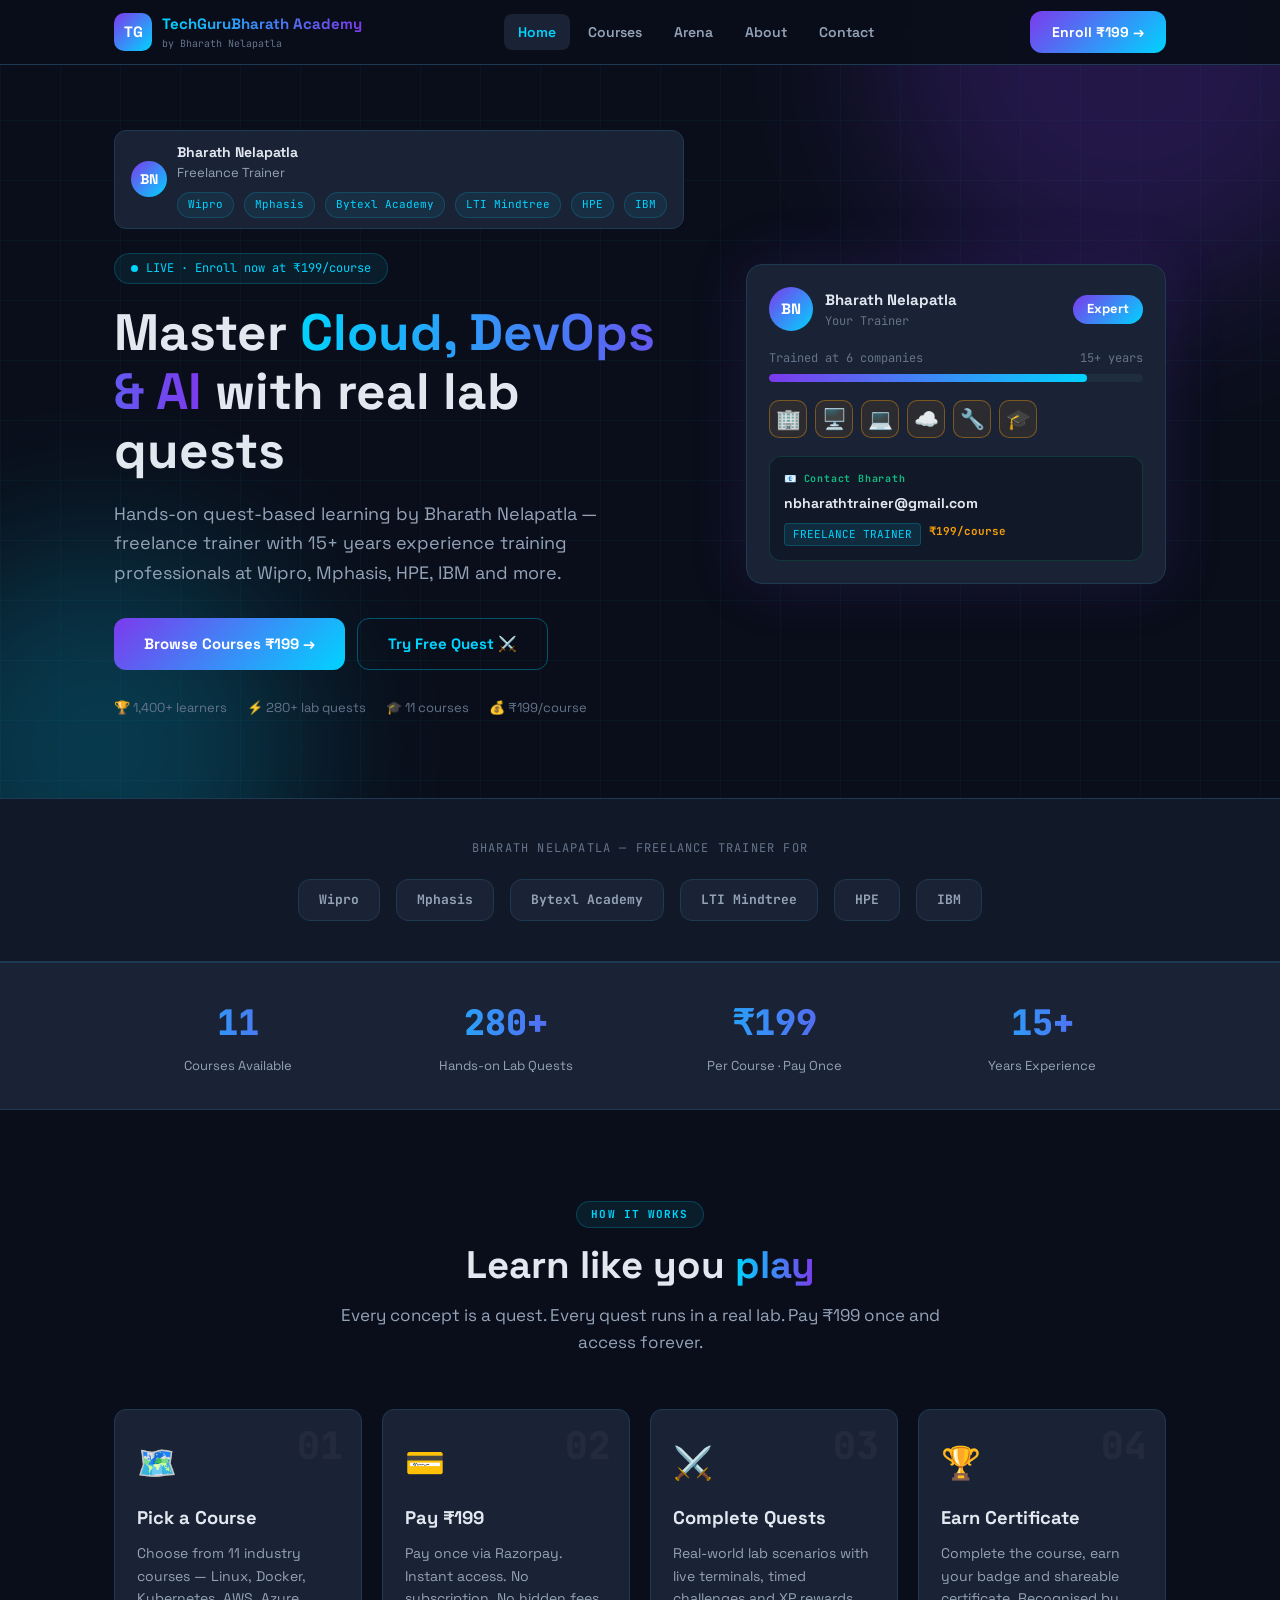
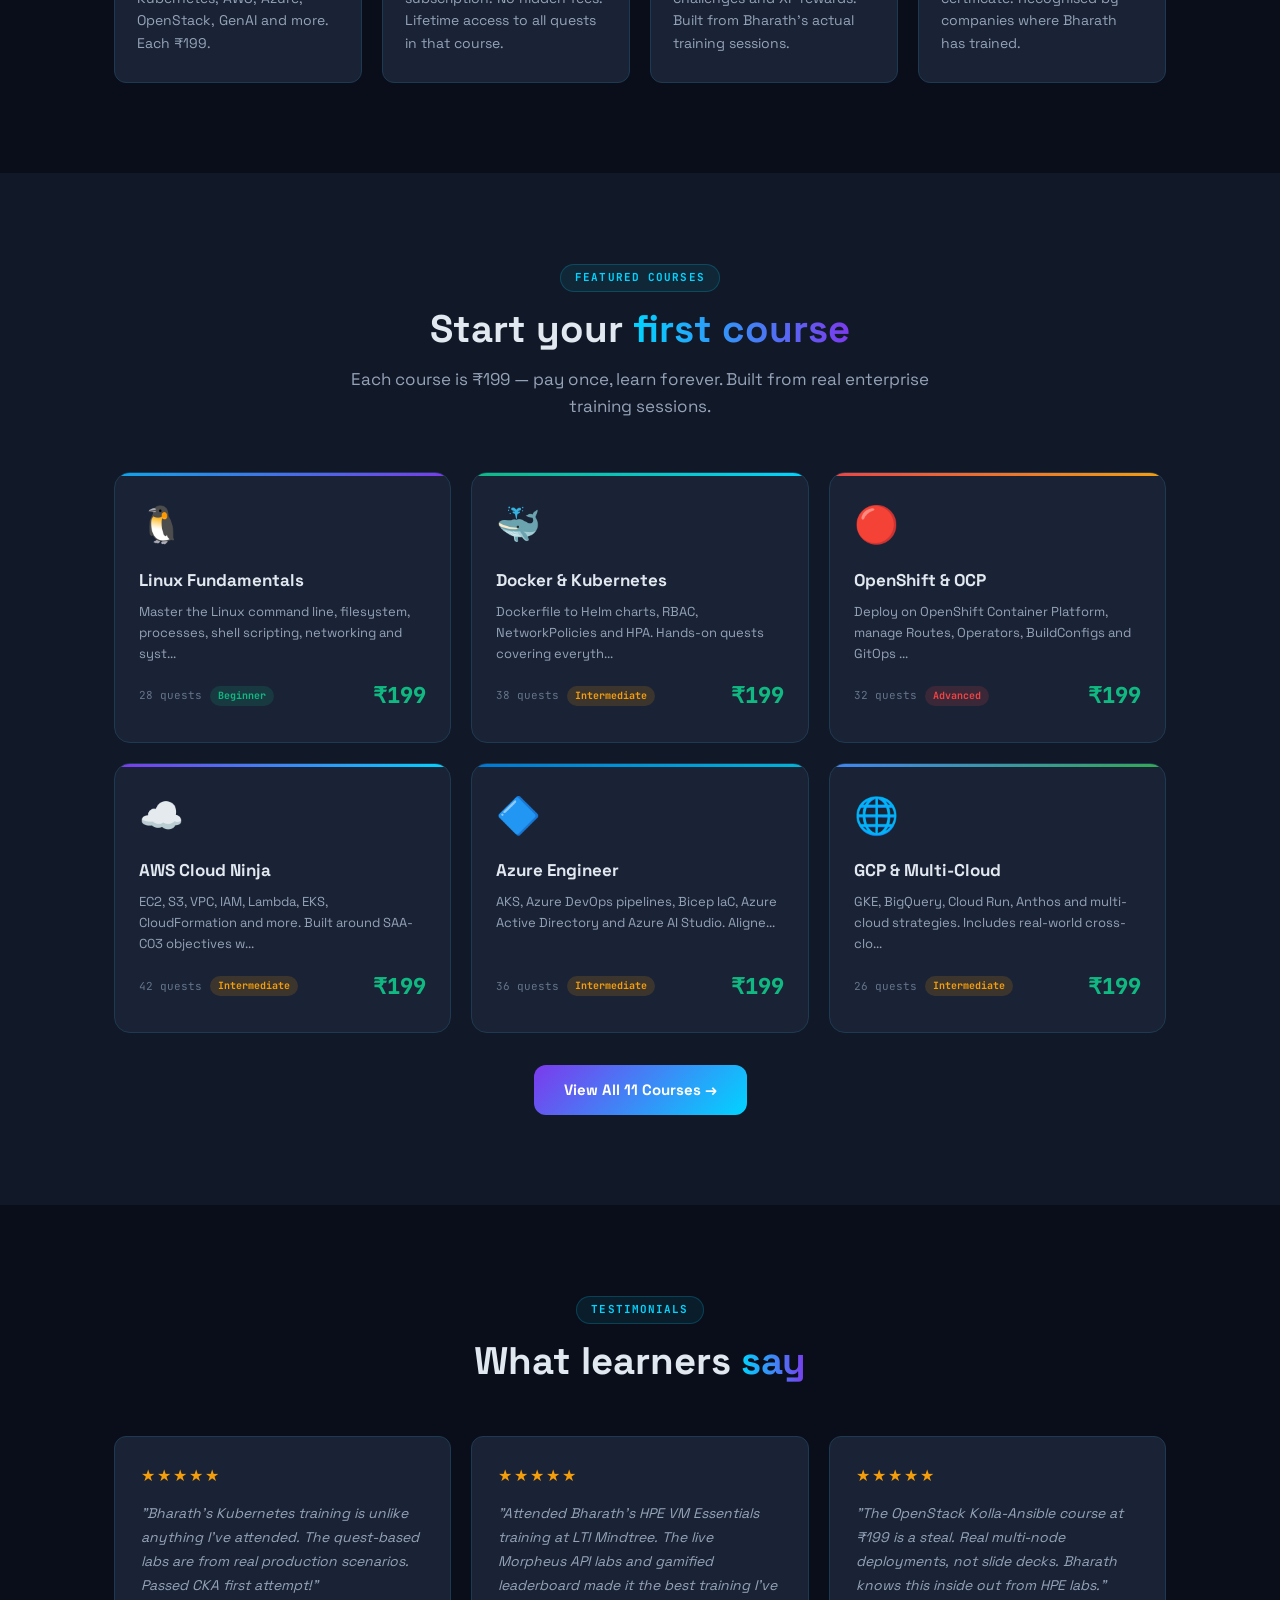
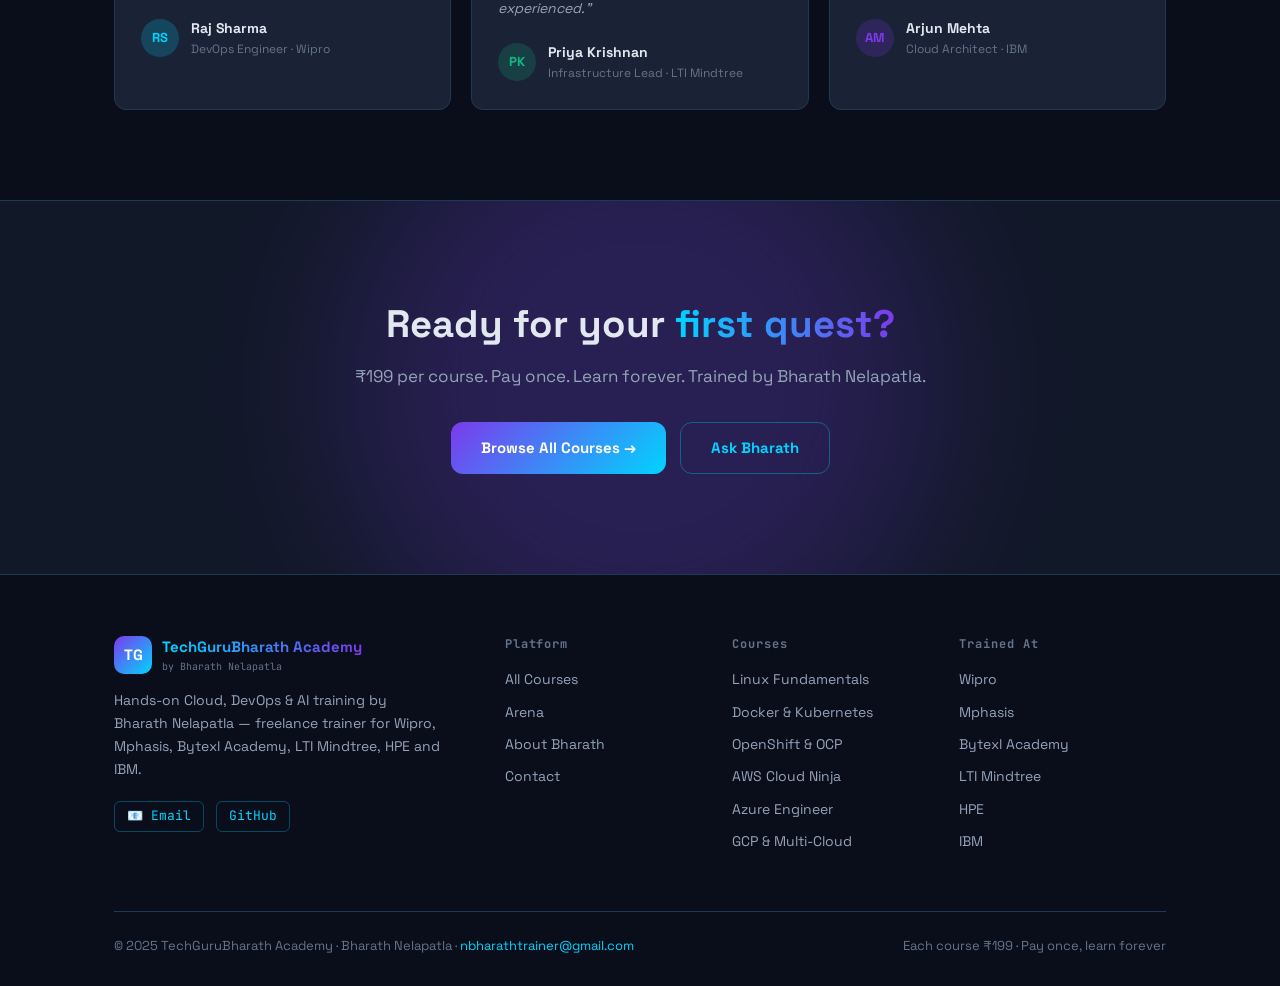
<file: index.html>
<!DOCTYPE html>
<html lang="en">
<head>
<meta charset="UTF-8">
<meta name="viewport" content="width=device-width, initial-scale=1.0">
<title>Level Up Your Cloud Career – TechGuruBharath Academy</title>
<meta name="description" content="Hands-on Cloud, DevOps & AI training by Bharath Nelapatla. Freelance trainer for Wipro, Mphasis, Bytexl Academy, LTI Mindtree, HPE, IBM.">
<link rel="icon" type="image/svg+xml" href="favicon.svg">
<style>
@import url('https://fonts.googleapis.com/css2?family=Space+Grotesk:wght@400;500;600;700&family=JetBrains+Mono:wght@400;500&display=swap');

:root {
  --bg:#0a0e1a;--bg2:#111827;--bg3:#1a2235;--bg4:#1e2d40;
  --accent:#00d4ff;--accent2:#7c3aed;--accent3:#10b981;--accent4:#f59e0b;--accent5:#ef4444;
  --text:#e2e8f0;--text2:#94a3b8;--text3:#64748b;--border:#1e3a52;
  --font:'Space Grotesk',sans-serif;--mono:'JetBrains Mono',monospace;
  --radius:12px;--radius-lg:16px;--shadow:0 4px 24px rgba(0,0,0,.4);
}
*,*::before,*::after{box-sizing:border-box;margin:0;padding:0}
html{scroll-behavior:smooth}
body{background:var(--bg);color:var(--text);font-family:var(--font);font-size:16px;line-height:1.6;overflow-x:hidden}
a{text-decoration:none;color:inherit}
img{max-width:100%;display:block}
.container{max-width:1100px;margin:0 auto;padding:0 24px}
h1{font-size:clamp(2rem,5vw,3.2rem);font-weight:700;line-height:1.15}
h2{font-size:clamp(1.6rem,3.5vw,2.4rem);font-weight:700;line-height:1.2}
h3{font-size:1.15rem;font-weight:700}
.grad-text{background:linear-gradient(90deg,var(--accent),var(--accent2));-webkit-background-clip:text;-webkit-text-fill-color:transparent;background-clip:text}
.btn-primary{display:inline-flex;align-items:center;gap:6px;background:linear-gradient(135deg,var(--accent2),var(--accent));color:#fff;border:none;border-radius:var(--radius);padding:10px 22px;font-size:14px;font-weight:700;cursor:pointer;transition:transform .15s,box-shadow .15s;font-family:var(--font);white-space:nowrap}
.btn-primary:hover{transform:translateY(-2px);box-shadow:0 8px 24px rgba(124,58,237,.4)}
.btn-outline{display:inline-flex;align-items:center;gap:6px;background:transparent;color:var(--accent);border:1.5px solid rgba(0,212,255,.35);border-radius:var(--radius);padding:10px 22px;font-size:14px;font-weight:700;cursor:pointer;transition:background .2s,border-color .2s;font-family:var(--font);white-space:nowrap}
.btn-outline:hover{background:rgba(0,212,255,.08);border-color:var(--accent)}
.btn-lg{padding:13px 30px;font-size:15px}
.btn-pay{display:inline-flex;align-items:center;justify-content:center;gap:8px;background:linear-gradient(135deg,#10b981,#059669);color:#fff;border:none;border-radius:var(--radius);padding:12px 28px;font-size:15px;font-weight:700;cursor:pointer;transition:transform .15s,box-shadow .15s;font-family:var(--font);width:100%;margin-top:16px}
.btn-pay:hover{transform:translateY(-2px);box-shadow:0 8px 24px rgba(16,185,129,.4)}

/* NAV */
.nav{position:fixed;top:0;left:0;right:0;z-index:200;background:rgba(10,14,26,.96);border-bottom:1px solid var(--border);backdrop-filter:blur(14px)}
.nav-container{max-width:1100px;margin:0 auto;padding:0 24px;height:64px;display:flex;align-items:center;justify-content:space-between;gap:20px}
.nav-logo{display:flex;align-items:center;gap:10px;flex-shrink:0}
.logo-icon{width:38px;height:38px;background:linear-gradient(135deg,var(--accent2),var(--accent));border-radius:10px;display:flex;align-items:center;justify-content:center;font-size:15px;font-weight:800;color:#fff;flex-shrink:0}
.nav-title{font-size:15px;font-weight:700;background:linear-gradient(90deg,var(--accent),var(--accent2));-webkit-background-clip:text;-webkit-text-fill-color:transparent}
.nav-sub{font-size:10px;color:var(--text3);font-family:var(--mono)}
.nav-links{display:flex;gap:4px;align-items:center}
.nav-link{padding:7px 14px;border-radius:8px;font-size:14px;font-weight:600;color:var(--text2);transition:all .2s}
.nav-link:hover,.nav-link.active{background:var(--bg3);color:var(--accent)}
.nav-right{display:flex;align-items:center;gap:12px}
.hamburger{display:none;flex-direction:column;gap:5px;background:none;border:none;cursor:pointer;padding:4px}
.hamburger span{display:block;width:22px;height:2px;background:var(--text);border-radius:2px;transition:all .3s}
.hamburger.open span:nth-child(1){transform:rotate(45deg) translate(5px,5px)}
.hamburger.open span:nth-child(2){opacity:0}
.hamburger.open span:nth-child(3){transform:rotate(-45deg) translate(5px,-5px)}
.mobile-menu{display:none;flex-direction:column;background:var(--bg2);border-top:1px solid var(--border);padding:12px 24px 20px}
.mobile-menu.open{display:flex}
.mob-link{padding:12px 0;font-size:15px;font-weight:600;color:var(--text2);border-bottom:1px solid rgba(255,255,255,.04)}
.mob-link:last-child{border:none}
.mob-link.active,.mob-link:hover{color:var(--accent)}

/* HERO */
.hero{position:relative;padding:130px 0 80px;overflow:hidden}
.hero-bg{position:absolute;inset:0;z-index:0}
.grid-overlay{position:absolute;inset:0;background-image:linear-gradient(rgba(0,212,255,.04) 1px,transparent 1px),linear-gradient(90deg,rgba(0,212,255,.04) 1px,transparent 1px);background-size:60px 60px}
.glow-orb{position:absolute;border-radius:50%;filter:blur(80px);opacity:.22;animation:orbFloat 8s ease-in-out infinite}
.orb1{width:500px;height:500px;background:var(--accent2);top:-200px;right:-100px}
.orb2{width:400px;height:400px;background:var(--accent);bottom:-150px;left:-100px;animation-delay:4s}
.orb3{width:600px;height:600px;background:var(--accent2);top:50%;left:50%;transform:translate(-50%,-50%);animation-delay:2s}
@keyframes orbFloat{0%,100%{transform:translateY(0)}50%{transform:translateY(-30px)}}
.hero-inner{position:relative;z-index:1;display:grid;grid-template-columns:1fr 420px;gap:60px;align-items:center}
.hero-tag{display:inline-flex;align-items:center;gap:8px;background:rgba(0,212,255,.08);border:1px solid rgba(0,212,255,.2);border-radius:20px;padding:5px 16px;font-size:12px;font-family:var(--mono);color:var(--accent);margin-bottom:20px}
.pulse-dot{width:7px;height:7px;background:var(--accent);border-radius:50%;animation:pulse 2s infinite}
@keyframes pulse{0%,100%{opacity:1;transform:scale(1)}50%{opacity:.4;transform:scale(1.5)}}
.hero h1{margin-bottom:18px}
.hero-desc{font-size:18px;color:var(--text2);line-height:1.65;margin-bottom:30px;max-width:520px}
.hero-btns{display:flex;gap:12px;flex-wrap:wrap;margin-bottom:28px}
.hero-trust{display:flex;gap:20px;flex-wrap:wrap;font-size:13px;color:var(--text3)}
.trainer-badge{display:inline-flex;align-items:center;gap:10px;background:var(--bg3);border:1px solid var(--border);border-radius:var(--radius);padding:10px 16px;margin-bottom:24px}
.trainer-badge-icon{width:36px;height:36px;border-radius:50%;background:linear-gradient(135deg,var(--accent2),var(--accent));display:flex;align-items:center;justify-content:center;font-size:14px;font-weight:800;color:#fff;flex-shrink:0}
.trainer-badge-text{font-size:13px;color:var(--text2)}.trainer-badge-name{font-size:14px;font-weight:700;color:var(--text)}
.clients-row{display:flex;gap:10px;flex-wrap:wrap;margin-top:8px}
.client-pill{font-size:11px;font-family:var(--mono);background:rgba(0,212,255,.07);border:1px solid rgba(0,212,255,.18);border-radius:20px;padding:3px 10px;color:var(--accent)}

/* XP Card */
.xp-card{background:var(--bg3);border:1px solid var(--border);border-radius:var(--radius-lg);padding:22px;box-shadow:0 0 60px rgba(124,58,237,.15)}
.xp-header{display:flex;align-items:center;gap:12px;margin-bottom:18px}
.xp-avatar{width:44px;height:44px;border-radius:50%;background:linear-gradient(135deg,var(--accent2),var(--accent));display:flex;align-items:center;justify-content:center;font-size:15px;font-weight:800;color:#fff;flex-shrink:0}
.xp-name{font-size:15px;font-weight:700}.xp-track{font-size:12px;color:var(--text3);font-family:var(--mono)}
.xp-badge-lvl{margin-left:auto;background:linear-gradient(135deg,var(--accent2),var(--accent));border-radius:20px;padding:4px 14px;font-size:13px;font-weight:800;color:#fff}
.xp-bar-label{display:flex;justify-content:space-between;font-size:12px;color:var(--text3);font-family:var(--mono);margin-bottom:6px}
.xp-track-bar{height:8px;background:var(--bg4);border-radius:4px;overflow:hidden;margin-bottom:18px}
.xp-fill{height:100%;border-radius:4px;background:linear-gradient(90deg,var(--accent2),var(--accent));transition:width 1.5s ease}
.xp-achievements{display:flex;gap:8px;margin-bottom:18px}
.xp-ach{width:38px;height:38px;border-radius:10px;display:flex;align-items:center;justify-content:center;font-size:20px;border:1px solid var(--border);background:var(--bg2);cursor:default;transition:transform .2s}
.xp-ach:hover{transform:scale(1.15)}
.xp-ach.unlocked{border-color:rgba(245,158,11,.4);background:rgba(245,158,11,.08)}
.xp-ach.locked{opacity:.35;filter:grayscale(.8)}
.active-quest{background:var(--bg2);border-radius:var(--radius);padding:14px;border:1px solid rgba(16,185,129,.2)}
.aq-label{font-size:10px;font-weight:700;letter-spacing:.08em;color:var(--accent3);font-family:var(--mono);margin-bottom:5px}
.aq-name{font-size:14px;font-weight:700;margin-bottom:8px}
.aq-meta{display:flex;gap:8px}
.aq-track{font-size:11px;font-family:var(--mono);background:rgba(0,212,255,.1);border:1px solid rgba(0,212,255,.2);border-radius:4px;padding:2px 8px;color:var(--accent)}
.aq-xp{font-size:11px;font-family:var(--mono);color:var(--accent4);font-weight:700}

/* STATS */
.stats-banner{background:var(--bg3);border-top:1px solid var(--border);border-bottom:1px solid var(--border);padding:32px 0}
.stats-grid{display:grid;grid-template-columns:repeat(4,1fr);gap:20px;text-align:center}
.stat-num{font-size:2.2rem;font-weight:800;font-family:var(--mono);background:linear-gradient(90deg,var(--accent),var(--accent2));-webkit-background-clip:text;-webkit-text-fill-color:transparent}
.stat-label{font-size:13px;color:var(--text2);margin-top:4px}

/* SECTIONS */
.section{padding:90px 0}
.section-dark{background:var(--bg2)}
.section-header{text-align:center;max-width:600px;margin:0 auto 52px}
.section-header h2{margin-bottom:14px}
.section-header p{color:var(--text2);font-size:17px}
.section-tag{display:inline-block;font-size:11px;font-weight:700;letter-spacing:.1em;color:var(--accent);font-family:var(--mono);background:rgba(0,212,255,.08);border:1px solid rgba(0,212,255,.2);border-radius:20px;padding:4px 14px;margin-bottom:14px}

/* HOW IT WORKS */
.how-grid{display:grid;grid-template-columns:repeat(4,1fr);gap:20px}
.how-card{background:var(--bg3);border:1px solid var(--border);border-radius:var(--radius);padding:28px 22px;position:relative;transition:border-color .25s,transform .25s}
.how-card:hover{border-color:var(--accent);transform:translateY(-4px)}
.how-num{position:absolute;top:16px;right:18px;font-size:38px;font-weight:800;font-family:var(--mono);color:rgba(255,255,255,.04);line-height:1}
.how-icon{font-size:32px;margin-bottom:14px}
.how-card h3{margin-bottom:10px}
.how-card p{font-size:14px;color:var(--text2);line-height:1.6}

/* COURSES GRID */
.courses-grid{display:grid;grid-template-columns:repeat(auto-fill,minmax(280px,1fr));gap:20px}
.course-card{background:var(--bg3);border:1px solid var(--border);border-radius:var(--radius-lg);padding:24px;position:relative;overflow:hidden;transition:all .25s;display:flex;flex-direction:column}
.course-card::before{content:'';position:absolute;top:0;left:0;right:0;height:3px;background:linear-gradient(90deg,var(--c1),var(--c2))}
.course-card:hover{border-color:rgba(255,255,255,.15);transform:translateY(-3px);box-shadow:var(--shadow)}
.course-icon{font-size:36px;margin-bottom:12px}
.course-name{font-size:17px;font-weight:700;margin-bottom:8px}
.course-desc{font-size:13px;color:var(--text2);line-height:1.6;margin-bottom:14px;flex:1}
.course-topics{display:flex;flex-wrap:wrap;gap:6px;margin-bottom:16px}
.topic-tag{font-size:11px;font-family:var(--mono);background:rgba(0,212,255,.07);border:1px solid rgba(0,212,255,.18);border-radius:5px;padding:3px 8px;color:var(--accent)}
.course-footer{display:flex;align-items:center;justify-content:space-between;margin-bottom:4px}
.course-meta{display:flex;gap:8px;align-items:center}
.quest-count{font-size:11px;font-family:var(--mono);color:var(--text3)}
.diff-badge{font-size:10px;font-family:var(--mono);font-weight:700;padding:2px 8px;border-radius:20px}
.diff-beginner{background:rgba(16,185,129,.15);color:var(--accent3)}
.diff-intermediate{background:rgba(245,158,11,.15);color:var(--accent4)}
.diff-advanced{background:rgba(239,68,68,.15);color:#ef4444}
.price-tag{font-size:22px;font-weight:800;font-family:var(--mono);color:var(--accent3)}
.price-sub{font-size:11px;color:var(--text3)}

/* TRAINERS ROW */
.clients-section{padding:40px 0}
.clients-label{text-align:center;font-size:12px;font-family:var(--mono);letter-spacing:.1em;color:var(--text3);margin-bottom:20px}
.clients-logos{display:flex;justify-content:center;gap:16px;flex-wrap:wrap}
.client-logo{background:var(--bg3);border:1px solid var(--border);border-radius:var(--radius);padding:10px 20px;font-size:13px;font-weight:700;color:var(--text2);font-family:var(--mono);transition:all .2s}
.client-logo:hover{border-color:var(--accent);color:var(--accent)}

/* TESTIMONIALS */
.testi-grid{display:grid;grid-template-columns:repeat(3,1fr);gap:20px}
.testi-card{background:var(--bg3);border:1px solid var(--border);border-radius:var(--radius);padding:26px;transition:border-color .2s}
.testi-card:hover{border-color:rgba(0,212,255,.25)}
.testi-stars{color:var(--accent4);font-size:16px;margin-bottom:14px;letter-spacing:2px}
.testi-card p{font-size:14px;color:var(--text2);line-height:1.7;margin-bottom:20px;font-style:italic}
.testi-author{display:flex;align-items:center;gap:12px}
.testi-avatar{width:38px;height:38px;border-radius:50%;display:flex;align-items:center;justify-content:center;font-size:13px;font-weight:800;flex-shrink:0}
.testi-name{font-size:14px;font-weight:700}
.testi-role{font-size:12px;color:var(--text3)}

/* CTA */
.cta-section{position:relative;padding:100px 0;overflow:hidden;background:var(--bg2);border-top:1px solid var(--border)}
.cta-bg{position:absolute;inset:0}
.cta-inner{position:relative;z-index:1;text-align:center;max-width:600px;margin:0 auto}
.cta-inner h2{margin-bottom:16px}
.cta-inner p{font-size:17px;color:var(--text2);margin-bottom:32px}
.cta-btns{display:flex;gap:14px;justify-content:center;flex-wrap:wrap}

/* FOOTER */
.footer{background:var(--bg);border-top:1px solid var(--border);padding:60px 0 30px}
.footer-grid{display:grid;grid-template-columns:1fr 2fr;gap:60px;margin-bottom:48px}
.footer-desc{font-size:14px;color:var(--text2);line-height:1.65;margin-bottom:20px}
.footer-links{display:grid;grid-template-columns:repeat(3,1fr);gap:20px}
.footer-heading{font-size:12px;font-weight:700;letter-spacing:.08em;color:var(--text3);font-family:var(--mono);margin-bottom:14px}
.footer-link{display:block;font-size:14px;color:var(--text2);margin-bottom:10px;transition:color .2s}
.footer-link:hover{color:var(--accent)}
.footer-social{display:flex;gap:12px;margin-top:16px}
.social-link{font-size:13px;font-family:var(--mono);color:var(--accent);border:1px solid rgba(0,212,255,.3);border-radius:6px;padding:4px 12px;transition:background .2s}
.social-link:hover{background:rgba(0,212,255,.08)}
.footer-bottom{border-top:1px solid var(--border);padding-top:24px;display:flex;justify-content:space-between;align-items:center;font-size:13px;color:var(--text3);flex-wrap:wrap;gap:10px}

/* PAGE HERO */
.page-hero{padding:120px 0 60px;background:var(--bg2);border-bottom:1px solid var(--border);position:relative;overflow:hidden}
.page-hero .container{position:relative;z-index:1}
.page-hero h1{margin-bottom:14px}
.page-hero p{font-size:17px;color:var(--text2);max-width:560px}

/* ABOUT PAGE */
.about-grid{display:grid;grid-template-columns:360px 1fr;gap:48px;align-items:start}
.about-profile{background:var(--bg3);border:1px solid var(--border);border-radius:var(--radius-lg);padding:28px;text-align:center}
.about-avatar{width:100px;height:100px;border-radius:50%;background:linear-gradient(135deg,var(--accent2),var(--accent));display:flex;align-items:center;justify-content:center;font-size:38px;font-weight:800;color:#fff;margin:0 auto 16px}
.about-name{font-size:22px;font-weight:700;margin-bottom:4px}
.about-role{font-size:14px;color:var(--accent);font-family:var(--mono);margin-bottom:16px}
.about-email{font-size:13px;color:var(--text2);font-family:var(--mono);background:var(--bg2);border:1px solid var(--border);border-radius:8px;padding:8px 14px;margin-bottom:16px}
.client-badges{display:flex;flex-wrap:wrap;gap:8px;justify-content:center;margin-top:14px}
.client-b{font-size:12px;font-weight:700;font-family:var(--mono);background:rgba(124,58,237,.12);border:1px solid rgba(124,58,237,.3);border-radius:6px;padding:4px 12px;color:var(--accent2)}
.about-card{background:var(--bg3);border:1px solid var(--border);border-radius:var(--radius);padding:22px;margin-bottom:16px}
.timeline{position:relative;padding-left:28px}
.timeline::before{content:'';position:absolute;left:0;top:0;bottom:0;width:2px;background:linear-gradient(180deg,var(--accent2),var(--accent));border-radius:2px;opacity:.5}
.tl-item{position:relative;margin-bottom:28px}
.tl-item::before{content:'';position:absolute;left:-33px;top:4px;width:10px;height:10px;border-radius:50%;background:var(--accent);box-shadow:0 0 10px var(--accent)}
.tl-year{font-size:11px;font-family:var(--mono);color:var(--accent);font-weight:700;margin-bottom:4px}
.tl-title{font-size:15px;font-weight:700;margin-bottom:4px}
.tl-desc{font-size:13px;color:var(--text2);line-height:1.6}
.tags-wrap{display:flex;flex-wrap:wrap;gap:8px;margin-top:12px}
.skill-tag{font-size:12px;font-family:var(--mono);background:rgba(0,212,255,.08);border:1px solid rgba(0,212,255,.2);border-radius:6px;padding:4px 12px;color:var(--accent)}

/* CONTACT FORM */
.contact-form{background:var(--bg3);border:1px solid var(--border);border-radius:var(--radius-lg);padding:32px}
.form-group{margin-bottom:18px}
.form-label{display:block;font-size:12px;font-weight:700;color:var(--text3);margin-bottom:6px;font-family:var(--mono);letter-spacing:.04em}
.form-input{width:100%;background:var(--bg2);border:1px solid var(--border);border-radius:var(--radius);padding:12px 16px;font-size:14px;color:var(--text);font-family:var(--font);transition:border-color .2s;outline:none}
.form-input:focus{border-color:var(--accent)}
.form-input::placeholder{color:var(--text3)}
textarea.form-input{min-height:130px;resize:vertical}
select.form-input option{background:var(--bg2)}
.form-row{display:grid;grid-template-columns:1fr 1fr;gap:14px}
.contact-info-card{background:var(--bg3);border:1px solid var(--border);border-radius:var(--radius);padding:18px 20px;display:flex;align-items:center;gap:14px;margin-bottom:12px;transition:border-color .2s}
.contact-info-card:hover{border-color:var(--accent)}
.ci-icon{font-size:24px;width:40px;text-align:center}
.ci-label{font-size:11px;color:var(--text3);font-family:var(--mono);margin-bottom:3px}
.ci-val{font-size:14px;font-weight:700;color:var(--accent)}

/* THANK YOU PAGE */
.thankyou-wrap{min-height:100vh;display:flex;align-items:center;justify-content:center;padding:40px 24px}
.thankyou-card{background:var(--bg3);border:1px solid rgba(16,185,129,.3);border-radius:var(--radius-lg);padding:48px;max-width:560px;width:100%;text-align:center;box-shadow:0 0 60px rgba(16,185,129,.1)}
.ty-icon{font-size:64px;margin-bottom:20px}
.ty-title{font-size:28px;font-weight:700;margin-bottom:12px}
.ty-course{display:inline-block;background:rgba(16,185,129,.1);border:1px solid rgba(16,185,129,.3);border-radius:var(--radius);padding:8px 20px;font-family:var(--mono);font-size:14px;color:var(--accent3);margin-bottom:20px}
.ty-desc{font-size:15px;color:var(--text2);line-height:1.7;margin-bottom:28px}
.ty-steps{background:var(--bg2);border-radius:var(--radius);padding:20px;text-align:left;margin-bottom:28px}
.ty-step{display:flex;gap:12px;padding:10px 0;border-bottom:1px solid rgba(255,255,255,.04);font-size:14px;color:var(--text2)}
.ty-step:last-child{border:none}
.ty-step-num{width:24px;height:24px;border-radius:50%;background:linear-gradient(135deg,var(--accent2),var(--accent));display:flex;align-items:center;justify-content:center;font-size:12px;font-weight:800;color:#fff;flex-shrink:0;margin-top:1px}

/* TERMINAL */
.terminal{background:#0d1117;border:1px solid #30363d;border-radius:var(--radius);padding:18px;font-family:var(--mono);font-size:13px}
.terminal-bar{display:flex;gap:7px;margin-bottom:14px}
.term-dot{width:11px;height:11px;border-radius:50%}
.term-cmd{color:#7ee787;margin-bottom:4px}
.term-out{color:#8b949e}
.term-hint{color:#e3b341;margin-top:4px}
.term-err{color:#f85149}
.choice-btn{display:flex;align-items:center;gap:12px;width:100%;background:var(--bg2);border:1px solid var(--border);border-radius:var(--radius);padding:14px 18px;cursor:pointer;font-size:14px;color:var(--text);text-align:left;transition:all .2s;font-family:var(--font);margin-bottom:10px}
.choice-btn:hover{border-color:var(--accent);background:rgba(0,212,255,.04)}
.choice-btn.correct{border-color:var(--accent3);background:rgba(16,185,129,.08);color:var(--accent3)}
.choice-btn.wrong{border-color:var(--accent5);background:rgba(239,68,68,.08);color:var(--accent5)}
.choice-btn.disabled{pointer-events:none}
.choice-key{min-width:28px;height:28px;border-radius:7px;background:var(--bg3);border:1px solid var(--border);display:flex;align-items:center;justify-content:center;font-size:12px;font-weight:800;font-family:var(--mono);flex-shrink:0}
.feedback-box{display:none;padding:16px;border-radius:var(--radius);font-size:14px;line-height:1.6;margin-top:16px}
.feedback-box.correct{background:rgba(16,185,129,.08);border:1px solid rgba(16,185,129,.3);color:var(--accent3)}
.feedback-box.wrong{background:rgba(239,68,68,.08);border:1px solid rgba(239,68,68,.3);color:var(--accent5)}

/* LEADERBOARD */
.lb-row{display:flex;align-items:center;gap:12px;padding:10px 14px;border-radius:var(--radius);transition:background .2s}
.lb-row:hover{background:var(--bg2)}
.lb-row.you{background:rgba(124,58,237,.12);border:1px solid rgba(124,58,237,.25)}
.lb-rank{font-size:13px;font-family:var(--mono);font-weight:800;width:24px;color:var(--text3)}
.lb-rank.gold{color:var(--accent4)}.lb-rank.silver{color:#94a3b8}.lb-rank.bronze{color:#b45309}
.lb-avatar{width:32px;height:32px;border-radius:50%;display:flex;align-items:center;justify-content:center;font-size:12px;font-weight:800;flex-shrink:0}
.lb-name{font-size:14px;font-weight:600;flex:1}
.lb-you-tag{font-size:10px;color:var(--accent2);font-family:var(--mono);margin-left:6px}
.lb-xp{font-size:13px;font-weight:800;font-family:var(--mono);color:var(--accent4)}
.lb-bar{height:3px;background:var(--bg4);border-radius:2px;margin:2px 0 10px;overflow:hidden}
.lb-fill{height:100%;background:linear-gradient(90deg,var(--accent2),var(--accent4));border-radius:2px}
.ach-grid{display:grid;grid-template-columns:repeat(auto-fill,minmax(110px,1fr));gap:10px}
.ach-card{background:var(--bg2);border:1px solid var(--border);border-radius:var(--radius);padding:16px 12px;text-align:center;transition:all .2s}
.ach-card:hover{transform:translateY(-2px)}
.ach-card.unlocked{border-color:rgba(245,158,11,.4);background:rgba(245,158,11,.05)}
.ach-card.locked{opacity:.4;filter:grayscale(.8)}
.ach-icon{font-size:30px;margin-bottom:8px}
.ach-name{font-size:12px;font-weight:700;margin-bottom:3px}
.ach-pts{font-size:11px;font-family:var(--mono);color:var(--accent4)}
.ach-tag{font-size:11px;color:var(--text3)}

/* ARENA */
.arena-layout{display:grid;grid-template-columns:1fr 340px;gap:24px}
.quest-panel{background:var(--bg3);border:1px solid var(--border);border-radius:var(--radius-lg);padding:24px;margin-bottom:24px}
.quest-track-badge{font-size:11px;font-weight:800;font-family:var(--mono);letter-spacing:.08em;background:rgba(16,185,129,.15);border:1px solid rgba(16,185,129,.3);border-radius:6px;padding:3px 12px;color:#10b981}
.quest-xp-badge{font-size:13px;font-weight:800;font-family:var(--mono);color:var(--accent4)}
.panel-box{background:var(--bg3);border:1px solid var(--border);border-radius:var(--radius-lg);padding:20px;margin-bottom:20px}
.panel-title{font-size:12px;font-weight:800;font-family:var(--mono);letter-spacing:.08em;color:var(--text3);margin-bottom:16px}
.tab-row{display:flex;gap:0;margin-bottom:16px;border-bottom:1px solid var(--border)}
.tab-btn{padding:8px 14px;font-size:13px;font-weight:600;color:var(--text3);cursor:pointer;border:none;background:none;border-bottom:2px solid transparent;transition:all .2s;font-family:var(--font)}
.tab-btn:hover,.tab-btn.active{color:var(--accent);border-bottom-color:var(--accent)}
.tab-content{display:none}
.tab-content.active{display:block}
.streak-row{display:flex;gap:6px;margin-bottom:14px}
.streak-day{width:28px;height:28px;border-radius:7px;display:flex;align-items:center;justify-content:center;font-size:14px;border:1px solid var(--border);background:var(--bg2)}
.streak-day.done{background:rgba(245,158,11,.15);border-color:rgba(245,158,11,.3)}

/* PRICING */
.pricing-grid{display:grid;grid-template-columns:repeat(3,1fr);gap:20px}
.price-card{background:var(--bg3);border:1px solid var(--border);border-radius:var(--radius-lg);padding:28px;position:relative;transition:border-color .25s}
.price-card:hover{border-color:rgba(255,255,255,.15)}
.price-card.featured{border-color:rgba(124,58,237,.5);background:rgba(124,58,237,.05)}
.price-popular{position:absolute;top:-13px;left:50%;transform:translateX(-50%);background:linear-gradient(135deg,var(--accent2),var(--accent));border-radius:20px;padding:4px 20px;font-size:12px;font-weight:800;color:#fff;white-space:nowrap}
.price-tier{font-size:11px;font-weight:800;letter-spacing:.1em;color:var(--text3);font-family:var(--mono);margin-bottom:10px}
.price-amt{font-size:38px;font-weight:800;font-family:var(--mono);margin-bottom:4px}
.price-period{font-size:13px;color:var(--text2);margin-bottom:20px}
.price-sep{height:1px;background:var(--border);margin:20px 0}
.price-feat{font-size:13px;color:var(--text2);padding:6px 0;display:flex;align-items:flex-start;gap:10px;line-height:1.5}
.price-feat .ok{color:var(--accent3);font-weight:700;flex-shrink:0}
.price-feat .no{opacity:.35;flex-shrink:0}

/* RESPONSIVE */
@media(max-width:900px){
  .hero-inner{grid-template-columns:1fr}
  .hero-visual{display:none}
  .how-grid{grid-template-columns:1fr 1fr}
  .stats-grid{grid-template-columns:1fr 1fr}
  .testi-grid{grid-template-columns:1fr}
  .pricing-grid{grid-template-columns:1fr}
  .footer-grid{grid-template-columns:1fr;gap:30px}
  .footer-links{grid-template-columns:1fr 1fr 1fr}
  .arena-layout{grid-template-columns:1fr}
  .about-grid{grid-template-columns:1fr}
  .form-row{grid-template-columns:1fr}
}
@media(max-width:640px){
  .nav-links{display:none}
  .hamburger{display:flex}
  .how-grid{grid-template-columns:1fr}
  .courses-grid{grid-template-columns:1fr}
  .stats-grid{grid-template-columns:1fr 1fr}
  .footer-links{grid-template-columns:1fr 1fr}
  .hero-btns,.cta-btns{flex-direction:column}
  .clients-logos{gap:8px}
}

</style>
</head>
<body>
<nav class="nav" id="mainNav">
  <div class="nav-container">
    <a href="index.html" class="nav-logo">
      <div class="logo-icon">TG</div>
      <div><div class="nav-title">TechGuruBharath Academy</div><div class="nav-sub">by Bharath Nelapatla</div></div>
    </a>
    <div class="nav-links"><a href="index.html" class="nav-link active">Home</a>
<a href="courses.html" class="nav-link">Courses</a>
<a href="arena.html" class="nav-link">Arena</a>
<a href="about.html" class="nav-link">About</a>
<a href="contact.html" class="nav-link">Contact</a></div>
    <div class="nav-right">
      <a href="courses.html" class="btn-primary">Enroll ₹199 →</a>
      <button class="hamburger" id="hamburger"><span></span><span></span><span></span></button>
    </div>
  </div>
  <div class="mobile-menu" id="mobileMenu"><a href="index.html" class="mob-link active">Home</a>
<a href="courses.html" class="mob-link">Courses</a>
<a href="arena.html" class="mob-link">Arena</a>
<a href="about.html" class="mob-link">About</a>
<a href="contact.html" class="mob-link">Contact</a></div>
</nav>

<section class="hero">
  <div class="hero-bg"><div class="grid-overlay"></div><div class="glow-orb orb1"></div><div class="glow-orb orb2"></div></div>
  <div class="container">
    <div class="hero-inner">
      <div class="hero-text">
        <div class="trainer-badge">
          <div class="trainer-badge-icon">BN</div>
          <div>
            <div class="trainer-badge-name">Bharath Nelapatla</div>
            <div class="trainer-badge-text">Freelance Trainer</div>
            <div class="clients-row"><span class="client-pill">Wipro</span><span class="client-pill">Mphasis</span><span class="client-pill">Bytexl Academy</span><span class="client-pill">LTI Mindtree</span><span class="client-pill">HPE</span><span class="client-pill">IBM</span></div>
          </div>
        </div>
        <div class="hero-tag"><span class="pulse-dot"></span> LIVE · Enroll now at ₹199/course</div>
        <h1>Master <span class="grad-text">Cloud, DevOps & AI</span> with real lab quests</h1>
        <p class="hero-desc">Hands-on quest-based learning by Bharath Nelapatla — freelance trainer with 15+ years experience training professionals at Wipro, Mphasis, HPE, IBM and more.</p>
        <div class="hero-btns">
          <a href="courses.html" class="btn-primary btn-lg">Browse Courses ₹199 →</a>
          <a href="arena.html" class="btn-outline btn-lg">Try Free Quest ⚔️</a>
        </div>
        <div class="hero-trust"><span>🏆 1,400+ learners</span><span>⚡ 280+ lab quests</span><span>🎓 11 courses</span><span>💰 ₹199/course</span></div>
      </div>
      <div class="hero-visual">
        <div class="xp-card">
          <div class="xp-header">
            <div class="xp-avatar">BN</div>
            <div><div class="xp-name">Bharath Nelapatla</div><div class="xp-track">Your Trainer</div></div>
            <div class="xp-badge-lvl">Expert</div>
          </div>
          <div class="xp-bar-label"><span>Trained at 6 companies</span><span>15+ years</span></div>
          <div class="xp-track-bar"><div class="xp-fill" style="width:0"></div></div>
          <div class="xp-achievements">
            <div class="xp-ach unlocked" title="Wipro">🏢</div>
            <div class="xp-ach unlocked" title="HPE">🖥️</div>
            <div class="xp-ach unlocked" title="IBM">💻</div>
            <div class="xp-ach unlocked" title="Mphasis">☁️</div>
            <div class="xp-ach unlocked" title="LTI Mindtree">🔧</div>
            <div class="xp-ach unlocked" title="Bytexl Academy">🎓</div>
          </div>
          <div class="active-quest">
            <div class="aq-label">📧 Contact Bharath</div>
            <div class="aq-name">nbharathtrainer@gmail.com</div>
            <div class="aq-meta"><span class="aq-track">FREELANCE TRAINER</span><span class="aq-xp">₹199/course</span></div>
          </div>
        </div>
      </div>
    </div>
  </div>
</section>

<section class="clients-section" style="background:var(--bg2);border-top:1px solid var(--border);border-bottom:1px solid var(--border)">
  <div class="container">
    <div class="clients-label">BHARATH NELAPATLA — FREELANCE TRAINER FOR</div>
    <div class="clients-logos"><div class="client-logo">Wipro</div><div class="client-logo">Mphasis</div><div class="client-logo">Bytexl Academy</div><div class="client-logo">LTI Mindtree</div><div class="client-logo">HPE</div><div class="client-logo">IBM</div></div>
  </div>
</section>

<section class="stats-banner">
  <div class="container">
    <div class="stats-grid">
      <div class="stat-item"><div class="stat-num">11</div><div class="stat-label">Courses Available</div></div>
      <div class="stat-item"><div class="stat-num">280+</div><div class="stat-label">Hands-on Lab Quests</div></div>
      <div class="stat-item"><div class="stat-num">₹199</div><div class="stat-label">Per Course · Pay Once</div></div>
      <div class="stat-item"><div class="stat-num">15+</div><div class="stat-label">Years Experience</div></div>
    </div>
  </div>
</section>

<section class="section" id="how">
  <div class="container">
    <div class="section-header">
      <div class="section-tag">HOW IT WORKS</div>
      <h2>Learn like you <span class="grad-text">play</span></h2>
      <p>Every concept is a quest. Every quest runs in a real lab. Pay ₹199 once and access forever.</p>
    </div>
    <div class="how-grid">
      <div class="how-card"><div class="how-num">01</div><div class="how-icon">🗺️</div><h3>Pick a Course</h3><p>Choose from 11 industry courses — Linux, Docker, Kubernetes, AWS, Azure, OpenStack, GenAI and more. Each ₹199.</p></div>
      <div class="how-card"><div class="how-num">02</div><div class="how-icon">💳</div><h3>Pay ₹199</h3><p>Pay once via Razorpay. Instant access. No subscription. No hidden fees. Lifetime access to all quests in that course.</p></div>
      <div class="how-card"><div class="how-num">03</div><div class="how-icon">⚔️</div><h3>Complete Quests</h3><p>Real-world lab scenarios with live terminals, timed challenges and XP rewards. Built from Bharath's actual training sessions.</p></div>
      <div class="how-card"><div class="how-num">04</div><div class="how-icon">🏆</div><h3>Earn Certificate</h3><p>Complete the course, earn your badge and shareable certificate. Recognised by companies where Bharath has trained.</p></div>
    </div>
  </div>
</section>

<section class="section section-dark">
  <div class="container">
    <div class="section-header">
      <div class="section-tag">FEATURED COURSES</div>
      <h2>Start your <span class="grad-text">first course</span></h2>
      <p>Each course is ₹199 — pay once, learn forever. Built from real enterprise training sessions.</p>
    </div>
    <div class="courses-grid"><a href="courses.html#linux" class="course-card" style="--c1:#0ea5e9;--c2:#7c3aed">
  <div class="course-icon">🐧</div>
  <div class="course-name">Linux Fundamentals</div>
  <div class="course-desc">Master the Linux command line, filesystem, processes, shell scripting, networking and syst...</div>
  <div class="course-footer">
    <div class="course-meta"><span class="quest-count">28 quests</span><span class="diff-badge diff-beginner">Beginner</span></div>
    <div><div class="price-tag">₹199</div></div>
  </div>
</a><a href="courses.html#docker" class="course-card" style="--c1:#10b981;--c2:#00d4ff">
  <div class="course-icon">🐳</div>
  <div class="course-name">Docker & Kubernetes</div>
  <div class="course-desc">Dockerfile to Helm charts, RBAC, NetworkPolicies and HPA. Hands-on quests covering everyth...</div>
  <div class="course-footer">
    <div class="course-meta"><span class="quest-count">38 quests</span><span class="diff-badge diff-intermediate">Intermediate</span></div>
    <div><div class="price-tag">₹199</div></div>
  </div>
</a><a href="courses.html#openshift" class="course-card" style="--c1:#ef4444;--c2:#f59e0b">
  <div class="course-icon">🔴</div>
  <div class="course-name">OpenShift & OCP</div>
  <div class="course-desc">Deploy on OpenShift Container Platform, manage Routes, Operators, BuildConfigs and GitOps ...</div>
  <div class="course-footer">
    <div class="course-meta"><span class="quest-count">32 quests</span><span class="diff-badge diff-advanced">Advanced</span></div>
    <div><div class="price-tag">₹199</div></div>
  </div>
</a><a href="courses.html#aws" class="course-card" style="--c1:#7c3aed;--c2:#00d4ff">
  <div class="course-icon">☁️</div>
  <div class="course-name">AWS Cloud Ninja</div>
  <div class="course-desc">EC2, S3, VPC, IAM, Lambda, EKS, CloudFormation and more. Built around SAA-C03 objectives w...</div>
  <div class="course-footer">
    <div class="course-meta"><span class="quest-count">42 quests</span><span class="diff-badge diff-intermediate">Intermediate</span></div>
    <div><div class="price-tag">₹199</div></div>
  </div>
</a><a href="courses.html#azure" class="course-card" style="--c1:#0078d4;--c2:#00b4d8">
  <div class="course-icon">🔷</div>
  <div class="course-name">Azure Engineer</div>
  <div class="course-desc">AKS, Azure DevOps pipelines, Bicep IaC, Azure Active Directory and Azure AI Studio. Aligne...</div>
  <div class="course-footer">
    <div class="course-meta"><span class="quest-count">36 quests</span><span class="diff-badge diff-intermediate">Intermediate</span></div>
    <div><div class="price-tag">₹199</div></div>
  </div>
</a><a href="courses.html#gcp" class="course-card" style="--c1:#4285f4;--c2:#34a853">
  <div class="course-icon">🌐</div>
  <div class="course-name">GCP & Multi-Cloud</div>
  <div class="course-desc">GKE, BigQuery, Cloud Run, Anthos and multi-cloud strategies. Includes real-world cross-clo...</div>
  <div class="course-footer">
    <div class="course-meta"><span class="quest-count">26 quests</span><span class="diff-badge diff-intermediate">Intermediate</span></div>
    <div><div class="price-tag">₹199</div></div>
  </div>
</a></div>
    <div style="text-align:center;margin-top:32px">
      <a href="courses.html" class="btn-primary btn-lg">View All 11 Courses →</a>
    </div>
  </div>
</section>

<section class="section">
  <div class="container">
    <div class="section-header">
      <div class="section-tag">TESTIMONIALS</div>
      <h2>What learners <span class="grad-text">say</span></h2>
    </div>
    <div class="testi-grid">
      <div class="testi-card"><div class="testi-stars">★★★★★</div><p>"Bharath's Kubernetes training is unlike anything I've attended. The quest-based labs are from real production scenarios. Passed CKA first attempt!"</p><div class="testi-author"><div class="testi-avatar" style="background:rgba(0,212,255,.2);color:#00d4ff">RS</div><div><div class="testi-name">Raj Sharma</div><div class="testi-role">DevOps Engineer · Wipro</div></div></div></div>
      <div class="testi-card"><div class="testi-stars">★★★★★</div><p>"Attended Bharath's HPE VM Essentials training at LTI Mindtree. The live Morpheus API labs and gamified leaderboard made it the best training I've experienced."</p><div class="testi-author"><div class="testi-avatar" style="background:rgba(16,185,129,.2);color:#10b981">PK</div><div><div class="testi-name">Priya Krishnan</div><div class="testi-role">Infrastructure Lead · LTI Mindtree</div></div></div></div>
      <div class="testi-card"><div class="testi-stars">★★★★★</div><p>"The OpenStack Kolla-Ansible course at ₹199 is a steal. Real multi-node deployments, not slide decks. Bharath knows this inside out from HPE labs."</p><div class="testi-author"><div class="testi-avatar" style="background:rgba(124,58,237,.2);color:#7c3aed">AM</div><div><div class="testi-name">Arjun Mehta</div><div class="testi-role">Cloud Architect · IBM</div></div></div></div>
    </div>
  </div>
</section>

<section class="cta-section">
  <div class="cta-bg"><div class="glow-orb orb3"></div></div>
  <div class="container">
    <div class="cta-inner">
      <h2>Ready for your <span class="grad-text">first quest?</span></h2>
      <p>₹199 per course. Pay once. Learn forever. Trained by Bharath Nelapatla.</p>
      <div class="cta-btns">
        <a href="courses.html" class="btn-primary btn-lg">Browse All Courses →</a>
        <a href="contact.html" class="btn-outline btn-lg">Ask Bharath</a>
      </div>
    </div>
  </div>
</section>

<footer class="footer">
  <div class="container">
    <div class="footer-grid">
      <div>
        <a href="index.html" class="nav-logo" style="display:inline-flex;margin-bottom:14px">
          <div class="logo-icon">TG</div>
          <div><div class="nav-title">TechGuruBharath Academy</div><div class="nav-sub">by Bharath Nelapatla</div></div>
        </a>
        <p class="footer-desc">Hands-on Cloud, DevOps & AI training by Bharath Nelapatla — freelance trainer for Wipro, Mphasis, Bytexl Academy, LTI Mindtree, HPE and IBM.</p>
        <div class="footer-social">
          <a href="mailto:nbharathtrainer@gmail.com" class="social-link">📧 Email</a>
          <a href="https://github.com/Bharathtrainer" target="_blank" rel="noopener" class="social-link">GitHub</a>
        </div>
      </div>
      <div class="footer-links">
        <div class="footer-col">
          <div class="footer-heading">Platform</div>
          <a href="courses.html" class="footer-link">All Courses</a>
          <a href="arena.html" class="footer-link">Arena</a>
          <a href="about.html" class="footer-link">About Bharath</a>
          <a href="contact.html" class="footer-link">Contact</a>
        </div>
        <div class="footer-col">
          <div class="footer-heading">Courses</div>
          <a href="courses.html#linux" class="footer-link">Linux Fundamentals</a>
<a href="courses.html#docker" class="footer-link">Docker & Kubernetes</a>
<a href="courses.html#openshift" class="footer-link">OpenShift & OCP</a>
<a href="courses.html#aws" class="footer-link">AWS Cloud Ninja</a>
<a href="courses.html#azure" class="footer-link">Azure Engineer</a>
<a href="courses.html#gcp" class="footer-link">GCP & Multi-Cloud</a>
        </div>
        <div class="footer-col">
          <div class="footer-heading">Trained At</div>
          <span class="footer-link" style="display:block;cursor:default">Wipro</span><span class="footer-link" style="display:block;cursor:default">Mphasis</span><span class="footer-link" style="display:block;cursor:default">Bytexl Academy</span><span class="footer-link" style="display:block;cursor:default">LTI Mindtree</span><span class="footer-link" style="display:block;cursor:default">HPE</span><span class="footer-link" style="display:block;cursor:default">IBM</span>
        </div>
      </div>
    </div>
    <div class="footer-bottom">
      <span>© 2025 TechGuruBharath Academy · Bharath Nelapatla · <a href="mailto:nbharathtrainer@gmail.com" style="color:var(--accent)">nbharathtrainer@gmail.com</a></span>
      <span>Each course ₹199 · Pay once, learn forever</span>
    </div>
  </div>
</footer>
<script>
// TechGuruBharath Academy – Bharath Nelapatla

// Mobile menu
const hamburger = document.getElementById('hamburger');
const mobileMenu = document.getElementById('mobileMenu');
if(hamburger && mobileMenu){
  hamburger.addEventListener('click',()=>{
    hamburger.classList.toggle('open');
    mobileMenu.classList.toggle('open');
  });
}

// Sticky nav shadow
window.addEventListener('scroll',()=>{
  const nav = document.getElementById('mainNav');
  if(nav) nav.style.boxShadow = window.scrollY>10?'0 2px 20px rgba(0,0,0,.5)':'none';
});

// XP bar animation
window.addEventListener('load',()=>{
  const fill = document.querySelector('.xp-fill');
  if(fill){fill.style.width='0';setTimeout(()=>fill.style.width='85%',400);}
});

// Quest answer handler
window.answerQuest = function(idx, correct, expl){
  const btns = document.querySelectorAll('.choice-btn');
  const fb = document.getElementById('quest-feedback');
  btns.forEach((b,i)=>{
    b.classList.add('disabled');
    if(i===correct) b.classList.add('correct');
    else if(i===idx && idx!==correct) b.classList.add('wrong');
  });
  if(fb){
    fb.style.display='block';
    if(idx===correct){
      fb.className='feedback-box correct';
      fb.innerHTML='✅ <strong>Correct!</strong><br>'+(expl?.correct||'');
      const nb = document.getElementById('next-quest-btn');
      if(nb) nb.style.display='inline-flex';
    } else {
      fb.className='feedback-box wrong';
      fb.innerHTML='❌ <strong>Not quite.</strong> '+(expl?.wrong||'Review and try the next quest!');
    }
    fb.scrollIntoView({behavior:'smooth',block:'nearest'});
  }
};

// Trainer action buttons
window.trainerAction = function(btn, msg){
  btn.textContent=msg;btn.disabled=true;btn.style.opacity='.7';
};

// Scroll reveal
const observer = new IntersectionObserver(entries=>{
  entries.forEach(e=>{
    if(e.isIntersecting){
      e.target.style.opacity='1';
      e.target.style.transform='translateY(0)';
      observer.unobserve(e.target);
    }
  });
},{threshold:0.1});
document.querySelectorAll('.how-card,.course-card,.testi-card,.price-card,.ach-card').forEach(el=>{
  el.style.opacity='0';
  el.style.transform='translateY(20px)';
  el.style.transition='opacity .5s ease, transform .5s ease';
  observer.observe(el);
});

// Contact form
const cf = document.getElementById('contactForm');
if(cf){
  cf.addEventListener('submit',e=>{
    e.preventDefault();
    const btn = cf.querySelector('button[type=submit]');
    btn.textContent='✅ Message sent! Bharath will reply within 24 hours.';
    btn.disabled=true;
    btn.style.background='rgba(16,185,129,.2)';
    btn.style.borderColor='rgba(16,185,129,.4)';
    btn.style.color='#10b981';
  });
}

// Thank you page — read course from URL param
window.addEventListener('DOMContentLoaded',()=>{
  const cn = document.getElementById('ty-course-name');
  if(cn){
    const params = new URLSearchParams(window.location.search);
    const course = params.get('course')||'Your Course';
    cn.textContent = decodeURIComponent(course);
  }
});

// FAQ toggle
window.toggleFaq = function(el){
  const item = el.parentElement;
  const wasOpen = item.classList.contains('open');
  document.querySelectorAll('.faq-item').forEach(f=>f.classList.remove('open'));
  if(!wasOpen) item.classList.add('open');
};

// Billing toggle (pricing page)
window.toggleBilling = function(){
  const t = document.getElementById('billingToggle');
  const isYearly = t.classList.toggle('on');
  document.getElementById('pro-price').innerHTML = isYearly
    ? '₹149<span style="font-size:14px;color:var(--text2)">/mo</span>'
    : '₹199<span style="font-size:14px;color:var(--text2)">/course</span>';
  document.getElementById('bill-m').style.color = isYearly?'var(--text3)':'var(--accent)';
  document.getElementById('bill-y').style.color = isYearly?'var(--accent)':'var(--text3)';
};

// Arena tabs
window.switchTab = function(group, tab, btn){
  document.querySelectorAll('.tab-btn').forEach(b=>b.classList.remove('active'));
  btn.classList.add('active');
  document.getElementById(group+'-weekly').classList.remove('active');
  document.getElementById(group+'-alltime').classList.remove('active');
  document.getElementById(group+'-'+tab).classList.add('active');
};

// Arena timer
window.startTimer = function(n, seconds){
  const el = document.getElementById('timer'+n+'-val');
  const wrap = document.getElementById('timer'+n);
  if(!el) return;
  const iv = setInterval(()=>{
    const m=Math.floor(seconds/60), s=seconds%60;
    el.textContent=String(m).padStart(2,'0')+':'+String(s).padStart(2,'0');
    if(seconds<=30) wrap.classList.add('urgent');
    if(seconds--<=0) clearInterval(iv);
  },1000);
};

// Filter paths
window.filterPaths = function(cat, btn){
  document.querySelectorAll('.filter-btn').forEach(b=>b.classList.remove('active'));
  btn.classList.add('active');
  document.querySelectorAll('[data-cat]').forEach(card=>{
    card.style.display=(cat==='all'||card.dataset.cat===cat)?'flex':'none';
  });
};

</script>
</body>
</html>
</file>
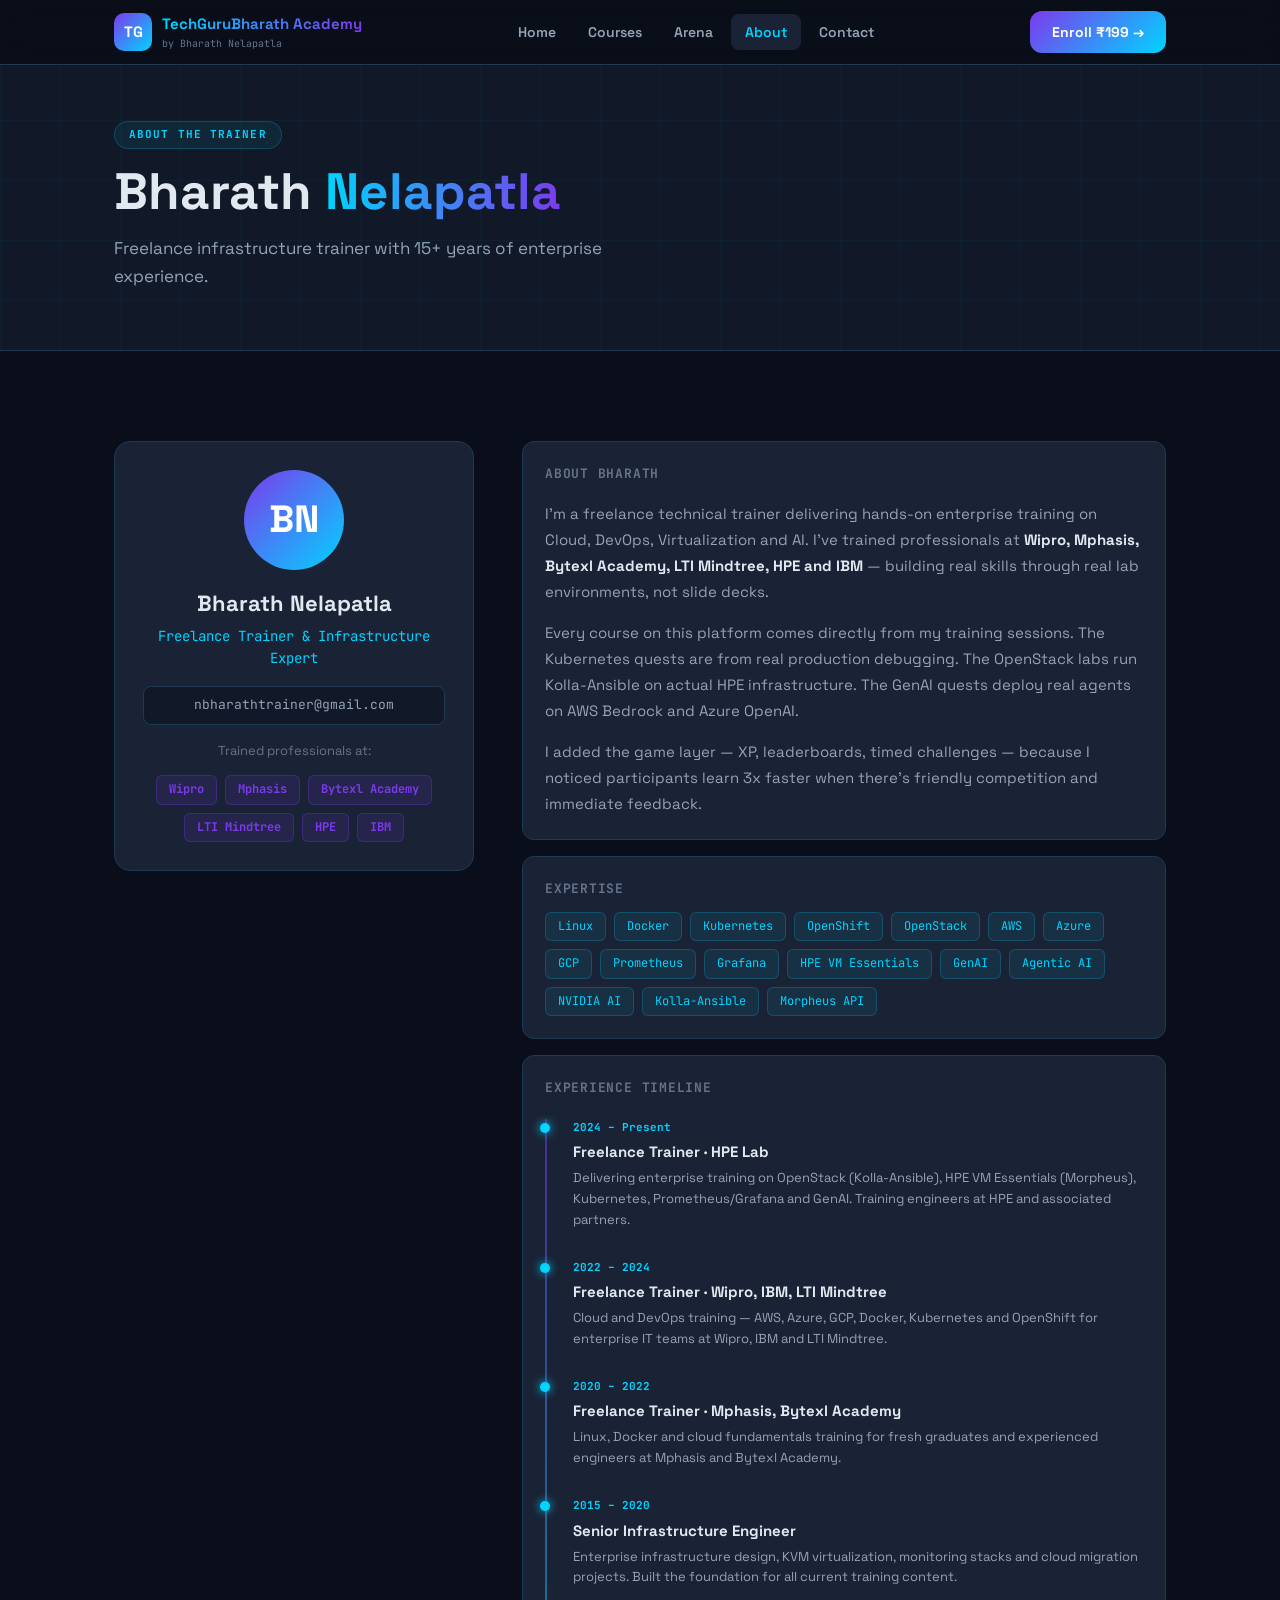
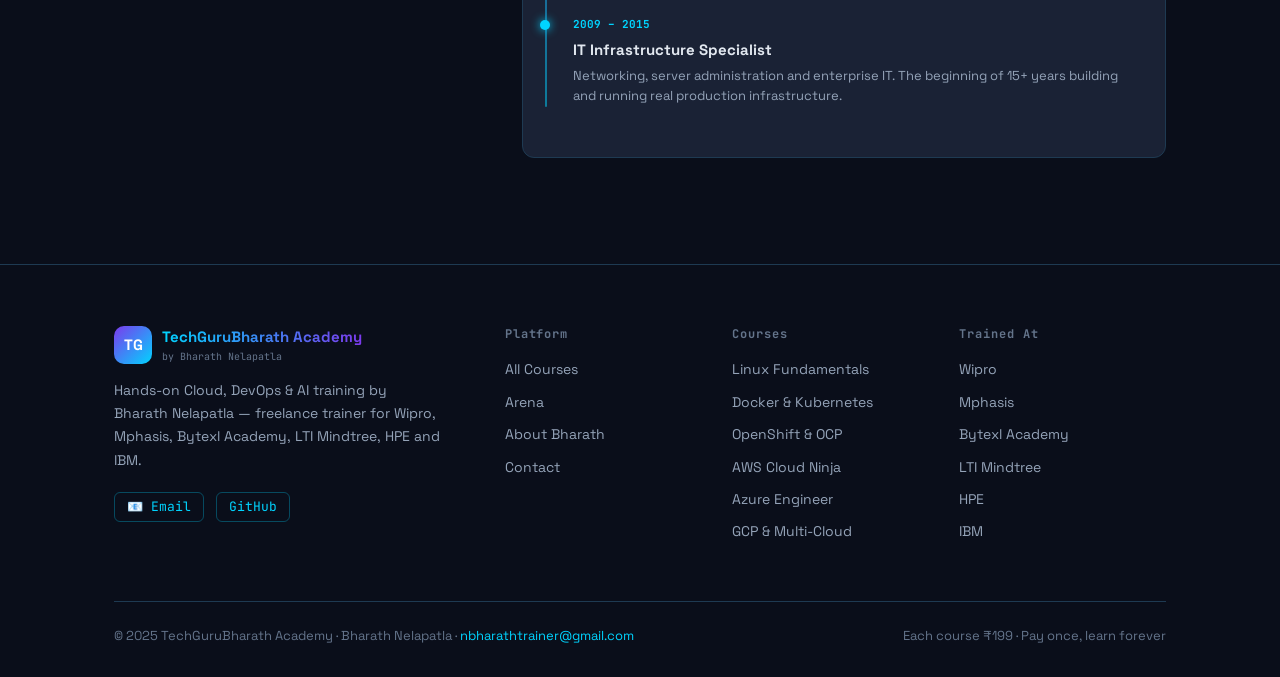
<file: about.html>
<!DOCTYPE html>
<html lang="en">
<head>
<meta charset="UTF-8">
<meta name="viewport" content="width=device-width, initial-scale=1.0">
<title>About Bharath Nelapatla – TechGuruBharath Academy</title>
<meta name="description" content="Hands-on Cloud, DevOps & AI training by Bharath Nelapatla. Freelance trainer for Wipro, Mphasis, Bytexl Academy, LTI Mindtree, HPE, IBM.">
<link rel="icon" type="image/svg+xml" href="favicon.svg">
<style>
@import url('https://fonts.googleapis.com/css2?family=Space+Grotesk:wght@400;500;600;700&family=JetBrains+Mono:wght@400;500&display=swap');

:root {
  --bg:#0a0e1a;--bg2:#111827;--bg3:#1a2235;--bg4:#1e2d40;
  --accent:#00d4ff;--accent2:#7c3aed;--accent3:#10b981;--accent4:#f59e0b;--accent5:#ef4444;
  --text:#e2e8f0;--text2:#94a3b8;--text3:#64748b;--border:#1e3a52;
  --font:'Space Grotesk',sans-serif;--mono:'JetBrains Mono',monospace;
  --radius:12px;--radius-lg:16px;--shadow:0 4px 24px rgba(0,0,0,.4);
}
*,*::before,*::after{box-sizing:border-box;margin:0;padding:0}
html{scroll-behavior:smooth}
body{background:var(--bg);color:var(--text);font-family:var(--font);font-size:16px;line-height:1.6;overflow-x:hidden}
a{text-decoration:none;color:inherit}
img{max-width:100%;display:block}
.container{max-width:1100px;margin:0 auto;padding:0 24px}
h1{font-size:clamp(2rem,5vw,3.2rem);font-weight:700;line-height:1.15}
h2{font-size:clamp(1.6rem,3.5vw,2.4rem);font-weight:700;line-height:1.2}
h3{font-size:1.15rem;font-weight:700}
.grad-text{background:linear-gradient(90deg,var(--accent),var(--accent2));-webkit-background-clip:text;-webkit-text-fill-color:transparent;background-clip:text}
.btn-primary{display:inline-flex;align-items:center;gap:6px;background:linear-gradient(135deg,var(--accent2),var(--accent));color:#fff;border:none;border-radius:var(--radius);padding:10px 22px;font-size:14px;font-weight:700;cursor:pointer;transition:transform .15s,box-shadow .15s;font-family:var(--font);white-space:nowrap}
.btn-primary:hover{transform:translateY(-2px);box-shadow:0 8px 24px rgba(124,58,237,.4)}
.btn-outline{display:inline-flex;align-items:center;gap:6px;background:transparent;color:var(--accent);border:1.5px solid rgba(0,212,255,.35);border-radius:var(--radius);padding:10px 22px;font-size:14px;font-weight:700;cursor:pointer;transition:background .2s,border-color .2s;font-family:var(--font);white-space:nowrap}
.btn-outline:hover{background:rgba(0,212,255,.08);border-color:var(--accent)}
.btn-lg{padding:13px 30px;font-size:15px}
.btn-pay{display:inline-flex;align-items:center;justify-content:center;gap:8px;background:linear-gradient(135deg,#10b981,#059669);color:#fff;border:none;border-radius:var(--radius);padding:12px 28px;font-size:15px;font-weight:700;cursor:pointer;transition:transform .15s,box-shadow .15s;font-family:var(--font);width:100%;margin-top:16px}
.btn-pay:hover{transform:translateY(-2px);box-shadow:0 8px 24px rgba(16,185,129,.4)}

/* NAV */
.nav{position:fixed;top:0;left:0;right:0;z-index:200;background:rgba(10,14,26,.96);border-bottom:1px solid var(--border);backdrop-filter:blur(14px)}
.nav-container{max-width:1100px;margin:0 auto;padding:0 24px;height:64px;display:flex;align-items:center;justify-content:space-between;gap:20px}
.nav-logo{display:flex;align-items:center;gap:10px;flex-shrink:0}
.logo-icon{width:38px;height:38px;background:linear-gradient(135deg,var(--accent2),var(--accent));border-radius:10px;display:flex;align-items:center;justify-content:center;font-size:15px;font-weight:800;color:#fff;flex-shrink:0}
.nav-title{font-size:15px;font-weight:700;background:linear-gradient(90deg,var(--accent),var(--accent2));-webkit-background-clip:text;-webkit-text-fill-color:transparent}
.nav-sub{font-size:10px;color:var(--text3);font-family:var(--mono)}
.nav-links{display:flex;gap:4px;align-items:center}
.nav-link{padding:7px 14px;border-radius:8px;font-size:14px;font-weight:600;color:var(--text2);transition:all .2s}
.nav-link:hover,.nav-link.active{background:var(--bg3);color:var(--accent)}
.nav-right{display:flex;align-items:center;gap:12px}
.hamburger{display:none;flex-direction:column;gap:5px;background:none;border:none;cursor:pointer;padding:4px}
.hamburger span{display:block;width:22px;height:2px;background:var(--text);border-radius:2px;transition:all .3s}
.hamburger.open span:nth-child(1){transform:rotate(45deg) translate(5px,5px)}
.hamburger.open span:nth-child(2){opacity:0}
.hamburger.open span:nth-child(3){transform:rotate(-45deg) translate(5px,-5px)}
.mobile-menu{display:none;flex-direction:column;background:var(--bg2);border-top:1px solid var(--border);padding:12px 24px 20px}
.mobile-menu.open{display:flex}
.mob-link{padding:12px 0;font-size:15px;font-weight:600;color:var(--text2);border-bottom:1px solid rgba(255,255,255,.04)}
.mob-link:last-child{border:none}
.mob-link.active,.mob-link:hover{color:var(--accent)}

/* HERO */
.hero{position:relative;padding:130px 0 80px;overflow:hidden}
.hero-bg{position:absolute;inset:0;z-index:0}
.grid-overlay{position:absolute;inset:0;background-image:linear-gradient(rgba(0,212,255,.04) 1px,transparent 1px),linear-gradient(90deg,rgba(0,212,255,.04) 1px,transparent 1px);background-size:60px 60px}
.glow-orb{position:absolute;border-radius:50%;filter:blur(80px);opacity:.22;animation:orbFloat 8s ease-in-out infinite}
.orb1{width:500px;height:500px;background:var(--accent2);top:-200px;right:-100px}
.orb2{width:400px;height:400px;background:var(--accent);bottom:-150px;left:-100px;animation-delay:4s}
.orb3{width:600px;height:600px;background:var(--accent2);top:50%;left:50%;transform:translate(-50%,-50%);animation-delay:2s}
@keyframes orbFloat{0%,100%{transform:translateY(0)}50%{transform:translateY(-30px)}}
.hero-inner{position:relative;z-index:1;display:grid;grid-template-columns:1fr 420px;gap:60px;align-items:center}
.hero-tag{display:inline-flex;align-items:center;gap:8px;background:rgba(0,212,255,.08);border:1px solid rgba(0,212,255,.2);border-radius:20px;padding:5px 16px;font-size:12px;font-family:var(--mono);color:var(--accent);margin-bottom:20px}
.pulse-dot{width:7px;height:7px;background:var(--accent);border-radius:50%;animation:pulse 2s infinite}
@keyframes pulse{0%,100%{opacity:1;transform:scale(1)}50%{opacity:.4;transform:scale(1.5)}}
.hero h1{margin-bottom:18px}
.hero-desc{font-size:18px;color:var(--text2);line-height:1.65;margin-bottom:30px;max-width:520px}
.hero-btns{display:flex;gap:12px;flex-wrap:wrap;margin-bottom:28px}
.hero-trust{display:flex;gap:20px;flex-wrap:wrap;font-size:13px;color:var(--text3)}
.trainer-badge{display:inline-flex;align-items:center;gap:10px;background:var(--bg3);border:1px solid var(--border);border-radius:var(--radius);padding:10px 16px;margin-bottom:24px}
.trainer-badge-icon{width:36px;height:36px;border-radius:50%;background:linear-gradient(135deg,var(--accent2),var(--accent));display:flex;align-items:center;justify-content:center;font-size:14px;font-weight:800;color:#fff;flex-shrink:0}
.trainer-badge-text{font-size:13px;color:var(--text2)}.trainer-badge-name{font-size:14px;font-weight:700;color:var(--text)}
.clients-row{display:flex;gap:10px;flex-wrap:wrap;margin-top:8px}
.client-pill{font-size:11px;font-family:var(--mono);background:rgba(0,212,255,.07);border:1px solid rgba(0,212,255,.18);border-radius:20px;padding:3px 10px;color:var(--accent)}

/* XP Card */
.xp-card{background:var(--bg3);border:1px solid var(--border);border-radius:var(--radius-lg);padding:22px;box-shadow:0 0 60px rgba(124,58,237,.15)}
.xp-header{display:flex;align-items:center;gap:12px;margin-bottom:18px}
.xp-avatar{width:44px;height:44px;border-radius:50%;background:linear-gradient(135deg,var(--accent2),var(--accent));display:flex;align-items:center;justify-content:center;font-size:15px;font-weight:800;color:#fff;flex-shrink:0}
.xp-name{font-size:15px;font-weight:700}.xp-track{font-size:12px;color:var(--text3);font-family:var(--mono)}
.xp-badge-lvl{margin-left:auto;background:linear-gradient(135deg,var(--accent2),var(--accent));border-radius:20px;padding:4px 14px;font-size:13px;font-weight:800;color:#fff}
.xp-bar-label{display:flex;justify-content:space-between;font-size:12px;color:var(--text3);font-family:var(--mono);margin-bottom:6px}
.xp-track-bar{height:8px;background:var(--bg4);border-radius:4px;overflow:hidden;margin-bottom:18px}
.xp-fill{height:100%;border-radius:4px;background:linear-gradient(90deg,var(--accent2),var(--accent));transition:width 1.5s ease}
.xp-achievements{display:flex;gap:8px;margin-bottom:18px}
.xp-ach{width:38px;height:38px;border-radius:10px;display:flex;align-items:center;justify-content:center;font-size:20px;border:1px solid var(--border);background:var(--bg2);cursor:default;transition:transform .2s}
.xp-ach:hover{transform:scale(1.15)}
.xp-ach.unlocked{border-color:rgba(245,158,11,.4);background:rgba(245,158,11,.08)}
.xp-ach.locked{opacity:.35;filter:grayscale(.8)}
.active-quest{background:var(--bg2);border-radius:var(--radius);padding:14px;border:1px solid rgba(16,185,129,.2)}
.aq-label{font-size:10px;font-weight:700;letter-spacing:.08em;color:var(--accent3);font-family:var(--mono);margin-bottom:5px}
.aq-name{font-size:14px;font-weight:700;margin-bottom:8px}
.aq-meta{display:flex;gap:8px}
.aq-track{font-size:11px;font-family:var(--mono);background:rgba(0,212,255,.1);border:1px solid rgba(0,212,255,.2);border-radius:4px;padding:2px 8px;color:var(--accent)}
.aq-xp{font-size:11px;font-family:var(--mono);color:var(--accent4);font-weight:700}

/* STATS */
.stats-banner{background:var(--bg3);border-top:1px solid var(--border);border-bottom:1px solid var(--border);padding:32px 0}
.stats-grid{display:grid;grid-template-columns:repeat(4,1fr);gap:20px;text-align:center}
.stat-num{font-size:2.2rem;font-weight:800;font-family:var(--mono);background:linear-gradient(90deg,var(--accent),var(--accent2));-webkit-background-clip:text;-webkit-text-fill-color:transparent}
.stat-label{font-size:13px;color:var(--text2);margin-top:4px}

/* SECTIONS */
.section{padding:90px 0}
.section-dark{background:var(--bg2)}
.section-header{text-align:center;max-width:600px;margin:0 auto 52px}
.section-header h2{margin-bottom:14px}
.section-header p{color:var(--text2);font-size:17px}
.section-tag{display:inline-block;font-size:11px;font-weight:700;letter-spacing:.1em;color:var(--accent);font-family:var(--mono);background:rgba(0,212,255,.08);border:1px solid rgba(0,212,255,.2);border-radius:20px;padding:4px 14px;margin-bottom:14px}

/* HOW IT WORKS */
.how-grid{display:grid;grid-template-columns:repeat(4,1fr);gap:20px}
.how-card{background:var(--bg3);border:1px solid var(--border);border-radius:var(--radius);padding:28px 22px;position:relative;transition:border-color .25s,transform .25s}
.how-card:hover{border-color:var(--accent);transform:translateY(-4px)}
.how-num{position:absolute;top:16px;right:18px;font-size:38px;font-weight:800;font-family:var(--mono);color:rgba(255,255,255,.04);line-height:1}
.how-icon{font-size:32px;margin-bottom:14px}
.how-card h3{margin-bottom:10px}
.how-card p{font-size:14px;color:var(--text2);line-height:1.6}

/* COURSES GRID */
.courses-grid{display:grid;grid-template-columns:repeat(auto-fill,minmax(280px,1fr));gap:20px}
.course-card{background:var(--bg3);border:1px solid var(--border);border-radius:var(--radius-lg);padding:24px;position:relative;overflow:hidden;transition:all .25s;display:flex;flex-direction:column}
.course-card::before{content:'';position:absolute;top:0;left:0;right:0;height:3px;background:linear-gradient(90deg,var(--c1),var(--c2))}
.course-card:hover{border-color:rgba(255,255,255,.15);transform:translateY(-3px);box-shadow:var(--shadow)}
.course-icon{font-size:36px;margin-bottom:12px}
.course-name{font-size:17px;font-weight:700;margin-bottom:8px}
.course-desc{font-size:13px;color:var(--text2);line-height:1.6;margin-bottom:14px;flex:1}
.course-topics{display:flex;flex-wrap:wrap;gap:6px;margin-bottom:16px}
.topic-tag{font-size:11px;font-family:var(--mono);background:rgba(0,212,255,.07);border:1px solid rgba(0,212,255,.18);border-radius:5px;padding:3px 8px;color:var(--accent)}
.course-footer{display:flex;align-items:center;justify-content:space-between;margin-bottom:4px}
.course-meta{display:flex;gap:8px;align-items:center}
.quest-count{font-size:11px;font-family:var(--mono);color:var(--text3)}
.diff-badge{font-size:10px;font-family:var(--mono);font-weight:700;padding:2px 8px;border-radius:20px}
.diff-beginner{background:rgba(16,185,129,.15);color:var(--accent3)}
.diff-intermediate{background:rgba(245,158,11,.15);color:var(--accent4)}
.diff-advanced{background:rgba(239,68,68,.15);color:#ef4444}
.price-tag{font-size:22px;font-weight:800;font-family:var(--mono);color:var(--accent3)}
.price-sub{font-size:11px;color:var(--text3)}

/* TRAINERS ROW */
.clients-section{padding:40px 0}
.clients-label{text-align:center;font-size:12px;font-family:var(--mono);letter-spacing:.1em;color:var(--text3);margin-bottom:20px}
.clients-logos{display:flex;justify-content:center;gap:16px;flex-wrap:wrap}
.client-logo{background:var(--bg3);border:1px solid var(--border);border-radius:var(--radius);padding:10px 20px;font-size:13px;font-weight:700;color:var(--text2);font-family:var(--mono);transition:all .2s}
.client-logo:hover{border-color:var(--accent);color:var(--accent)}

/* TESTIMONIALS */
.testi-grid{display:grid;grid-template-columns:repeat(3,1fr);gap:20px}
.testi-card{background:var(--bg3);border:1px solid var(--border);border-radius:var(--radius);padding:26px;transition:border-color .2s}
.testi-card:hover{border-color:rgba(0,212,255,.25)}
.testi-stars{color:var(--accent4);font-size:16px;margin-bottom:14px;letter-spacing:2px}
.testi-card p{font-size:14px;color:var(--text2);line-height:1.7;margin-bottom:20px;font-style:italic}
.testi-author{display:flex;align-items:center;gap:12px}
.testi-avatar{width:38px;height:38px;border-radius:50%;display:flex;align-items:center;justify-content:center;font-size:13px;font-weight:800;flex-shrink:0}
.testi-name{font-size:14px;font-weight:700}
.testi-role{font-size:12px;color:var(--text3)}

/* CTA */
.cta-section{position:relative;padding:100px 0;overflow:hidden;background:var(--bg2);border-top:1px solid var(--border)}
.cta-bg{position:absolute;inset:0}
.cta-inner{position:relative;z-index:1;text-align:center;max-width:600px;margin:0 auto}
.cta-inner h2{margin-bottom:16px}
.cta-inner p{font-size:17px;color:var(--text2);margin-bottom:32px}
.cta-btns{display:flex;gap:14px;justify-content:center;flex-wrap:wrap}

/* FOOTER */
.footer{background:var(--bg);border-top:1px solid var(--border);padding:60px 0 30px}
.footer-grid{display:grid;grid-template-columns:1fr 2fr;gap:60px;margin-bottom:48px}
.footer-desc{font-size:14px;color:var(--text2);line-height:1.65;margin-bottom:20px}
.footer-links{display:grid;grid-template-columns:repeat(3,1fr);gap:20px}
.footer-heading{font-size:12px;font-weight:700;letter-spacing:.08em;color:var(--text3);font-family:var(--mono);margin-bottom:14px}
.footer-link{display:block;font-size:14px;color:var(--text2);margin-bottom:10px;transition:color .2s}
.footer-link:hover{color:var(--accent)}
.footer-social{display:flex;gap:12px;margin-top:16px}
.social-link{font-size:13px;font-family:var(--mono);color:var(--accent);border:1px solid rgba(0,212,255,.3);border-radius:6px;padding:4px 12px;transition:background .2s}
.social-link:hover{background:rgba(0,212,255,.08)}
.footer-bottom{border-top:1px solid var(--border);padding-top:24px;display:flex;justify-content:space-between;align-items:center;font-size:13px;color:var(--text3);flex-wrap:wrap;gap:10px}

/* PAGE HERO */
.page-hero{padding:120px 0 60px;background:var(--bg2);border-bottom:1px solid var(--border);position:relative;overflow:hidden}
.page-hero .container{position:relative;z-index:1}
.page-hero h1{margin-bottom:14px}
.page-hero p{font-size:17px;color:var(--text2);max-width:560px}

/* ABOUT PAGE */
.about-grid{display:grid;grid-template-columns:360px 1fr;gap:48px;align-items:start}
.about-profile{background:var(--bg3);border:1px solid var(--border);border-radius:var(--radius-lg);padding:28px;text-align:center}
.about-avatar{width:100px;height:100px;border-radius:50%;background:linear-gradient(135deg,var(--accent2),var(--accent));display:flex;align-items:center;justify-content:center;font-size:38px;font-weight:800;color:#fff;margin:0 auto 16px}
.about-name{font-size:22px;font-weight:700;margin-bottom:4px}
.about-role{font-size:14px;color:var(--accent);font-family:var(--mono);margin-bottom:16px}
.about-email{font-size:13px;color:var(--text2);font-family:var(--mono);background:var(--bg2);border:1px solid var(--border);border-radius:8px;padding:8px 14px;margin-bottom:16px}
.client-badges{display:flex;flex-wrap:wrap;gap:8px;justify-content:center;margin-top:14px}
.client-b{font-size:12px;font-weight:700;font-family:var(--mono);background:rgba(124,58,237,.12);border:1px solid rgba(124,58,237,.3);border-radius:6px;padding:4px 12px;color:var(--accent2)}
.about-card{background:var(--bg3);border:1px solid var(--border);border-radius:var(--radius);padding:22px;margin-bottom:16px}
.timeline{position:relative;padding-left:28px}
.timeline::before{content:'';position:absolute;left:0;top:0;bottom:0;width:2px;background:linear-gradient(180deg,var(--accent2),var(--accent));border-radius:2px;opacity:.5}
.tl-item{position:relative;margin-bottom:28px}
.tl-item::before{content:'';position:absolute;left:-33px;top:4px;width:10px;height:10px;border-radius:50%;background:var(--accent);box-shadow:0 0 10px var(--accent)}
.tl-year{font-size:11px;font-family:var(--mono);color:var(--accent);font-weight:700;margin-bottom:4px}
.tl-title{font-size:15px;font-weight:700;margin-bottom:4px}
.tl-desc{font-size:13px;color:var(--text2);line-height:1.6}
.tags-wrap{display:flex;flex-wrap:wrap;gap:8px;margin-top:12px}
.skill-tag{font-size:12px;font-family:var(--mono);background:rgba(0,212,255,.08);border:1px solid rgba(0,212,255,.2);border-radius:6px;padding:4px 12px;color:var(--accent)}

/* CONTACT FORM */
.contact-form{background:var(--bg3);border:1px solid var(--border);border-radius:var(--radius-lg);padding:32px}
.form-group{margin-bottom:18px}
.form-label{display:block;font-size:12px;font-weight:700;color:var(--text3);margin-bottom:6px;font-family:var(--mono);letter-spacing:.04em}
.form-input{width:100%;background:var(--bg2);border:1px solid var(--border);border-radius:var(--radius);padding:12px 16px;font-size:14px;color:var(--text);font-family:var(--font);transition:border-color .2s;outline:none}
.form-input:focus{border-color:var(--accent)}
.form-input::placeholder{color:var(--text3)}
textarea.form-input{min-height:130px;resize:vertical}
select.form-input option{background:var(--bg2)}
.form-row{display:grid;grid-template-columns:1fr 1fr;gap:14px}
.contact-info-card{background:var(--bg3);border:1px solid var(--border);border-radius:var(--radius);padding:18px 20px;display:flex;align-items:center;gap:14px;margin-bottom:12px;transition:border-color .2s}
.contact-info-card:hover{border-color:var(--accent)}
.ci-icon{font-size:24px;width:40px;text-align:center}
.ci-label{font-size:11px;color:var(--text3);font-family:var(--mono);margin-bottom:3px}
.ci-val{font-size:14px;font-weight:700;color:var(--accent)}

/* THANK YOU PAGE */
.thankyou-wrap{min-height:100vh;display:flex;align-items:center;justify-content:center;padding:40px 24px}
.thankyou-card{background:var(--bg3);border:1px solid rgba(16,185,129,.3);border-radius:var(--radius-lg);padding:48px;max-width:560px;width:100%;text-align:center;box-shadow:0 0 60px rgba(16,185,129,.1)}
.ty-icon{font-size:64px;margin-bottom:20px}
.ty-title{font-size:28px;font-weight:700;margin-bottom:12px}
.ty-course{display:inline-block;background:rgba(16,185,129,.1);border:1px solid rgba(16,185,129,.3);border-radius:var(--radius);padding:8px 20px;font-family:var(--mono);font-size:14px;color:var(--accent3);margin-bottom:20px}
.ty-desc{font-size:15px;color:var(--text2);line-height:1.7;margin-bottom:28px}
.ty-steps{background:var(--bg2);border-radius:var(--radius);padding:20px;text-align:left;margin-bottom:28px}
.ty-step{display:flex;gap:12px;padding:10px 0;border-bottom:1px solid rgba(255,255,255,.04);font-size:14px;color:var(--text2)}
.ty-step:last-child{border:none}
.ty-step-num{width:24px;height:24px;border-radius:50%;background:linear-gradient(135deg,var(--accent2),var(--accent));display:flex;align-items:center;justify-content:center;font-size:12px;font-weight:800;color:#fff;flex-shrink:0;margin-top:1px}

/* TERMINAL */
.terminal{background:#0d1117;border:1px solid #30363d;border-radius:var(--radius);padding:18px;font-family:var(--mono);font-size:13px}
.terminal-bar{display:flex;gap:7px;margin-bottom:14px}
.term-dot{width:11px;height:11px;border-radius:50%}
.term-cmd{color:#7ee787;margin-bottom:4px}
.term-out{color:#8b949e}
.term-hint{color:#e3b341;margin-top:4px}
.term-err{color:#f85149}
.choice-btn{display:flex;align-items:center;gap:12px;width:100%;background:var(--bg2);border:1px solid var(--border);border-radius:var(--radius);padding:14px 18px;cursor:pointer;font-size:14px;color:var(--text);text-align:left;transition:all .2s;font-family:var(--font);margin-bottom:10px}
.choice-btn:hover{border-color:var(--accent);background:rgba(0,212,255,.04)}
.choice-btn.correct{border-color:var(--accent3);background:rgba(16,185,129,.08);color:var(--accent3)}
.choice-btn.wrong{border-color:var(--accent5);background:rgba(239,68,68,.08);color:var(--accent5)}
.choice-btn.disabled{pointer-events:none}
.choice-key{min-width:28px;height:28px;border-radius:7px;background:var(--bg3);border:1px solid var(--border);display:flex;align-items:center;justify-content:center;font-size:12px;font-weight:800;font-family:var(--mono);flex-shrink:0}
.feedback-box{display:none;padding:16px;border-radius:var(--radius);font-size:14px;line-height:1.6;margin-top:16px}
.feedback-box.correct{background:rgba(16,185,129,.08);border:1px solid rgba(16,185,129,.3);color:var(--accent3)}
.feedback-box.wrong{background:rgba(239,68,68,.08);border:1px solid rgba(239,68,68,.3);color:var(--accent5)}

/* LEADERBOARD */
.lb-row{display:flex;align-items:center;gap:12px;padding:10px 14px;border-radius:var(--radius);transition:background .2s}
.lb-row:hover{background:var(--bg2)}
.lb-row.you{background:rgba(124,58,237,.12);border:1px solid rgba(124,58,237,.25)}
.lb-rank{font-size:13px;font-family:var(--mono);font-weight:800;width:24px;color:var(--text3)}
.lb-rank.gold{color:var(--accent4)}.lb-rank.silver{color:#94a3b8}.lb-rank.bronze{color:#b45309}
.lb-avatar{width:32px;height:32px;border-radius:50%;display:flex;align-items:center;justify-content:center;font-size:12px;font-weight:800;flex-shrink:0}
.lb-name{font-size:14px;font-weight:600;flex:1}
.lb-you-tag{font-size:10px;color:var(--accent2);font-family:var(--mono);margin-left:6px}
.lb-xp{font-size:13px;font-weight:800;font-family:var(--mono);color:var(--accent4)}
.lb-bar{height:3px;background:var(--bg4);border-radius:2px;margin:2px 0 10px;overflow:hidden}
.lb-fill{height:100%;background:linear-gradient(90deg,var(--accent2),var(--accent4));border-radius:2px}
.ach-grid{display:grid;grid-template-columns:repeat(auto-fill,minmax(110px,1fr));gap:10px}
.ach-card{background:var(--bg2);border:1px solid var(--border);border-radius:var(--radius);padding:16px 12px;text-align:center;transition:all .2s}
.ach-card:hover{transform:translateY(-2px)}
.ach-card.unlocked{border-color:rgba(245,158,11,.4);background:rgba(245,158,11,.05)}
.ach-card.locked{opacity:.4;filter:grayscale(.8)}
.ach-icon{font-size:30px;margin-bottom:8px}
.ach-name{font-size:12px;font-weight:700;margin-bottom:3px}
.ach-pts{font-size:11px;font-family:var(--mono);color:var(--accent4)}
.ach-tag{font-size:11px;color:var(--text3)}

/* ARENA */
.arena-layout{display:grid;grid-template-columns:1fr 340px;gap:24px}
.quest-panel{background:var(--bg3);border:1px solid var(--border);border-radius:var(--radius-lg);padding:24px;margin-bottom:24px}
.quest-track-badge{font-size:11px;font-weight:800;font-family:var(--mono);letter-spacing:.08em;background:rgba(16,185,129,.15);border:1px solid rgba(16,185,129,.3);border-radius:6px;padding:3px 12px;color:#10b981}
.quest-xp-badge{font-size:13px;font-weight:800;font-family:var(--mono);color:var(--accent4)}
.panel-box{background:var(--bg3);border:1px solid var(--border);border-radius:var(--radius-lg);padding:20px;margin-bottom:20px}
.panel-title{font-size:12px;font-weight:800;font-family:var(--mono);letter-spacing:.08em;color:var(--text3);margin-bottom:16px}
.tab-row{display:flex;gap:0;margin-bottom:16px;border-bottom:1px solid var(--border)}
.tab-btn{padding:8px 14px;font-size:13px;font-weight:600;color:var(--text3);cursor:pointer;border:none;background:none;border-bottom:2px solid transparent;transition:all .2s;font-family:var(--font)}
.tab-btn:hover,.tab-btn.active{color:var(--accent);border-bottom-color:var(--accent)}
.tab-content{display:none}
.tab-content.active{display:block}
.streak-row{display:flex;gap:6px;margin-bottom:14px}
.streak-day{width:28px;height:28px;border-radius:7px;display:flex;align-items:center;justify-content:center;font-size:14px;border:1px solid var(--border);background:var(--bg2)}
.streak-day.done{background:rgba(245,158,11,.15);border-color:rgba(245,158,11,.3)}

/* PRICING */
.pricing-grid{display:grid;grid-template-columns:repeat(3,1fr);gap:20px}
.price-card{background:var(--bg3);border:1px solid var(--border);border-radius:var(--radius-lg);padding:28px;position:relative;transition:border-color .25s}
.price-card:hover{border-color:rgba(255,255,255,.15)}
.price-card.featured{border-color:rgba(124,58,237,.5);background:rgba(124,58,237,.05)}
.price-popular{position:absolute;top:-13px;left:50%;transform:translateX(-50%);background:linear-gradient(135deg,var(--accent2),var(--accent));border-radius:20px;padding:4px 20px;font-size:12px;font-weight:800;color:#fff;white-space:nowrap}
.price-tier{font-size:11px;font-weight:800;letter-spacing:.1em;color:var(--text3);font-family:var(--mono);margin-bottom:10px}
.price-amt{font-size:38px;font-weight:800;font-family:var(--mono);margin-bottom:4px}
.price-period{font-size:13px;color:var(--text2);margin-bottom:20px}
.price-sep{height:1px;background:var(--border);margin:20px 0}
.price-feat{font-size:13px;color:var(--text2);padding:6px 0;display:flex;align-items:flex-start;gap:10px;line-height:1.5}
.price-feat .ok{color:var(--accent3);font-weight:700;flex-shrink:0}
.price-feat .no{opacity:.35;flex-shrink:0}

/* RESPONSIVE */
@media(max-width:900px){
  .hero-inner{grid-template-columns:1fr}
  .hero-visual{display:none}
  .how-grid{grid-template-columns:1fr 1fr}
  .stats-grid{grid-template-columns:1fr 1fr}
  .testi-grid{grid-template-columns:1fr}
  .pricing-grid{grid-template-columns:1fr}
  .footer-grid{grid-template-columns:1fr;gap:30px}
  .footer-links{grid-template-columns:1fr 1fr 1fr}
  .arena-layout{grid-template-columns:1fr}
  .about-grid{grid-template-columns:1fr}
  .form-row{grid-template-columns:1fr}
}
@media(max-width:640px){
  .nav-links{display:none}
  .hamburger{display:flex}
  .how-grid{grid-template-columns:1fr}
  .courses-grid{grid-template-columns:1fr}
  .stats-grid{grid-template-columns:1fr 1fr}
  .footer-links{grid-template-columns:1fr 1fr}
  .hero-btns,.cta-btns{flex-direction:column}
  .clients-logos{gap:8px}
}

</style>
</head>
<body>
<nav class="nav" id="mainNav">
  <div class="nav-container">
    <a href="index.html" class="nav-logo">
      <div class="logo-icon">TG</div>
      <div><div class="nav-title">TechGuruBharath Academy</div><div class="nav-sub">by Bharath Nelapatla</div></div>
    </a>
    <div class="nav-links"><a href="index.html" class="nav-link">Home</a>
<a href="courses.html" class="nav-link">Courses</a>
<a href="arena.html" class="nav-link">Arena</a>
<a href="about.html" class="nav-link active">About</a>
<a href="contact.html" class="nav-link">Contact</a></div>
    <div class="nav-right">
      <a href="courses.html" class="btn-primary">Enroll ₹199 →</a>
      <button class="hamburger" id="hamburger"><span></span><span></span><span></span></button>
    </div>
  </div>
  <div class="mobile-menu" id="mobileMenu"><a href="index.html" class="mob-link">Home</a>
<a href="courses.html" class="mob-link">Courses</a>
<a href="arena.html" class="mob-link">Arena</a>
<a href="about.html" class="mob-link active">About</a>
<a href="contact.html" class="mob-link">Contact</a></div>
</nav>

<section class="page-hero">
  <div class="grid-overlay"></div>
  <div class="container">
    <div class="section-tag">ABOUT THE TRAINER</div>
    <h1>Bharath <span class="grad-text">Nelapatla</span></h1>
    <p>Freelance infrastructure trainer with 15+ years of enterprise experience.</p>
  </div>
</section>
<section class="section"><div class="container">
  <div class="about-grid">
    <div>
      <div class="about-profile">
        <div class="about-avatar">BN</div>
        <div class="about-name">Bharath Nelapatla</div>
        <div class="about-role">Freelance Trainer &amp; Infrastructure Expert</div>
        <div class="about-email">nbharathtrainer@gmail.com</div>
        <p style="font-size:13px;color:var(--text3);margin-bottom:12px">Trained professionals at:</p>
        <div class="client-badges"><span class="client-b">Wipro</span><span class="client-b">Mphasis</span><span class="client-b">Bytexl Academy</span><span class="client-b">LTI Mindtree</span><span class="client-b">HPE</span><span class="client-b">IBM</span></div>
      </div>
    </div>
    <div>
      <div class="about-card">
        <div style="font-size:13px;font-weight:700;color:var(--text3);font-family:var(--mono);letter-spacing:.06em;margin-bottom:16px">ABOUT BHARATH</div>
        <p style="font-size:15px;color:var(--text2);line-height:1.75;margin-bottom:14px">I'm a freelance technical trainer delivering hands-on enterprise training on Cloud, DevOps, Virtualization and AI. I've trained professionals at <strong style="color:var(--text)">Wipro, Mphasis, Bytexl Academy, LTI Mindtree, HPE and IBM</strong> — building real skills through real lab environments, not slide decks.</p>
        <p style="font-size:15px;color:var(--text2);line-height:1.75;margin-bottom:14px">Every course on this platform comes directly from my training sessions. The Kubernetes quests are from real production debugging. The OpenStack labs run Kolla-Ansible on actual HPE infrastructure. The GenAI quests deploy real agents on AWS Bedrock and Azure OpenAI.</p>
        <p style="font-size:15px;color:var(--text2);line-height:1.75">I added the game layer — XP, leaderboards, timed challenges — because I noticed participants learn 3x faster when there's friendly competition and immediate feedback.</p>
      </div>
      <div class="about-card">
        <div style="font-size:13px;font-weight:700;color:var(--text3);font-family:var(--mono);letter-spacing:.06em;margin-bottom:12px">EXPERTISE</div>
        <div class="tags-wrap"><span class="skill-tag">Linux</span><span class="skill-tag">Docker</span><span class="skill-tag">Kubernetes</span><span class="skill-tag">OpenShift</span><span class="skill-tag">OpenStack</span><span class="skill-tag">AWS</span><span class="skill-tag">Azure</span><span class="skill-tag">GCP</span><span class="skill-tag">Prometheus</span><span class="skill-tag">Grafana</span><span class="skill-tag">HPE VM Essentials</span><span class="skill-tag">GenAI</span><span class="skill-tag">Agentic AI</span><span class="skill-tag">NVIDIA AI</span><span class="skill-tag">Kolla-Ansible</span><span class="skill-tag">Morpheus API</span></div>
      </div>
      <div class="about-card">
        <div style="font-size:13px;font-weight:700;color:var(--text3);font-family:var(--mono);letter-spacing:.06em;margin-bottom:20px">EXPERIENCE TIMELINE</div>
        <div class="timeline">
          <div class="tl-item"><div class="tl-year">2024 – Present</div><div class="tl-title">Freelance Trainer · HPE Lab</div><div class="tl-desc">Delivering enterprise training on OpenStack (Kolla-Ansible), HPE VM Essentials (Morpheus), Kubernetes, Prometheus/Grafana and GenAI. Training engineers at HPE and associated partners.</div></div>
          <div class="tl-item"><div class="tl-year">2022 – 2024</div><div class="tl-title">Freelance Trainer · Wipro, IBM, LTI Mindtree</div><div class="tl-desc">Cloud and DevOps training — AWS, Azure, GCP, Docker, Kubernetes and OpenShift for enterprise IT teams at Wipro, IBM and LTI Mindtree.</div></div>
          <div class="tl-item"><div class="tl-year">2020 – 2022</div><div class="tl-title">Freelance Trainer · Mphasis, Bytexl Academy</div><div class="tl-desc">Linux, Docker and cloud fundamentals training for fresh graduates and experienced engineers at Mphasis and Bytexl Academy.</div></div>
          <div class="tl-item"><div class="tl-year">2015 – 2020</div><div class="tl-title">Senior Infrastructure Engineer</div><div class="tl-desc">Enterprise infrastructure design, KVM virtualization, monitoring stacks and cloud migration projects. Built the foundation for all current training content.</div></div>
          <div class="tl-item"><div class="tl-year">2009 – 2015</div><div class="tl-title">IT Infrastructure Specialist</div><div class="tl-desc">Networking, server administration and enterprise IT. The beginning of 15+ years building and running real production infrastructure.</div></div>
        </div>
      </div>
    </div>
  </div>
</div></section>
<footer class="footer">
  <div class="container">
    <div class="footer-grid">
      <div>
        <a href="index.html" class="nav-logo" style="display:inline-flex;margin-bottom:14px">
          <div class="logo-icon">TG</div>
          <div><div class="nav-title">TechGuruBharath Academy</div><div class="nav-sub">by Bharath Nelapatla</div></div>
        </a>
        <p class="footer-desc">Hands-on Cloud, DevOps & AI training by Bharath Nelapatla — freelance trainer for Wipro, Mphasis, Bytexl Academy, LTI Mindtree, HPE and IBM.</p>
        <div class="footer-social">
          <a href="mailto:nbharathtrainer@gmail.com" class="social-link">📧 Email</a>
          <a href="https://github.com/Bharathtrainer" target="_blank" rel="noopener" class="social-link">GitHub</a>
        </div>
      </div>
      <div class="footer-links">
        <div class="footer-col">
          <div class="footer-heading">Platform</div>
          <a href="courses.html" class="footer-link">All Courses</a>
          <a href="arena.html" class="footer-link">Arena</a>
          <a href="about.html" class="footer-link">About Bharath</a>
          <a href="contact.html" class="footer-link">Contact</a>
        </div>
        <div class="footer-col">
          <div class="footer-heading">Courses</div>
          <a href="courses.html#linux" class="footer-link">Linux Fundamentals</a>
<a href="courses.html#docker" class="footer-link">Docker & Kubernetes</a>
<a href="courses.html#openshift" class="footer-link">OpenShift & OCP</a>
<a href="courses.html#aws" class="footer-link">AWS Cloud Ninja</a>
<a href="courses.html#azure" class="footer-link">Azure Engineer</a>
<a href="courses.html#gcp" class="footer-link">GCP & Multi-Cloud</a>
        </div>
        <div class="footer-col">
          <div class="footer-heading">Trained At</div>
          <span class="footer-link" style="display:block;cursor:default">Wipro</span><span class="footer-link" style="display:block;cursor:default">Mphasis</span><span class="footer-link" style="display:block;cursor:default">Bytexl Academy</span><span class="footer-link" style="display:block;cursor:default">LTI Mindtree</span><span class="footer-link" style="display:block;cursor:default">HPE</span><span class="footer-link" style="display:block;cursor:default">IBM</span>
        </div>
      </div>
    </div>
    <div class="footer-bottom">
      <span>© 2025 TechGuruBharath Academy · Bharath Nelapatla · <a href="mailto:nbharathtrainer@gmail.com" style="color:var(--accent)">nbharathtrainer@gmail.com</a></span>
      <span>Each course ₹199 · Pay once, learn forever</span>
    </div>
  </div>
</footer>
<script>
// TechGuruBharath Academy – Bharath Nelapatla

// Mobile menu
const hamburger = document.getElementById('hamburger');
const mobileMenu = document.getElementById('mobileMenu');
if(hamburger && mobileMenu){
  hamburger.addEventListener('click',()=>{
    hamburger.classList.toggle('open');
    mobileMenu.classList.toggle('open');
  });
}

// Sticky nav shadow
window.addEventListener('scroll',()=>{
  const nav = document.getElementById('mainNav');
  if(nav) nav.style.boxShadow = window.scrollY>10?'0 2px 20px rgba(0,0,0,.5)':'none';
});

// XP bar animation
window.addEventListener('load',()=>{
  const fill = document.querySelector('.xp-fill');
  if(fill){fill.style.width='0';setTimeout(()=>fill.style.width='85%',400);}
});

// Quest answer handler
window.answerQuest = function(idx, correct, expl){
  const btns = document.querySelectorAll('.choice-btn');
  const fb = document.getElementById('quest-feedback');
  btns.forEach((b,i)=>{
    b.classList.add('disabled');
    if(i===correct) b.classList.add('correct');
    else if(i===idx && idx!==correct) b.classList.add('wrong');
  });
  if(fb){
    fb.style.display='block';
    if(idx===correct){
      fb.className='feedback-box correct';
      fb.innerHTML='✅ <strong>Correct!</strong><br>'+(expl?.correct||'');
      const nb = document.getElementById('next-quest-btn');
      if(nb) nb.style.display='inline-flex';
    } else {
      fb.className='feedback-box wrong';
      fb.innerHTML='❌ <strong>Not quite.</strong> '+(expl?.wrong||'Review and try the next quest!');
    }
    fb.scrollIntoView({behavior:'smooth',block:'nearest'});
  }
};

// Trainer action buttons
window.trainerAction = function(btn, msg){
  btn.textContent=msg;btn.disabled=true;btn.style.opacity='.7';
};

// Scroll reveal
const observer = new IntersectionObserver(entries=>{
  entries.forEach(e=>{
    if(e.isIntersecting){
      e.target.style.opacity='1';
      e.target.style.transform='translateY(0)';
      observer.unobserve(e.target);
    }
  });
},{threshold:0.1});
document.querySelectorAll('.how-card,.course-card,.testi-card,.price-card,.ach-card').forEach(el=>{
  el.style.opacity='0';
  el.style.transform='translateY(20px)';
  el.style.transition='opacity .5s ease, transform .5s ease';
  observer.observe(el);
});

// Contact form
const cf = document.getElementById('contactForm');
if(cf){
  cf.addEventListener('submit',e=>{
    e.preventDefault();
    const btn = cf.querySelector('button[type=submit]');
    btn.textContent='✅ Message sent! Bharath will reply within 24 hours.';
    btn.disabled=true;
    btn.style.background='rgba(16,185,129,.2)';
    btn.style.borderColor='rgba(16,185,129,.4)';
    btn.style.color='#10b981';
  });
}

// Thank you page — read course from URL param
window.addEventListener('DOMContentLoaded',()=>{
  const cn = document.getElementById('ty-course-name');
  if(cn){
    const params = new URLSearchParams(window.location.search);
    const course = params.get('course')||'Your Course';
    cn.textContent = decodeURIComponent(course);
  }
});

// FAQ toggle
window.toggleFaq = function(el){
  const item = el.parentElement;
  const wasOpen = item.classList.contains('open');
  document.querySelectorAll('.faq-item').forEach(f=>f.classList.remove('open'));
  if(!wasOpen) item.classList.add('open');
};

// Billing toggle (pricing page)
window.toggleBilling = function(){
  const t = document.getElementById('billingToggle');
  const isYearly = t.classList.toggle('on');
  document.getElementById('pro-price').innerHTML = isYearly
    ? '₹149<span style="font-size:14px;color:var(--text2)">/mo</span>'
    : '₹199<span style="font-size:14px;color:var(--text2)">/course</span>';
  document.getElementById('bill-m').style.color = isYearly?'var(--text3)':'var(--accent)';
  document.getElementById('bill-y').style.color = isYearly?'var(--accent)':'var(--text3)';
};

// Arena tabs
window.switchTab = function(group, tab, btn){
  document.querySelectorAll('.tab-btn').forEach(b=>b.classList.remove('active'));
  btn.classList.add('active');
  document.getElementById(group+'-weekly').classList.remove('active');
  document.getElementById(group+'-alltime').classList.remove('active');
  document.getElementById(group+'-'+tab).classList.add('active');
};

// Arena timer
window.startTimer = function(n, seconds){
  const el = document.getElementById('timer'+n+'-val');
  const wrap = document.getElementById('timer'+n);
  if(!el) return;
  const iv = setInterval(()=>{
    const m=Math.floor(seconds/60), s=seconds%60;
    el.textContent=String(m).padStart(2,'0')+':'+String(s).padStart(2,'0');
    if(seconds<=30) wrap.classList.add('urgent');
    if(seconds--<=0) clearInterval(iv);
  },1000);
};

// Filter paths
window.filterPaths = function(cat, btn){
  document.querySelectorAll('.filter-btn').forEach(b=>b.classList.remove('active'));
  btn.classList.add('active');
  document.querySelectorAll('[data-cat]').forEach(card=>{
    card.style.display=(cat==='all'||card.dataset.cat===cat)?'flex':'none';
  });
};

</script>
</body>
</html>
</file>
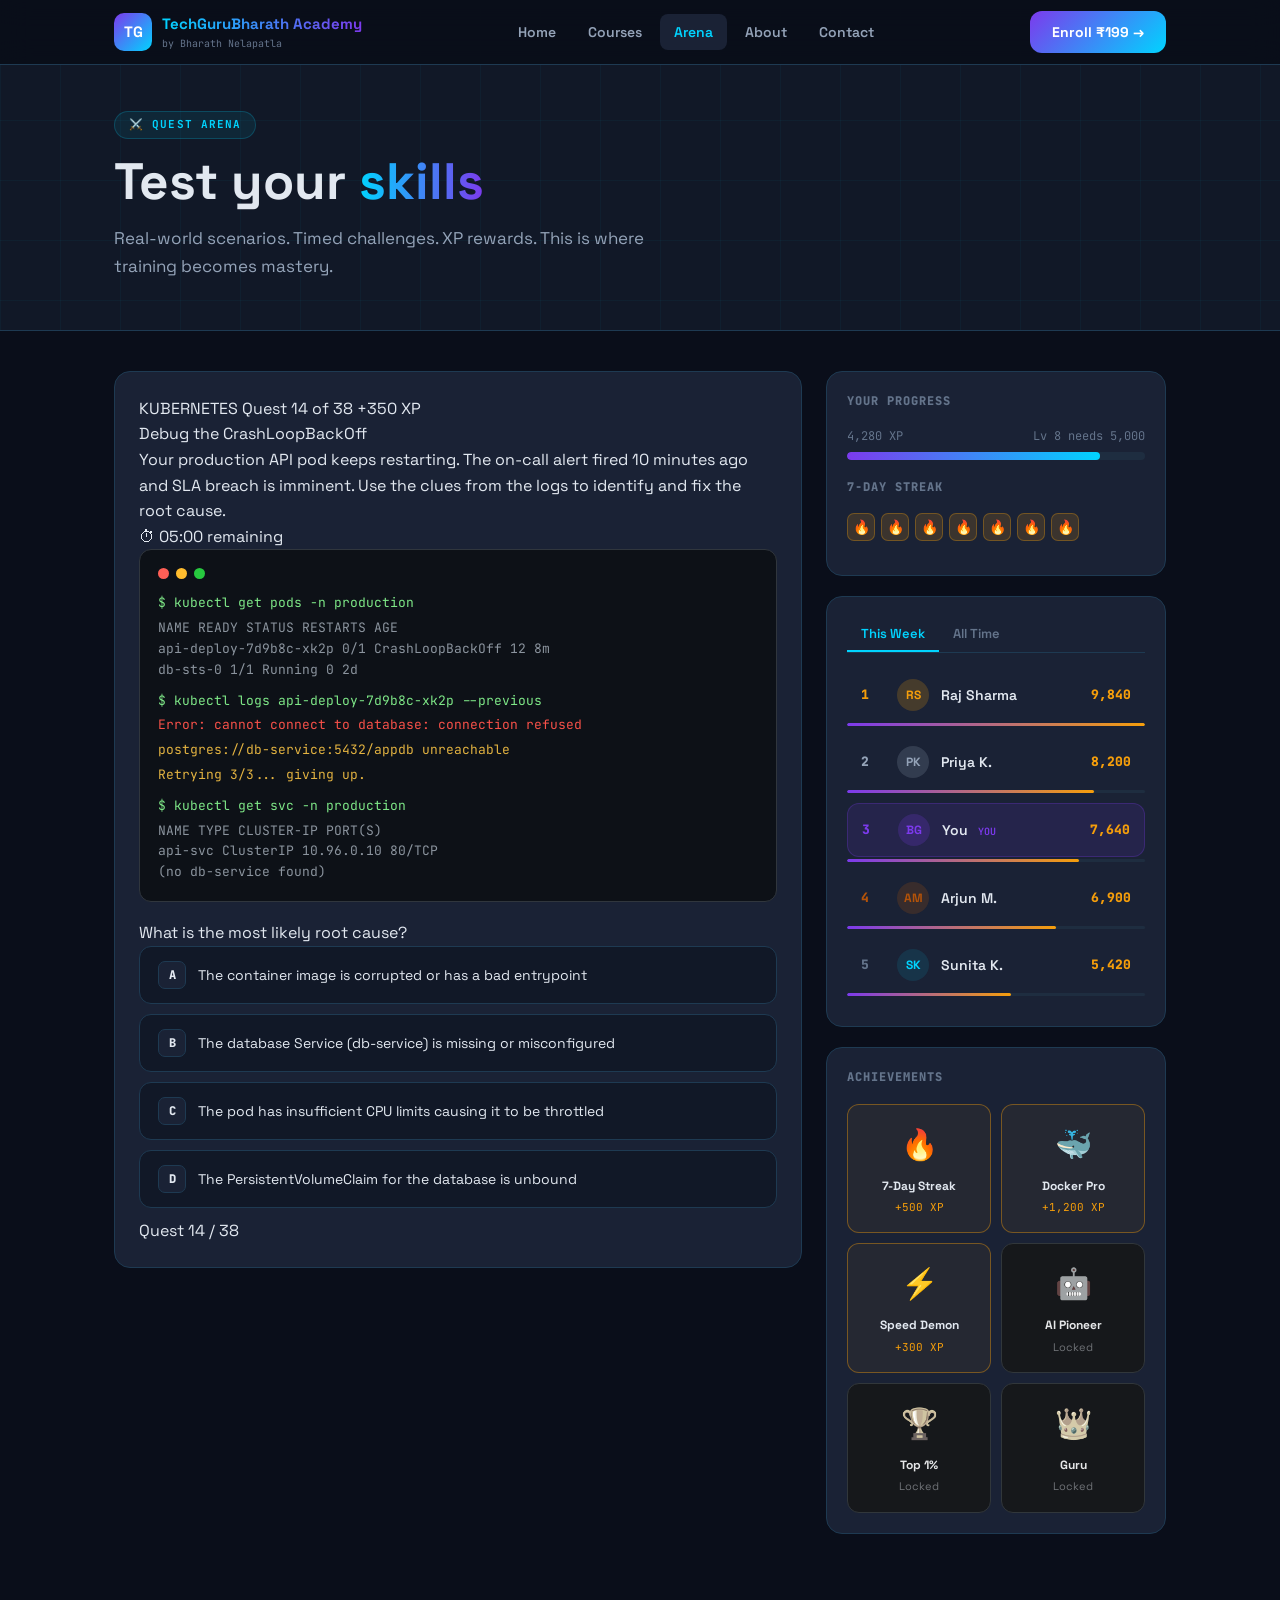
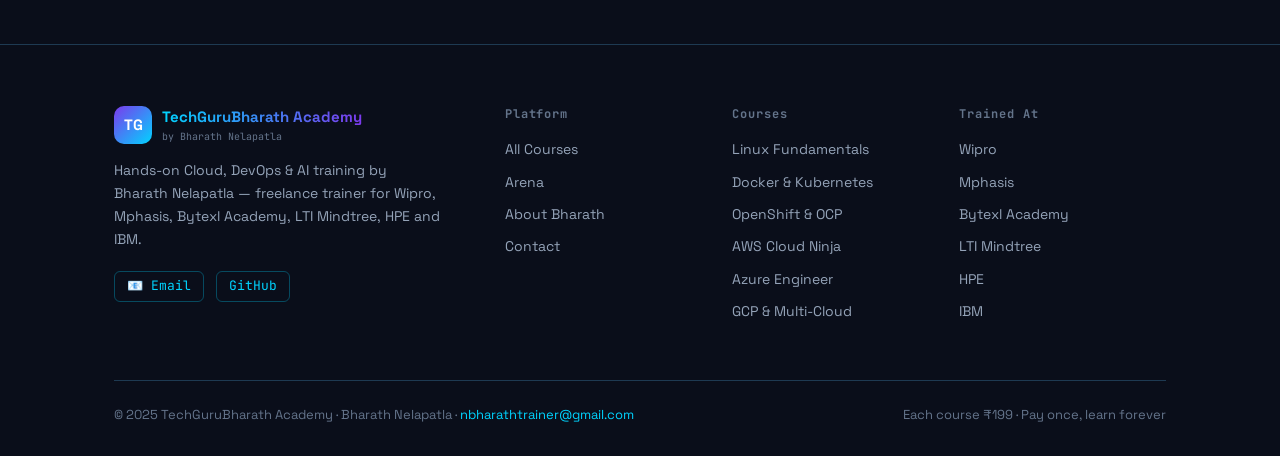
<file: arena.html>
<!DOCTYPE html>
<html lang="en">
<head>
<meta charset="UTF-8">
<meta name="viewport" content="width=device-width, initial-scale=1.0">
<title>Quest Arena – TechGuruBharath Academy</title>
<meta name="description" content="Hands-on Cloud, DevOps & AI training by Bharath Nelapatla. Freelance trainer for Wipro, Mphasis, Bytexl Academy, LTI Mindtree, HPE, IBM.">
<link rel="icon" type="image/svg+xml" href="favicon.svg">
<style>
@import url('https://fonts.googleapis.com/css2?family=Space+Grotesk:wght@400;500;600;700&family=JetBrains+Mono:wght@400;500&display=swap');

:root {
  --bg:#0a0e1a;--bg2:#111827;--bg3:#1a2235;--bg4:#1e2d40;
  --accent:#00d4ff;--accent2:#7c3aed;--accent3:#10b981;--accent4:#f59e0b;--accent5:#ef4444;
  --text:#e2e8f0;--text2:#94a3b8;--text3:#64748b;--border:#1e3a52;
  --font:'Space Grotesk',sans-serif;--mono:'JetBrains Mono',monospace;
  --radius:12px;--radius-lg:16px;--shadow:0 4px 24px rgba(0,0,0,.4);
}
*,*::before,*::after{box-sizing:border-box;margin:0;padding:0}
html{scroll-behavior:smooth}
body{background:var(--bg);color:var(--text);font-family:var(--font);font-size:16px;line-height:1.6;overflow-x:hidden}
a{text-decoration:none;color:inherit}
img{max-width:100%;display:block}
.container{max-width:1100px;margin:0 auto;padding:0 24px}
h1{font-size:clamp(2rem,5vw,3.2rem);font-weight:700;line-height:1.15}
h2{font-size:clamp(1.6rem,3.5vw,2.4rem);font-weight:700;line-height:1.2}
h3{font-size:1.15rem;font-weight:700}
.grad-text{background:linear-gradient(90deg,var(--accent),var(--accent2));-webkit-background-clip:text;-webkit-text-fill-color:transparent;background-clip:text}
.btn-primary{display:inline-flex;align-items:center;gap:6px;background:linear-gradient(135deg,var(--accent2),var(--accent));color:#fff;border:none;border-radius:var(--radius);padding:10px 22px;font-size:14px;font-weight:700;cursor:pointer;transition:transform .15s,box-shadow .15s;font-family:var(--font);white-space:nowrap}
.btn-primary:hover{transform:translateY(-2px);box-shadow:0 8px 24px rgba(124,58,237,.4)}
.btn-outline{display:inline-flex;align-items:center;gap:6px;background:transparent;color:var(--accent);border:1.5px solid rgba(0,212,255,.35);border-radius:var(--radius);padding:10px 22px;font-size:14px;font-weight:700;cursor:pointer;transition:background .2s,border-color .2s;font-family:var(--font);white-space:nowrap}
.btn-outline:hover{background:rgba(0,212,255,.08);border-color:var(--accent)}
.btn-lg{padding:13px 30px;font-size:15px}
.btn-pay{display:inline-flex;align-items:center;justify-content:center;gap:8px;background:linear-gradient(135deg,#10b981,#059669);color:#fff;border:none;border-radius:var(--radius);padding:12px 28px;font-size:15px;font-weight:700;cursor:pointer;transition:transform .15s,box-shadow .15s;font-family:var(--font);width:100%;margin-top:16px}
.btn-pay:hover{transform:translateY(-2px);box-shadow:0 8px 24px rgba(16,185,129,.4)}

/* NAV */
.nav{position:fixed;top:0;left:0;right:0;z-index:200;background:rgba(10,14,26,.96);border-bottom:1px solid var(--border);backdrop-filter:blur(14px)}
.nav-container{max-width:1100px;margin:0 auto;padding:0 24px;height:64px;display:flex;align-items:center;justify-content:space-between;gap:20px}
.nav-logo{display:flex;align-items:center;gap:10px;flex-shrink:0}
.logo-icon{width:38px;height:38px;background:linear-gradient(135deg,var(--accent2),var(--accent));border-radius:10px;display:flex;align-items:center;justify-content:center;font-size:15px;font-weight:800;color:#fff;flex-shrink:0}
.nav-title{font-size:15px;font-weight:700;background:linear-gradient(90deg,var(--accent),var(--accent2));-webkit-background-clip:text;-webkit-text-fill-color:transparent}
.nav-sub{font-size:10px;color:var(--text3);font-family:var(--mono)}
.nav-links{display:flex;gap:4px;align-items:center}
.nav-link{padding:7px 14px;border-radius:8px;font-size:14px;font-weight:600;color:var(--text2);transition:all .2s}
.nav-link:hover,.nav-link.active{background:var(--bg3);color:var(--accent)}
.nav-right{display:flex;align-items:center;gap:12px}
.hamburger{display:none;flex-direction:column;gap:5px;background:none;border:none;cursor:pointer;padding:4px}
.hamburger span{display:block;width:22px;height:2px;background:var(--text);border-radius:2px;transition:all .3s}
.hamburger.open span:nth-child(1){transform:rotate(45deg) translate(5px,5px)}
.hamburger.open span:nth-child(2){opacity:0}
.hamburger.open span:nth-child(3){transform:rotate(-45deg) translate(5px,-5px)}
.mobile-menu{display:none;flex-direction:column;background:var(--bg2);border-top:1px solid var(--border);padding:12px 24px 20px}
.mobile-menu.open{display:flex}
.mob-link{padding:12px 0;font-size:15px;font-weight:600;color:var(--text2);border-bottom:1px solid rgba(255,255,255,.04)}
.mob-link:last-child{border:none}
.mob-link.active,.mob-link:hover{color:var(--accent)}

/* HERO */
.hero{position:relative;padding:130px 0 80px;overflow:hidden}
.hero-bg{position:absolute;inset:0;z-index:0}
.grid-overlay{position:absolute;inset:0;background-image:linear-gradient(rgba(0,212,255,.04) 1px,transparent 1px),linear-gradient(90deg,rgba(0,212,255,.04) 1px,transparent 1px);background-size:60px 60px}
.glow-orb{position:absolute;border-radius:50%;filter:blur(80px);opacity:.22;animation:orbFloat 8s ease-in-out infinite}
.orb1{width:500px;height:500px;background:var(--accent2);top:-200px;right:-100px}
.orb2{width:400px;height:400px;background:var(--accent);bottom:-150px;left:-100px;animation-delay:4s}
.orb3{width:600px;height:600px;background:var(--accent2);top:50%;left:50%;transform:translate(-50%,-50%);animation-delay:2s}
@keyframes orbFloat{0%,100%{transform:translateY(0)}50%{transform:translateY(-30px)}}
.hero-inner{position:relative;z-index:1;display:grid;grid-template-columns:1fr 420px;gap:60px;align-items:center}
.hero-tag{display:inline-flex;align-items:center;gap:8px;background:rgba(0,212,255,.08);border:1px solid rgba(0,212,255,.2);border-radius:20px;padding:5px 16px;font-size:12px;font-family:var(--mono);color:var(--accent);margin-bottom:20px}
.pulse-dot{width:7px;height:7px;background:var(--accent);border-radius:50%;animation:pulse 2s infinite}
@keyframes pulse{0%,100%{opacity:1;transform:scale(1)}50%{opacity:.4;transform:scale(1.5)}}
.hero h1{margin-bottom:18px}
.hero-desc{font-size:18px;color:var(--text2);line-height:1.65;margin-bottom:30px;max-width:520px}
.hero-btns{display:flex;gap:12px;flex-wrap:wrap;margin-bottom:28px}
.hero-trust{display:flex;gap:20px;flex-wrap:wrap;font-size:13px;color:var(--text3)}
.trainer-badge{display:inline-flex;align-items:center;gap:10px;background:var(--bg3);border:1px solid var(--border);border-radius:var(--radius);padding:10px 16px;margin-bottom:24px}
.trainer-badge-icon{width:36px;height:36px;border-radius:50%;background:linear-gradient(135deg,var(--accent2),var(--accent));display:flex;align-items:center;justify-content:center;font-size:14px;font-weight:800;color:#fff;flex-shrink:0}
.trainer-badge-text{font-size:13px;color:var(--text2)}.trainer-badge-name{font-size:14px;font-weight:700;color:var(--text)}
.clients-row{display:flex;gap:10px;flex-wrap:wrap;margin-top:8px}
.client-pill{font-size:11px;font-family:var(--mono);background:rgba(0,212,255,.07);border:1px solid rgba(0,212,255,.18);border-radius:20px;padding:3px 10px;color:var(--accent)}

/* XP Card */
.xp-card{background:var(--bg3);border:1px solid var(--border);border-radius:var(--radius-lg);padding:22px;box-shadow:0 0 60px rgba(124,58,237,.15)}
.xp-header{display:flex;align-items:center;gap:12px;margin-bottom:18px}
.xp-avatar{width:44px;height:44px;border-radius:50%;background:linear-gradient(135deg,var(--accent2),var(--accent));display:flex;align-items:center;justify-content:center;font-size:15px;font-weight:800;color:#fff;flex-shrink:0}
.xp-name{font-size:15px;font-weight:700}.xp-track{font-size:12px;color:var(--text3);font-family:var(--mono)}
.xp-badge-lvl{margin-left:auto;background:linear-gradient(135deg,var(--accent2),var(--accent));border-radius:20px;padding:4px 14px;font-size:13px;font-weight:800;color:#fff}
.xp-bar-label{display:flex;justify-content:space-between;font-size:12px;color:var(--text3);font-family:var(--mono);margin-bottom:6px}
.xp-track-bar{height:8px;background:var(--bg4);border-radius:4px;overflow:hidden;margin-bottom:18px}
.xp-fill{height:100%;border-radius:4px;background:linear-gradient(90deg,var(--accent2),var(--accent));transition:width 1.5s ease}
.xp-achievements{display:flex;gap:8px;margin-bottom:18px}
.xp-ach{width:38px;height:38px;border-radius:10px;display:flex;align-items:center;justify-content:center;font-size:20px;border:1px solid var(--border);background:var(--bg2);cursor:default;transition:transform .2s}
.xp-ach:hover{transform:scale(1.15)}
.xp-ach.unlocked{border-color:rgba(245,158,11,.4);background:rgba(245,158,11,.08)}
.xp-ach.locked{opacity:.35;filter:grayscale(.8)}
.active-quest{background:var(--bg2);border-radius:var(--radius);padding:14px;border:1px solid rgba(16,185,129,.2)}
.aq-label{font-size:10px;font-weight:700;letter-spacing:.08em;color:var(--accent3);font-family:var(--mono);margin-bottom:5px}
.aq-name{font-size:14px;font-weight:700;margin-bottom:8px}
.aq-meta{display:flex;gap:8px}
.aq-track{font-size:11px;font-family:var(--mono);background:rgba(0,212,255,.1);border:1px solid rgba(0,212,255,.2);border-radius:4px;padding:2px 8px;color:var(--accent)}
.aq-xp{font-size:11px;font-family:var(--mono);color:var(--accent4);font-weight:700}

/* STATS */
.stats-banner{background:var(--bg3);border-top:1px solid var(--border);border-bottom:1px solid var(--border);padding:32px 0}
.stats-grid{display:grid;grid-template-columns:repeat(4,1fr);gap:20px;text-align:center}
.stat-num{font-size:2.2rem;font-weight:800;font-family:var(--mono);background:linear-gradient(90deg,var(--accent),var(--accent2));-webkit-background-clip:text;-webkit-text-fill-color:transparent}
.stat-label{font-size:13px;color:var(--text2);margin-top:4px}

/* SECTIONS */
.section{padding:90px 0}
.section-dark{background:var(--bg2)}
.section-header{text-align:center;max-width:600px;margin:0 auto 52px}
.section-header h2{margin-bottom:14px}
.section-header p{color:var(--text2);font-size:17px}
.section-tag{display:inline-block;font-size:11px;font-weight:700;letter-spacing:.1em;color:var(--accent);font-family:var(--mono);background:rgba(0,212,255,.08);border:1px solid rgba(0,212,255,.2);border-radius:20px;padding:4px 14px;margin-bottom:14px}

/* HOW IT WORKS */
.how-grid{display:grid;grid-template-columns:repeat(4,1fr);gap:20px}
.how-card{background:var(--bg3);border:1px solid var(--border);border-radius:var(--radius);padding:28px 22px;position:relative;transition:border-color .25s,transform .25s}
.how-card:hover{border-color:var(--accent);transform:translateY(-4px)}
.how-num{position:absolute;top:16px;right:18px;font-size:38px;font-weight:800;font-family:var(--mono);color:rgba(255,255,255,.04);line-height:1}
.how-icon{font-size:32px;margin-bottom:14px}
.how-card h3{margin-bottom:10px}
.how-card p{font-size:14px;color:var(--text2);line-height:1.6}

/* COURSES GRID */
.courses-grid{display:grid;grid-template-columns:repeat(auto-fill,minmax(280px,1fr));gap:20px}
.course-card{background:var(--bg3);border:1px solid var(--border);border-radius:var(--radius-lg);padding:24px;position:relative;overflow:hidden;transition:all .25s;display:flex;flex-direction:column}
.course-card::before{content:'';position:absolute;top:0;left:0;right:0;height:3px;background:linear-gradient(90deg,var(--c1),var(--c2))}
.course-card:hover{border-color:rgba(255,255,255,.15);transform:translateY(-3px);box-shadow:var(--shadow)}
.course-icon{font-size:36px;margin-bottom:12px}
.course-name{font-size:17px;font-weight:700;margin-bottom:8px}
.course-desc{font-size:13px;color:var(--text2);line-height:1.6;margin-bottom:14px;flex:1}
.course-topics{display:flex;flex-wrap:wrap;gap:6px;margin-bottom:16px}
.topic-tag{font-size:11px;font-family:var(--mono);background:rgba(0,212,255,.07);border:1px solid rgba(0,212,255,.18);border-radius:5px;padding:3px 8px;color:var(--accent)}
.course-footer{display:flex;align-items:center;justify-content:space-between;margin-bottom:4px}
.course-meta{display:flex;gap:8px;align-items:center}
.quest-count{font-size:11px;font-family:var(--mono);color:var(--text3)}
.diff-badge{font-size:10px;font-family:var(--mono);font-weight:700;padding:2px 8px;border-radius:20px}
.diff-beginner{background:rgba(16,185,129,.15);color:var(--accent3)}
.diff-intermediate{background:rgba(245,158,11,.15);color:var(--accent4)}
.diff-advanced{background:rgba(239,68,68,.15);color:#ef4444}
.price-tag{font-size:22px;font-weight:800;font-family:var(--mono);color:var(--accent3)}
.price-sub{font-size:11px;color:var(--text3)}

/* TRAINERS ROW */
.clients-section{padding:40px 0}
.clients-label{text-align:center;font-size:12px;font-family:var(--mono);letter-spacing:.1em;color:var(--text3);margin-bottom:20px}
.clients-logos{display:flex;justify-content:center;gap:16px;flex-wrap:wrap}
.client-logo{background:var(--bg3);border:1px solid var(--border);border-radius:var(--radius);padding:10px 20px;font-size:13px;font-weight:700;color:var(--text2);font-family:var(--mono);transition:all .2s}
.client-logo:hover{border-color:var(--accent);color:var(--accent)}

/* TESTIMONIALS */
.testi-grid{display:grid;grid-template-columns:repeat(3,1fr);gap:20px}
.testi-card{background:var(--bg3);border:1px solid var(--border);border-radius:var(--radius);padding:26px;transition:border-color .2s}
.testi-card:hover{border-color:rgba(0,212,255,.25)}
.testi-stars{color:var(--accent4);font-size:16px;margin-bottom:14px;letter-spacing:2px}
.testi-card p{font-size:14px;color:var(--text2);line-height:1.7;margin-bottom:20px;font-style:italic}
.testi-author{display:flex;align-items:center;gap:12px}
.testi-avatar{width:38px;height:38px;border-radius:50%;display:flex;align-items:center;justify-content:center;font-size:13px;font-weight:800;flex-shrink:0}
.testi-name{font-size:14px;font-weight:700}
.testi-role{font-size:12px;color:var(--text3)}

/* CTA */
.cta-section{position:relative;padding:100px 0;overflow:hidden;background:var(--bg2);border-top:1px solid var(--border)}
.cta-bg{position:absolute;inset:0}
.cta-inner{position:relative;z-index:1;text-align:center;max-width:600px;margin:0 auto}
.cta-inner h2{margin-bottom:16px}
.cta-inner p{font-size:17px;color:var(--text2);margin-bottom:32px}
.cta-btns{display:flex;gap:14px;justify-content:center;flex-wrap:wrap}

/* FOOTER */
.footer{background:var(--bg);border-top:1px solid var(--border);padding:60px 0 30px}
.footer-grid{display:grid;grid-template-columns:1fr 2fr;gap:60px;margin-bottom:48px}
.footer-desc{font-size:14px;color:var(--text2);line-height:1.65;margin-bottom:20px}
.footer-links{display:grid;grid-template-columns:repeat(3,1fr);gap:20px}
.footer-heading{font-size:12px;font-weight:700;letter-spacing:.08em;color:var(--text3);font-family:var(--mono);margin-bottom:14px}
.footer-link{display:block;font-size:14px;color:var(--text2);margin-bottom:10px;transition:color .2s}
.footer-link:hover{color:var(--accent)}
.footer-social{display:flex;gap:12px;margin-top:16px}
.social-link{font-size:13px;font-family:var(--mono);color:var(--accent);border:1px solid rgba(0,212,255,.3);border-radius:6px;padding:4px 12px;transition:background .2s}
.social-link:hover{background:rgba(0,212,255,.08)}
.footer-bottom{border-top:1px solid var(--border);padding-top:24px;display:flex;justify-content:space-between;align-items:center;font-size:13px;color:var(--text3);flex-wrap:wrap;gap:10px}

/* PAGE HERO */
.page-hero{padding:120px 0 60px;background:var(--bg2);border-bottom:1px solid var(--border);position:relative;overflow:hidden}
.page-hero .container{position:relative;z-index:1}
.page-hero h1{margin-bottom:14px}
.page-hero p{font-size:17px;color:var(--text2);max-width:560px}

/* ABOUT PAGE */
.about-grid{display:grid;grid-template-columns:360px 1fr;gap:48px;align-items:start}
.about-profile{background:var(--bg3);border:1px solid var(--border);border-radius:var(--radius-lg);padding:28px;text-align:center}
.about-avatar{width:100px;height:100px;border-radius:50%;background:linear-gradient(135deg,var(--accent2),var(--accent));display:flex;align-items:center;justify-content:center;font-size:38px;font-weight:800;color:#fff;margin:0 auto 16px}
.about-name{font-size:22px;font-weight:700;margin-bottom:4px}
.about-role{font-size:14px;color:var(--accent);font-family:var(--mono);margin-bottom:16px}
.about-email{font-size:13px;color:var(--text2);font-family:var(--mono);background:var(--bg2);border:1px solid var(--border);border-radius:8px;padding:8px 14px;margin-bottom:16px}
.client-badges{display:flex;flex-wrap:wrap;gap:8px;justify-content:center;margin-top:14px}
.client-b{font-size:12px;font-weight:700;font-family:var(--mono);background:rgba(124,58,237,.12);border:1px solid rgba(124,58,237,.3);border-radius:6px;padding:4px 12px;color:var(--accent2)}
.about-card{background:var(--bg3);border:1px solid var(--border);border-radius:var(--radius);padding:22px;margin-bottom:16px}
.timeline{position:relative;padding-left:28px}
.timeline::before{content:'';position:absolute;left:0;top:0;bottom:0;width:2px;background:linear-gradient(180deg,var(--accent2),var(--accent));border-radius:2px;opacity:.5}
.tl-item{position:relative;margin-bottom:28px}
.tl-item::before{content:'';position:absolute;left:-33px;top:4px;width:10px;height:10px;border-radius:50%;background:var(--accent);box-shadow:0 0 10px var(--accent)}
.tl-year{font-size:11px;font-family:var(--mono);color:var(--accent);font-weight:700;margin-bottom:4px}
.tl-title{font-size:15px;font-weight:700;margin-bottom:4px}
.tl-desc{font-size:13px;color:var(--text2);line-height:1.6}
.tags-wrap{display:flex;flex-wrap:wrap;gap:8px;margin-top:12px}
.skill-tag{font-size:12px;font-family:var(--mono);background:rgba(0,212,255,.08);border:1px solid rgba(0,212,255,.2);border-radius:6px;padding:4px 12px;color:var(--accent)}

/* CONTACT FORM */
.contact-form{background:var(--bg3);border:1px solid var(--border);border-radius:var(--radius-lg);padding:32px}
.form-group{margin-bottom:18px}
.form-label{display:block;font-size:12px;font-weight:700;color:var(--text3);margin-bottom:6px;font-family:var(--mono);letter-spacing:.04em}
.form-input{width:100%;background:var(--bg2);border:1px solid var(--border);border-radius:var(--radius);padding:12px 16px;font-size:14px;color:var(--text);font-family:var(--font);transition:border-color .2s;outline:none}
.form-input:focus{border-color:var(--accent)}
.form-input::placeholder{color:var(--text3)}
textarea.form-input{min-height:130px;resize:vertical}
select.form-input option{background:var(--bg2)}
.form-row{display:grid;grid-template-columns:1fr 1fr;gap:14px}
.contact-info-card{background:var(--bg3);border:1px solid var(--border);border-radius:var(--radius);padding:18px 20px;display:flex;align-items:center;gap:14px;margin-bottom:12px;transition:border-color .2s}
.contact-info-card:hover{border-color:var(--accent)}
.ci-icon{font-size:24px;width:40px;text-align:center}
.ci-label{font-size:11px;color:var(--text3);font-family:var(--mono);margin-bottom:3px}
.ci-val{font-size:14px;font-weight:700;color:var(--accent)}

/* THANK YOU PAGE */
.thankyou-wrap{min-height:100vh;display:flex;align-items:center;justify-content:center;padding:40px 24px}
.thankyou-card{background:var(--bg3);border:1px solid rgba(16,185,129,.3);border-radius:var(--radius-lg);padding:48px;max-width:560px;width:100%;text-align:center;box-shadow:0 0 60px rgba(16,185,129,.1)}
.ty-icon{font-size:64px;margin-bottom:20px}
.ty-title{font-size:28px;font-weight:700;margin-bottom:12px}
.ty-course{display:inline-block;background:rgba(16,185,129,.1);border:1px solid rgba(16,185,129,.3);border-radius:var(--radius);padding:8px 20px;font-family:var(--mono);font-size:14px;color:var(--accent3);margin-bottom:20px}
.ty-desc{font-size:15px;color:var(--text2);line-height:1.7;margin-bottom:28px}
.ty-steps{background:var(--bg2);border-radius:var(--radius);padding:20px;text-align:left;margin-bottom:28px}
.ty-step{display:flex;gap:12px;padding:10px 0;border-bottom:1px solid rgba(255,255,255,.04);font-size:14px;color:var(--text2)}
.ty-step:last-child{border:none}
.ty-step-num{width:24px;height:24px;border-radius:50%;background:linear-gradient(135deg,var(--accent2),var(--accent));display:flex;align-items:center;justify-content:center;font-size:12px;font-weight:800;color:#fff;flex-shrink:0;margin-top:1px}

/* TERMINAL */
.terminal{background:#0d1117;border:1px solid #30363d;border-radius:var(--radius);padding:18px;font-family:var(--mono);font-size:13px}
.terminal-bar{display:flex;gap:7px;margin-bottom:14px}
.term-dot{width:11px;height:11px;border-radius:50%}
.term-cmd{color:#7ee787;margin-bottom:4px}
.term-out{color:#8b949e}
.term-hint{color:#e3b341;margin-top:4px}
.term-err{color:#f85149}
.choice-btn{display:flex;align-items:center;gap:12px;width:100%;background:var(--bg2);border:1px solid var(--border);border-radius:var(--radius);padding:14px 18px;cursor:pointer;font-size:14px;color:var(--text);text-align:left;transition:all .2s;font-family:var(--font);margin-bottom:10px}
.choice-btn:hover{border-color:var(--accent);background:rgba(0,212,255,.04)}
.choice-btn.correct{border-color:var(--accent3);background:rgba(16,185,129,.08);color:var(--accent3)}
.choice-btn.wrong{border-color:var(--accent5);background:rgba(239,68,68,.08);color:var(--accent5)}
.choice-btn.disabled{pointer-events:none}
.choice-key{min-width:28px;height:28px;border-radius:7px;background:var(--bg3);border:1px solid var(--border);display:flex;align-items:center;justify-content:center;font-size:12px;font-weight:800;font-family:var(--mono);flex-shrink:0}
.feedback-box{display:none;padding:16px;border-radius:var(--radius);font-size:14px;line-height:1.6;margin-top:16px}
.feedback-box.correct{background:rgba(16,185,129,.08);border:1px solid rgba(16,185,129,.3);color:var(--accent3)}
.feedback-box.wrong{background:rgba(239,68,68,.08);border:1px solid rgba(239,68,68,.3);color:var(--accent5)}

/* LEADERBOARD */
.lb-row{display:flex;align-items:center;gap:12px;padding:10px 14px;border-radius:var(--radius);transition:background .2s}
.lb-row:hover{background:var(--bg2)}
.lb-row.you{background:rgba(124,58,237,.12);border:1px solid rgba(124,58,237,.25)}
.lb-rank{font-size:13px;font-family:var(--mono);font-weight:800;width:24px;color:var(--text3)}
.lb-rank.gold{color:var(--accent4)}.lb-rank.silver{color:#94a3b8}.lb-rank.bronze{color:#b45309}
.lb-avatar{width:32px;height:32px;border-radius:50%;display:flex;align-items:center;justify-content:center;font-size:12px;font-weight:800;flex-shrink:0}
.lb-name{font-size:14px;font-weight:600;flex:1}
.lb-you-tag{font-size:10px;color:var(--accent2);font-family:var(--mono);margin-left:6px}
.lb-xp{font-size:13px;font-weight:800;font-family:var(--mono);color:var(--accent4)}
.lb-bar{height:3px;background:var(--bg4);border-radius:2px;margin:2px 0 10px;overflow:hidden}
.lb-fill{height:100%;background:linear-gradient(90deg,var(--accent2),var(--accent4));border-radius:2px}
.ach-grid{display:grid;grid-template-columns:repeat(auto-fill,minmax(110px,1fr));gap:10px}
.ach-card{background:var(--bg2);border:1px solid var(--border);border-radius:var(--radius);padding:16px 12px;text-align:center;transition:all .2s}
.ach-card:hover{transform:translateY(-2px)}
.ach-card.unlocked{border-color:rgba(245,158,11,.4);background:rgba(245,158,11,.05)}
.ach-card.locked{opacity:.4;filter:grayscale(.8)}
.ach-icon{font-size:30px;margin-bottom:8px}
.ach-name{font-size:12px;font-weight:700;margin-bottom:3px}
.ach-pts{font-size:11px;font-family:var(--mono);color:var(--accent4)}
.ach-tag{font-size:11px;color:var(--text3)}

/* ARENA */
.arena-layout{display:grid;grid-template-columns:1fr 340px;gap:24px}
.quest-panel{background:var(--bg3);border:1px solid var(--border);border-radius:var(--radius-lg);padding:24px;margin-bottom:24px}
.quest-track-badge{font-size:11px;font-weight:800;font-family:var(--mono);letter-spacing:.08em;background:rgba(16,185,129,.15);border:1px solid rgba(16,185,129,.3);border-radius:6px;padding:3px 12px;color:#10b981}
.quest-xp-badge{font-size:13px;font-weight:800;font-family:var(--mono);color:var(--accent4)}
.panel-box{background:var(--bg3);border:1px solid var(--border);border-radius:var(--radius-lg);padding:20px;margin-bottom:20px}
.panel-title{font-size:12px;font-weight:800;font-family:var(--mono);letter-spacing:.08em;color:var(--text3);margin-bottom:16px}
.tab-row{display:flex;gap:0;margin-bottom:16px;border-bottom:1px solid var(--border)}
.tab-btn{padding:8px 14px;font-size:13px;font-weight:600;color:var(--text3);cursor:pointer;border:none;background:none;border-bottom:2px solid transparent;transition:all .2s;font-family:var(--font)}
.tab-btn:hover,.tab-btn.active{color:var(--accent);border-bottom-color:var(--accent)}
.tab-content{display:none}
.tab-content.active{display:block}
.streak-row{display:flex;gap:6px;margin-bottom:14px}
.streak-day{width:28px;height:28px;border-radius:7px;display:flex;align-items:center;justify-content:center;font-size:14px;border:1px solid var(--border);background:var(--bg2)}
.streak-day.done{background:rgba(245,158,11,.15);border-color:rgba(245,158,11,.3)}

/* PRICING */
.pricing-grid{display:grid;grid-template-columns:repeat(3,1fr);gap:20px}
.price-card{background:var(--bg3);border:1px solid var(--border);border-radius:var(--radius-lg);padding:28px;position:relative;transition:border-color .25s}
.price-card:hover{border-color:rgba(255,255,255,.15)}
.price-card.featured{border-color:rgba(124,58,237,.5);background:rgba(124,58,237,.05)}
.price-popular{position:absolute;top:-13px;left:50%;transform:translateX(-50%);background:linear-gradient(135deg,var(--accent2),var(--accent));border-radius:20px;padding:4px 20px;font-size:12px;font-weight:800;color:#fff;white-space:nowrap}
.price-tier{font-size:11px;font-weight:800;letter-spacing:.1em;color:var(--text3);font-family:var(--mono);margin-bottom:10px}
.price-amt{font-size:38px;font-weight:800;font-family:var(--mono);margin-bottom:4px}
.price-period{font-size:13px;color:var(--text2);margin-bottom:20px}
.price-sep{height:1px;background:var(--border);margin:20px 0}
.price-feat{font-size:13px;color:var(--text2);padding:6px 0;display:flex;align-items:flex-start;gap:10px;line-height:1.5}
.price-feat .ok{color:var(--accent3);font-weight:700;flex-shrink:0}
.price-feat .no{opacity:.35;flex-shrink:0}

/* RESPONSIVE */
@media(max-width:900px){
  .hero-inner{grid-template-columns:1fr}
  .hero-visual{display:none}
  .how-grid{grid-template-columns:1fr 1fr}
  .stats-grid{grid-template-columns:1fr 1fr}
  .testi-grid{grid-template-columns:1fr}
  .pricing-grid{grid-template-columns:1fr}
  .footer-grid{grid-template-columns:1fr;gap:30px}
  .footer-links{grid-template-columns:1fr 1fr 1fr}
  .arena-layout{grid-template-columns:1fr}
  .about-grid{grid-template-columns:1fr}
  .form-row{grid-template-columns:1fr}
}
@media(max-width:640px){
  .nav-links{display:none}
  .hamburger{display:flex}
  .how-grid{grid-template-columns:1fr}
  .courses-grid{grid-template-columns:1fr}
  .stats-grid{grid-template-columns:1fr 1fr}
  .footer-links{grid-template-columns:1fr 1fr}
  .hero-btns,.cta-btns{flex-direction:column}
  .clients-logos{gap:8px}
}

</style>
</head>
<body>
<nav class="nav" id="mainNav">
  <div class="nav-container">
    <a href="index.html" class="nav-logo">
      <div class="logo-icon">TG</div>
      <div><div class="nav-title">TechGuruBharath Academy</div><div class="nav-sub">by Bharath Nelapatla</div></div>
    </a>
    <div class="nav-links"><a href="index.html" class="nav-link">Home</a>
<a href="courses.html" class="nav-link">Courses</a>
<a href="arena.html" class="nav-link active">Arena</a>
<a href="about.html" class="nav-link">About</a>
<a href="contact.html" class="nav-link">Contact</a></div>
    <div class="nav-right">
      <a href="courses.html" class="btn-primary">Enroll ₹199 →</a>
      <button class="hamburger" id="hamburger"><span></span><span></span><span></span></button>
    </div>
  </div>
  <div class="mobile-menu" id="mobileMenu"><a href="index.html" class="mob-link">Home</a>
<a href="courses.html" class="mob-link">Courses</a>
<a href="arena.html" class="mob-link active">Arena</a>
<a href="about.html" class="mob-link">About</a>
<a href="contact.html" class="mob-link">Contact</a></div>
</nav>


<section class="page-hero" style="padding:110px 0 50px">
  <div class="grid-overlay"></div>
  <div class="container" style="position:relative;z-index:1">
    <div class="section-tag">⚔️ QUEST ARENA</div>
    <h1>Test your <span class="grad-text">skills</span></h1>
    <p>Real-world scenarios. Timed challenges. XP rewards. This is where training becomes mastery.</p>
  </div>
</section>

<section class="section" style="padding-top:40px">
  <div class="container">
    <div class="arena-layout">

      <!-- QUEST AREA -->
      <div>
        <!-- Quest 1 -->
        <div class="quest-panel" id="quest-1">
          <div class="quest-header">
            <span class="quest-track">KUBERNETES</span>
            <span class="quest-num">Quest 14 of 38</span>
            <span class="quest-xp">+350 XP</span>
          </div>
          <div class="quest-title-big">Debug the CrashLoopBackOff</div>
          <div class="quest-scenario">
            Your production API pod keeps restarting. The on-call alert fired 10 minutes ago and SLA breach is imminent. Use the clues from the logs to identify and fix the root cause.
          </div>
          <div class="timer" id="timer1">⏱ <span id="timer1-val">05:00</span> remaining</div>
          <div class="terminal">
            <div class="terminal-bar">
              <div class="term-dot" style="background:#ff5f56"></div>
              <div class="term-dot" style="background:#ffbd2e"></div>
              <div class="term-dot" style="background:#27c93f"></div>
            </div>
            <div class="term-cmd">$ kubectl get pods -n production</div>
            <div class="term-out">NAME                      READY   STATUS             RESTARTS   AGE</div>
            <div class="term-out">api-deploy-7d9b8c-xk2p    0/1     CrashLoopBackOff   12         8m</div>
            <div class="term-out">db-sts-0                  1/1     Running            0          2d</div>
            <div class="term-cmd" style="margin-top:10px">$ kubectl logs api-deploy-7d9b8c-xk2p --previous</div>
            <div class="term-err">Error: cannot connect to database: connection refused</div>
            <div class="term-hint">postgres://db-service:5432/appdb unreachable</div>
            <div class="term-hint">Retrying 3/3... giving up.</div>
            <div class="term-cmd" style="margin-top:10px">$ kubectl get svc -n production</div>
            <div class="term-out">NAME         TYPE        CLUSTER-IP    PORT(S)</div>
            <div class="term-out">api-svc      ClusterIP   10.96.0.10    80/TCP</div>
            <div class="term-out">(no db-service found)</div>
          </div>
          <div class="choices-label" style="margin-top:18px">What is the most likely root cause?</div>
          <div id="choices-1">
            <button class="choice-btn" onclick="answerQuest(0,1,{correct:'The logs clearly show db-service:5432 is unreachable. kubectl get svc confirms there is no db-service in the production namespace. The database Service object is missing — create it with kubectl apply or check if it was accidentally deleted.',wrong:'The error is network/connectivity-related. Check the logs again — the pod crashes because it cannot reach the database endpoint.'})"><span class="choice-key">A</span>The container image is corrupted or has a bad entrypoint</button>
            <button class="choice-btn" onclick="answerQuest(1,1,{correct:'The logs clearly show db-service:5432 is unreachable. kubectl get svc confirms there is no db-service in the production namespace. The database Service object is missing — create it with kubectl apply or check if it was accidentally deleted.',wrong:'The error is network/connectivity-related. Check the logs again — the pod crashes because it cannot reach the database endpoint.'})"><span class="choice-key">B</span>The database Service (db-service) is missing or misconfigured</button>
            <button class="choice-btn" onclick="answerQuest(2,1,{correct:'The logs clearly show db-service:5432 is unreachable. kubectl get svc confirms there is no db-service in the production namespace. The database Service object is missing.',wrong:'CPU limits would cause OOMKilled or Pending states, not a connection refused error to a specific hostname.'})"><span class="choice-key">C</span>The pod has insufficient CPU limits causing it to be throttled</button>
            <button class="choice-btn" onclick="answerQuest(3,1,{correct:'',wrong:'A missing PVC would give a Pending state, not CrashLoopBackOff with a connection refused error. The logs point to a network/service issue.'})"><span class="choice-key">D</span>The PersistentVolumeClaim for the database is unbound</button>
          </div>
          <div class="feedback-box" id="quest-feedback"></div>
          <div class="quest-nav">
            <button class="btn-outline" onclick="showQuest(2)" id="next-btn-1" style="display:none">Next Quest →</button>
            <span class="quest-progress">Quest 14 / 38</span>
          </div>
        </div>

        <!-- Quest 2 -->
        <div class="quest-panel" id="quest-2" style="display:none">
          <div class="quest-header">
            <span class="quest-track">KUBERNETES</span>
            <span class="quest-num">Quest 15 of 38</span>
            <span class="quest-xp">+280 XP</span>
          </div>
          <div class="quest-title-big">Fix the ImagePullBackOff</div>
          <div class="quest-scenario">
            A new deployment is stuck in ImagePullBackOff. The team just pushed a new image to a private registry. Identify why the pod cannot pull the image.
          </div>
          <div class="timer" id="timer2">⏱ <span id="timer2-val">04:00</span> remaining</div>
          <div class="terminal">
            <div class="terminal-bar">
              <div class="term-dot" style="background:#ff5f56"></div>
              <div class="term-dot" style="background:#ffbd2e"></div>
              <div class="term-dot" style="background:#27c93f"></div>
            </div>
            <div class="term-cmd">$ kubectl describe pod webapp-7f8b-abc -n staging</div>
            <div class="term-out">Events:</div>
            <div class="term-err">Failed to pull image "myregistry.io/webapp:v2.1": unauthorized: authentication required</div>
            <div class="term-hint">ImagePullBackOff</div>
            <div class="term-cmd" style="margin-top:10px">$ kubectl get secrets -n staging</div>
            <div class="term-out">NAME              TYPE     AGE</div>
            <div class="term-out">default-token     k8s.io   30d</div>
            <div class="term-out">(no registry secret found)</div>
          </div>
          <div class="choices-label" style="margin-top:18px">What is the fix?</div>
          <div id="choices-2">
            <button class="choice-btn" onclick="answerQuest2(0,2)"><span class="choice-key">A</span>Rebuild the container image and push it again</button>
            <button class="choice-btn" onclick="answerQuest2(1,2)"><span class="choice-key">B</span>Create an imagePullSecret with registry credentials and reference it in the pod spec</button>
            <button class="choice-btn" onclick="answerQuest2(2,2)"><span class="choice-key">C</span>Increase the pod's memory limits to allow the image to download</button>
            <button class="choice-btn" onclick="answerQuest2(3,2)"><span class="choice-key">D</span>Change the image tag from v2.1 to latest</button>
          </div>
          <div class="feedback-box" id="quest-feedback-2"></div>
          <div class="quest-nav">
            <button class="btn-outline" onclick="showQuest(1)">← Previous</button>
            <button class="btn-primary" id="next-btn-2" style="display:none" onclick="alert('🎉 More quests available with a Pro subscription!')">Continue Path →</button>
            <span class="quest-progress">Quest 15 / 38</span>
          </div>
        </div>
      </div>

      <!-- SIDE PANEL -->
      <div class="side-panel">

        <!-- XP progress -->
        <div class="panel-box">
          <div class="panel-title">YOUR PROGRESS</div>
          <div class="xp-bar-label" style="display:flex;justify-content:space-between;font-size:12px;color:var(--text3);font-family:var(--mono);margin-bottom:6px"><span>4,280 XP</span><span>Lv 8 needs 5,000</span></div>
          <div class="xp-track-bar"><div class="xp-fill" style="width:85%"></div></div>
          <div style="margin-top:14px">
            <div class="panel-title">7-DAY STREAK</div>
            <div class="streak-row">
              <div class="streak-day done" title="Mon">🔥</div>
              <div class="streak-day done" title="Tue">🔥</div>
              <div class="streak-day done" title="Wed">🔥</div>
              <div class="streak-day done" title="Thu">🔥</div>
              <div class="streak-day done" title="Fri">🔥</div>
              <div class="streak-day done" title="Sat">🔥</div>
              <div class="streak-day done" title="Sun">🔥</div>
            </div>
          </div>
        </div>

        <!-- Leaderboard -->
        <div class="panel-box">
          <div class="tab-row">
            <button class="tab-btn active" onclick="switchTab('lb','weekly',this)">This Week</button>
            <button class="tab-btn" onclick="switchTab('lb','alltime',this)">All Time</button>
          </div>
          <div class="tab-content active" id="lb-weekly">
            <div class="lb-row"><div class="lb-rank gold">1</div><div class="lb-avatar" style="background:rgba(245,158,11,.2);color:var(--accent4)">RS</div><div class="lb-name">Raj Sharma</div><div class="lb-xp">9,840</div></div>
            <div class="lb-bar"><div class="lb-fill" style="width:100%"></div></div>
            <div class="lb-row"><div class="lb-rank silver">2</div><div class="lb-avatar" style="background:rgba(148,163,184,.2);color:#94a3b8">PK</div><div class="lb-name">Priya K.</div><div class="lb-xp">8,200</div></div>
            <div class="lb-bar"><div class="lb-fill" style="width:83%"></div></div>
            <div class="lb-row you"><div class="lb-rank" style="color:var(--accent2)">3</div><div class="lb-avatar" style="background:rgba(124,58,237,.2);color:var(--accent2)">BG</div><div class="lb-name">You <span class="lb-you-tag">YOU</span></div><div class="lb-xp">7,640</div></div>
            <div class="lb-bar"><div class="lb-fill" style="width:78%"></div></div>
            <div class="lb-row"><div class="lb-rank bronze">4</div><div class="lb-avatar" style="background:rgba(180,83,9,.2);color:#b45309">AM</div><div class="lb-name">Arjun M.</div><div class="lb-xp">6,900</div></div>
            <div class="lb-bar"><div class="lb-fill" style="width:70%"></div></div>
            <div class="lb-row"><div class="lb-rank">5</div><div class="lb-avatar" style="background:rgba(0,212,255,.1);color:var(--accent)">SK</div><div class="lb-name">Sunita K.</div><div class="lb-xp">5,420</div></div>
            <div class="lb-bar"><div class="lb-fill" style="width:55%"></div></div>
          </div>
          <div class="tab-content" id="lb-alltime">
            <div class="lb-row"><div class="lb-rank gold">1</div><div class="lb-avatar" style="background:rgba(245,158,11,.2);color:var(--accent4)">VR</div><div class="lb-name">Vikas R.</div><div class="lb-xp">42,100</div></div>
            <div class="lb-bar"><div class="lb-fill" style="width:100%"></div></div>
            <div class="lb-row"><div class="lb-rank silver">2</div><div class="lb-avatar" style="background:rgba(148,163,184,.2);color:#94a3b8">RS</div><div class="lb-name">Raj S.</div><div class="lb-xp">38,900</div></div>
            <div class="lb-bar"><div class="lb-fill" style="width:92%"></div></div>
            <div class="lb-row"><div class="lb-rank bronze">3</div><div class="lb-avatar" style="background:rgba(180,83,9,.2);color:#b45309">PK</div><div class="lb-name">Priya K.</div><div class="lb-xp">31,200</div></div>
            <div class="lb-bar"><div class="lb-fill" style="width:74%"></div></div>
            <div class="lb-row"><div class="lb-rank">4</div><div class="lb-avatar" style="background:rgba(0,212,255,.1);color:var(--accent)">AM</div><div class="lb-name">Arjun M.</div><div class="lb-xp">27,800</div></div>
            <div class="lb-bar"><div class="lb-fill" style="width:66%"></div></div>
            <div class="lb-row you"><div class="lb-rank">18</div><div class="lb-avatar" style="background:rgba(124,58,237,.2);color:var(--accent2)">BG</div><div class="lb-name">You <span class="lb-you-tag">YOU</span></div><div class="lb-xp">14,280</div></div>
            <div class="lb-bar"><div class="lb-fill" style="width:34%"></div></div>
          </div>
        </div>

        <!-- Achievements -->
        <div class="panel-box">
          <div class="panel-title">ACHIEVEMENTS</div>
          <div class="ach-grid">
            <div class="ach-card unlocked"><div class="ach-icon">🔥</div><div class="ach-name">7-Day Streak</div><div class="ach-pts">+500 XP</div></div>
            <div class="ach-card unlocked"><div class="ach-icon">🐳</div><div class="ach-name">Docker Pro</div><div class="ach-pts">+1,200 XP</div></div>
            <div class="ach-card unlocked"><div class="ach-icon">⚡</div><div class="ach-name">Speed Demon</div><div class="ach-pts">+300 XP</div></div>
            <div class="ach-card locked"><div class="ach-icon">🤖</div><div class="ach-name">AI Pioneer</div><div class="ach-tag">Locked</div></div>
            <div class="ach-card locked"><div class="ach-icon">🏆</div><div class="ach-name">Top 1%</div><div class="ach-tag">Locked</div></div>
            <div class="ach-card locked"><div class="ach-icon">👑</div><div class="ach-name">Guru</div><div class="ach-tag">Locked</div></div>
          </div>
        </div>
      </div>
    </div>
  </div>
</section>


<footer class="footer">
  <div class="container">
    <div class="footer-grid">
      <div>
        <a href="index.html" class="nav-logo" style="display:inline-flex;margin-bottom:14px">
          <div class="logo-icon">TG</div>
          <div><div class="nav-title">TechGuruBharath Academy</div><div class="nav-sub">by Bharath Nelapatla</div></div>
        </a>
        <p class="footer-desc">Hands-on Cloud, DevOps & AI training by Bharath Nelapatla — freelance trainer for Wipro, Mphasis, Bytexl Academy, LTI Mindtree, HPE and IBM.</p>
        <div class="footer-social">
          <a href="mailto:nbharathtrainer@gmail.com" class="social-link">📧 Email</a>
          <a href="https://github.com/Bharathtrainer" target="_blank" rel="noopener" class="social-link">GitHub</a>
        </div>
      </div>
      <div class="footer-links">
        <div class="footer-col">
          <div class="footer-heading">Platform</div>
          <a href="courses.html" class="footer-link">All Courses</a>
          <a href="arena.html" class="footer-link">Arena</a>
          <a href="about.html" class="footer-link">About Bharath</a>
          <a href="contact.html" class="footer-link">Contact</a>
        </div>
        <div class="footer-col">
          <div class="footer-heading">Courses</div>
          <a href="courses.html#linux" class="footer-link">Linux Fundamentals</a>
<a href="courses.html#docker" class="footer-link">Docker & Kubernetes</a>
<a href="courses.html#openshift" class="footer-link">OpenShift & OCP</a>
<a href="courses.html#aws" class="footer-link">AWS Cloud Ninja</a>
<a href="courses.html#azure" class="footer-link">Azure Engineer</a>
<a href="courses.html#gcp" class="footer-link">GCP & Multi-Cloud</a>
        </div>
        <div class="footer-col">
          <div class="footer-heading">Trained At</div>
          <span class="footer-link" style="display:block;cursor:default">Wipro</span><span class="footer-link" style="display:block;cursor:default">Mphasis</span><span class="footer-link" style="display:block;cursor:default">Bytexl Academy</span><span class="footer-link" style="display:block;cursor:default">LTI Mindtree</span><span class="footer-link" style="display:block;cursor:default">HPE</span><span class="footer-link" style="display:block;cursor:default">IBM</span>
        </div>
      </div>
    </div>
    <div class="footer-bottom">
      <span>© 2025 TechGuruBharath Academy · Bharath Nelapatla · <a href="mailto:nbharathtrainer@gmail.com" style="color:var(--accent)">nbharathtrainer@gmail.com</a></span>
      <span>Each course ₹199 · Pay once, learn forever</span>
    </div>
  </div>
</footer>
<script>
// TechGuruBharath Academy – Bharath Nelapatla

// Mobile menu
const hamburger = document.getElementById('hamburger');
const mobileMenu = document.getElementById('mobileMenu');
if(hamburger && mobileMenu){
  hamburger.addEventListener('click',()=>{
    hamburger.classList.toggle('open');
    mobileMenu.classList.toggle('open');
  });
}

// Sticky nav shadow
window.addEventListener('scroll',()=>{
  const nav = document.getElementById('mainNav');
  if(nav) nav.style.boxShadow = window.scrollY>10?'0 2px 20px rgba(0,0,0,.5)':'none';
});

// XP bar animation
window.addEventListener('load',()=>{
  const fill = document.querySelector('.xp-fill');
  if(fill){fill.style.width='0';setTimeout(()=>fill.style.width='85%',400);}
});

// Quest answer handler
window.answerQuest = function(idx, correct, expl){
  const btns = document.querySelectorAll('.choice-btn');
  const fb = document.getElementById('quest-feedback');
  btns.forEach((b,i)=>{
    b.classList.add('disabled');
    if(i===correct) b.classList.add('correct');
    else if(i===idx && idx!==correct) b.classList.add('wrong');
  });
  if(fb){
    fb.style.display='block';
    if(idx===correct){
      fb.className='feedback-box correct';
      fb.innerHTML='✅ <strong>Correct!</strong><br>'+(expl?.correct||'');
      const nb = document.getElementById('next-quest-btn');
      if(nb) nb.style.display='inline-flex';
    } else {
      fb.className='feedback-box wrong';
      fb.innerHTML='❌ <strong>Not quite.</strong> '+(expl?.wrong||'Review and try the next quest!');
    }
    fb.scrollIntoView({behavior:'smooth',block:'nearest'});
  }
};

// Trainer action buttons
window.trainerAction = function(btn, msg){
  btn.textContent=msg;btn.disabled=true;btn.style.opacity='.7';
};

// Scroll reveal
const observer = new IntersectionObserver(entries=>{
  entries.forEach(e=>{
    if(e.isIntersecting){
      e.target.style.opacity='1';
      e.target.style.transform='translateY(0)';
      observer.unobserve(e.target);
    }
  });
},{threshold:0.1});
document.querySelectorAll('.how-card,.course-card,.testi-card,.price-card,.ach-card').forEach(el=>{
  el.style.opacity='0';
  el.style.transform='translateY(20px)';
  el.style.transition='opacity .5s ease, transform .5s ease';
  observer.observe(el);
});

// Contact form
const cf = document.getElementById('contactForm');
if(cf){
  cf.addEventListener('submit',e=>{
    e.preventDefault();
    const btn = cf.querySelector('button[type=submit]');
    btn.textContent='✅ Message sent! Bharath will reply within 24 hours.';
    btn.disabled=true;
    btn.style.background='rgba(16,185,129,.2)';
    btn.style.borderColor='rgba(16,185,129,.4)';
    btn.style.color='#10b981';
  });
}

// Thank you page — read course from URL param
window.addEventListener('DOMContentLoaded',()=>{
  const cn = document.getElementById('ty-course-name');
  if(cn){
    const params = new URLSearchParams(window.location.search);
    const course = params.get('course')||'Your Course';
    cn.textContent = decodeURIComponent(course);
  }
});

// FAQ toggle
window.toggleFaq = function(el){
  const item = el.parentElement;
  const wasOpen = item.classList.contains('open');
  document.querySelectorAll('.faq-item').forEach(f=>f.classList.remove('open'));
  if(!wasOpen) item.classList.add('open');
};

// Billing toggle (pricing page)
window.toggleBilling = function(){
  const t = document.getElementById('billingToggle');
  const isYearly = t.classList.toggle('on');
  document.getElementById('pro-price').innerHTML = isYearly
    ? '₹149<span style="font-size:14px;color:var(--text2)">/mo</span>'
    : '₹199<span style="font-size:14px;color:var(--text2)">/course</span>';
  document.getElementById('bill-m').style.color = isYearly?'var(--text3)':'var(--accent)';
  document.getElementById('bill-y').style.color = isYearly?'var(--accent)':'var(--text3)';
};

// Arena tabs
window.switchTab = function(group, tab, btn){
  document.querySelectorAll('.tab-btn').forEach(b=>b.classList.remove('active'));
  btn.classList.add('active');
  document.getElementById(group+'-weekly').classList.remove('active');
  document.getElementById(group+'-alltime').classList.remove('active');
  document.getElementById(group+'-'+tab).classList.add('active');
};

// Arena timer
window.startTimer = function(n, seconds){
  const el = document.getElementById('timer'+n+'-val');
  const wrap = document.getElementById('timer'+n);
  if(!el) return;
  const iv = setInterval(()=>{
    const m=Math.floor(seconds/60), s=seconds%60;
    el.textContent=String(m).padStart(2,'0')+':'+String(s).padStart(2,'0');
    if(seconds<=30) wrap.classList.add('urgent');
    if(seconds--<=0) clearInterval(iv);
  },1000);
};

// Filter paths
window.filterPaths = function(cat, btn){
  document.querySelectorAll('.filter-btn').forEach(b=>b.classList.remove('active'));
  btn.classList.add('active');
  document.querySelectorAll('[data-cat]').forEach(card=>{
    card.style.display=(cat==='all'||card.dataset.cat===cat)?'flex':'none';
  });
};

</script>
</body>
</html>
</file>
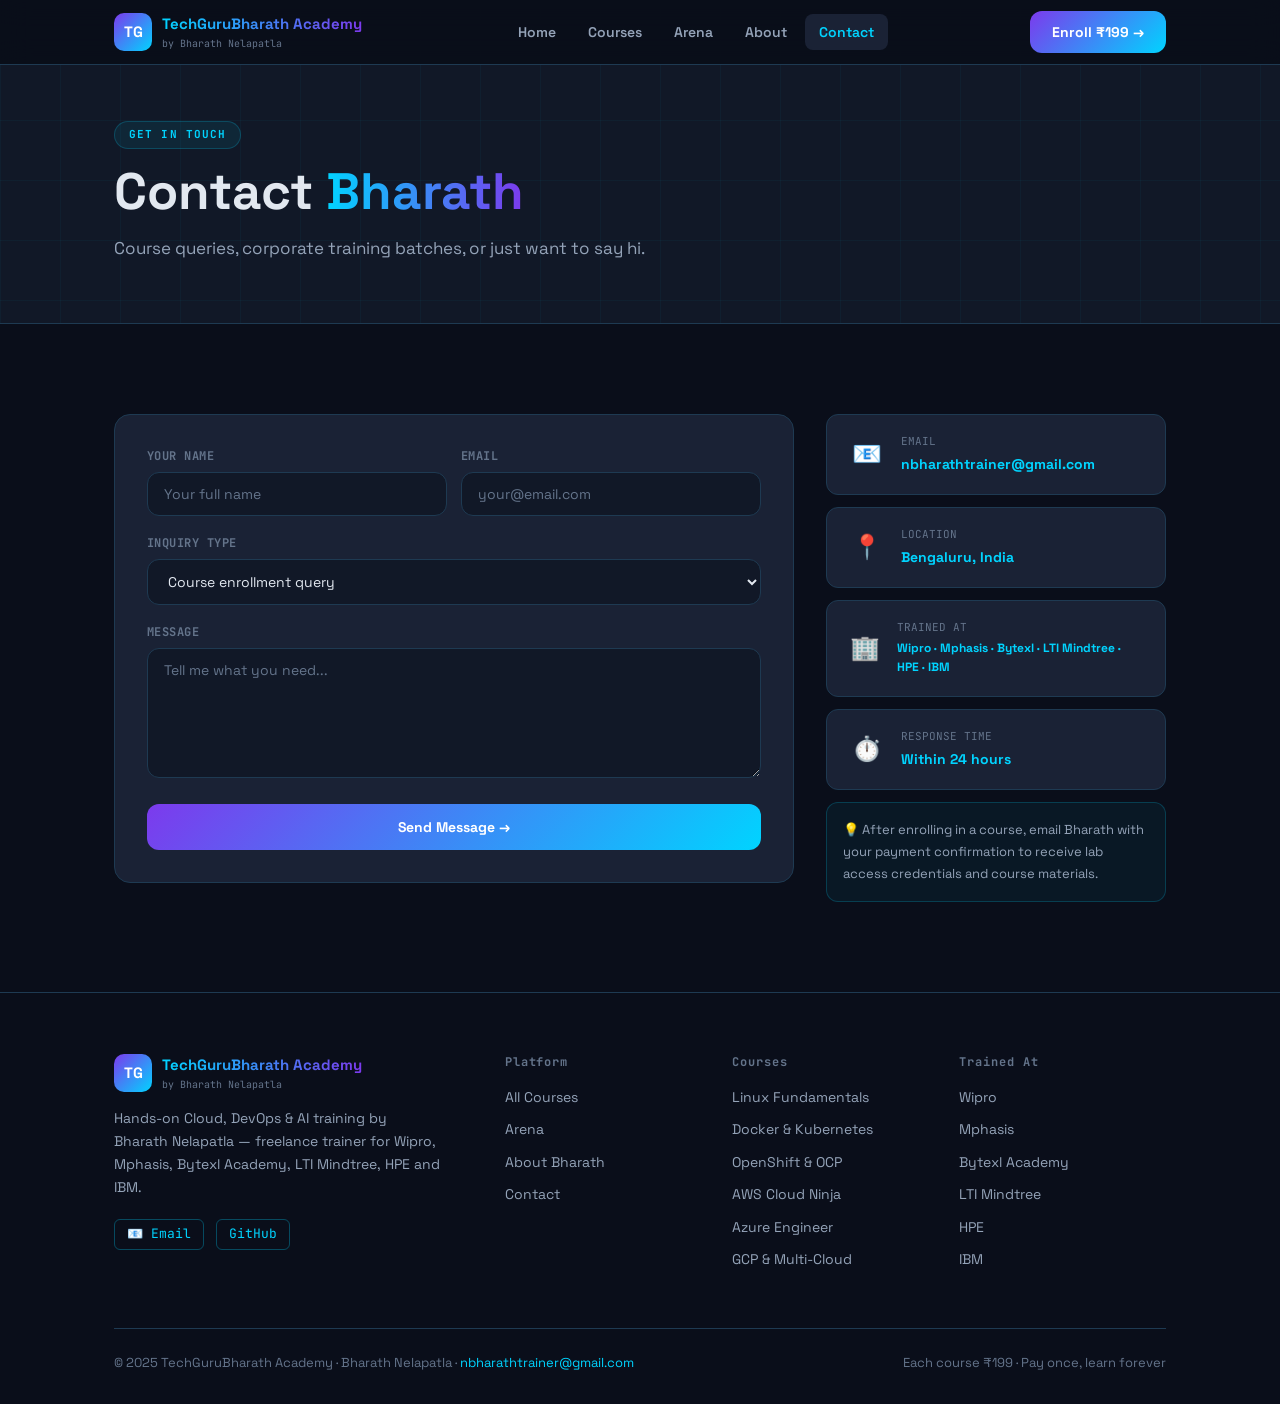
<file: contact.html>
<!DOCTYPE html>
<html lang="en">
<head>
<meta charset="UTF-8">
<meta name="viewport" content="width=device-width, initial-scale=1.0">
<title>Contact – Bharath Nelapatla – TechGuruBharath Academy</title>
<meta name="description" content="Hands-on Cloud, DevOps & AI training by Bharath Nelapatla. Freelance trainer for Wipro, Mphasis, Bytexl Academy, LTI Mindtree, HPE, IBM.">
<link rel="icon" type="image/svg+xml" href="favicon.svg">
<style>
@import url('https://fonts.googleapis.com/css2?family=Space+Grotesk:wght@400;500;600;700&family=JetBrains+Mono:wght@400;500&display=swap');

:root {
  --bg:#0a0e1a;--bg2:#111827;--bg3:#1a2235;--bg4:#1e2d40;
  --accent:#00d4ff;--accent2:#7c3aed;--accent3:#10b981;--accent4:#f59e0b;--accent5:#ef4444;
  --text:#e2e8f0;--text2:#94a3b8;--text3:#64748b;--border:#1e3a52;
  --font:'Space Grotesk',sans-serif;--mono:'JetBrains Mono',monospace;
  --radius:12px;--radius-lg:16px;--shadow:0 4px 24px rgba(0,0,0,.4);
}
*,*::before,*::after{box-sizing:border-box;margin:0;padding:0}
html{scroll-behavior:smooth}
body{background:var(--bg);color:var(--text);font-family:var(--font);font-size:16px;line-height:1.6;overflow-x:hidden}
a{text-decoration:none;color:inherit}
img{max-width:100%;display:block}
.container{max-width:1100px;margin:0 auto;padding:0 24px}
h1{font-size:clamp(2rem,5vw,3.2rem);font-weight:700;line-height:1.15}
h2{font-size:clamp(1.6rem,3.5vw,2.4rem);font-weight:700;line-height:1.2}
h3{font-size:1.15rem;font-weight:700}
.grad-text{background:linear-gradient(90deg,var(--accent),var(--accent2));-webkit-background-clip:text;-webkit-text-fill-color:transparent;background-clip:text}
.btn-primary{display:inline-flex;align-items:center;gap:6px;background:linear-gradient(135deg,var(--accent2),var(--accent));color:#fff;border:none;border-radius:var(--radius);padding:10px 22px;font-size:14px;font-weight:700;cursor:pointer;transition:transform .15s,box-shadow .15s;font-family:var(--font);white-space:nowrap}
.btn-primary:hover{transform:translateY(-2px);box-shadow:0 8px 24px rgba(124,58,237,.4)}
.btn-outline{display:inline-flex;align-items:center;gap:6px;background:transparent;color:var(--accent);border:1.5px solid rgba(0,212,255,.35);border-radius:var(--radius);padding:10px 22px;font-size:14px;font-weight:700;cursor:pointer;transition:background .2s,border-color .2s;font-family:var(--font);white-space:nowrap}
.btn-outline:hover{background:rgba(0,212,255,.08);border-color:var(--accent)}
.btn-lg{padding:13px 30px;font-size:15px}
.btn-pay{display:inline-flex;align-items:center;justify-content:center;gap:8px;background:linear-gradient(135deg,#10b981,#059669);color:#fff;border:none;border-radius:var(--radius);padding:12px 28px;font-size:15px;font-weight:700;cursor:pointer;transition:transform .15s,box-shadow .15s;font-family:var(--font);width:100%;margin-top:16px}
.btn-pay:hover{transform:translateY(-2px);box-shadow:0 8px 24px rgba(16,185,129,.4)}

/* NAV */
.nav{position:fixed;top:0;left:0;right:0;z-index:200;background:rgba(10,14,26,.96);border-bottom:1px solid var(--border);backdrop-filter:blur(14px)}
.nav-container{max-width:1100px;margin:0 auto;padding:0 24px;height:64px;display:flex;align-items:center;justify-content:space-between;gap:20px}
.nav-logo{display:flex;align-items:center;gap:10px;flex-shrink:0}
.logo-icon{width:38px;height:38px;background:linear-gradient(135deg,var(--accent2),var(--accent));border-radius:10px;display:flex;align-items:center;justify-content:center;font-size:15px;font-weight:800;color:#fff;flex-shrink:0}
.nav-title{font-size:15px;font-weight:700;background:linear-gradient(90deg,var(--accent),var(--accent2));-webkit-background-clip:text;-webkit-text-fill-color:transparent}
.nav-sub{font-size:10px;color:var(--text3);font-family:var(--mono)}
.nav-links{display:flex;gap:4px;align-items:center}
.nav-link{padding:7px 14px;border-radius:8px;font-size:14px;font-weight:600;color:var(--text2);transition:all .2s}
.nav-link:hover,.nav-link.active{background:var(--bg3);color:var(--accent)}
.nav-right{display:flex;align-items:center;gap:12px}
.hamburger{display:none;flex-direction:column;gap:5px;background:none;border:none;cursor:pointer;padding:4px}
.hamburger span{display:block;width:22px;height:2px;background:var(--text);border-radius:2px;transition:all .3s}
.hamburger.open span:nth-child(1){transform:rotate(45deg) translate(5px,5px)}
.hamburger.open span:nth-child(2){opacity:0}
.hamburger.open span:nth-child(3){transform:rotate(-45deg) translate(5px,-5px)}
.mobile-menu{display:none;flex-direction:column;background:var(--bg2);border-top:1px solid var(--border);padding:12px 24px 20px}
.mobile-menu.open{display:flex}
.mob-link{padding:12px 0;font-size:15px;font-weight:600;color:var(--text2);border-bottom:1px solid rgba(255,255,255,.04)}
.mob-link:last-child{border:none}
.mob-link.active,.mob-link:hover{color:var(--accent)}

/* HERO */
.hero{position:relative;padding:130px 0 80px;overflow:hidden}
.hero-bg{position:absolute;inset:0;z-index:0}
.grid-overlay{position:absolute;inset:0;background-image:linear-gradient(rgba(0,212,255,.04) 1px,transparent 1px),linear-gradient(90deg,rgba(0,212,255,.04) 1px,transparent 1px);background-size:60px 60px}
.glow-orb{position:absolute;border-radius:50%;filter:blur(80px);opacity:.22;animation:orbFloat 8s ease-in-out infinite}
.orb1{width:500px;height:500px;background:var(--accent2);top:-200px;right:-100px}
.orb2{width:400px;height:400px;background:var(--accent);bottom:-150px;left:-100px;animation-delay:4s}
.orb3{width:600px;height:600px;background:var(--accent2);top:50%;left:50%;transform:translate(-50%,-50%);animation-delay:2s}
@keyframes orbFloat{0%,100%{transform:translateY(0)}50%{transform:translateY(-30px)}}
.hero-inner{position:relative;z-index:1;display:grid;grid-template-columns:1fr 420px;gap:60px;align-items:center}
.hero-tag{display:inline-flex;align-items:center;gap:8px;background:rgba(0,212,255,.08);border:1px solid rgba(0,212,255,.2);border-radius:20px;padding:5px 16px;font-size:12px;font-family:var(--mono);color:var(--accent);margin-bottom:20px}
.pulse-dot{width:7px;height:7px;background:var(--accent);border-radius:50%;animation:pulse 2s infinite}
@keyframes pulse{0%,100%{opacity:1;transform:scale(1)}50%{opacity:.4;transform:scale(1.5)}}
.hero h1{margin-bottom:18px}
.hero-desc{font-size:18px;color:var(--text2);line-height:1.65;margin-bottom:30px;max-width:520px}
.hero-btns{display:flex;gap:12px;flex-wrap:wrap;margin-bottom:28px}
.hero-trust{display:flex;gap:20px;flex-wrap:wrap;font-size:13px;color:var(--text3)}
.trainer-badge{display:inline-flex;align-items:center;gap:10px;background:var(--bg3);border:1px solid var(--border);border-radius:var(--radius);padding:10px 16px;margin-bottom:24px}
.trainer-badge-icon{width:36px;height:36px;border-radius:50%;background:linear-gradient(135deg,var(--accent2),var(--accent));display:flex;align-items:center;justify-content:center;font-size:14px;font-weight:800;color:#fff;flex-shrink:0}
.trainer-badge-text{font-size:13px;color:var(--text2)}.trainer-badge-name{font-size:14px;font-weight:700;color:var(--text)}
.clients-row{display:flex;gap:10px;flex-wrap:wrap;margin-top:8px}
.client-pill{font-size:11px;font-family:var(--mono);background:rgba(0,212,255,.07);border:1px solid rgba(0,212,255,.18);border-radius:20px;padding:3px 10px;color:var(--accent)}

/* XP Card */
.xp-card{background:var(--bg3);border:1px solid var(--border);border-radius:var(--radius-lg);padding:22px;box-shadow:0 0 60px rgba(124,58,237,.15)}
.xp-header{display:flex;align-items:center;gap:12px;margin-bottom:18px}
.xp-avatar{width:44px;height:44px;border-radius:50%;background:linear-gradient(135deg,var(--accent2),var(--accent));display:flex;align-items:center;justify-content:center;font-size:15px;font-weight:800;color:#fff;flex-shrink:0}
.xp-name{font-size:15px;font-weight:700}.xp-track{font-size:12px;color:var(--text3);font-family:var(--mono)}
.xp-badge-lvl{margin-left:auto;background:linear-gradient(135deg,var(--accent2),var(--accent));border-radius:20px;padding:4px 14px;font-size:13px;font-weight:800;color:#fff}
.xp-bar-label{display:flex;justify-content:space-between;font-size:12px;color:var(--text3);font-family:var(--mono);margin-bottom:6px}
.xp-track-bar{height:8px;background:var(--bg4);border-radius:4px;overflow:hidden;margin-bottom:18px}
.xp-fill{height:100%;border-radius:4px;background:linear-gradient(90deg,var(--accent2),var(--accent));transition:width 1.5s ease}
.xp-achievements{display:flex;gap:8px;margin-bottom:18px}
.xp-ach{width:38px;height:38px;border-radius:10px;display:flex;align-items:center;justify-content:center;font-size:20px;border:1px solid var(--border);background:var(--bg2);cursor:default;transition:transform .2s}
.xp-ach:hover{transform:scale(1.15)}
.xp-ach.unlocked{border-color:rgba(245,158,11,.4);background:rgba(245,158,11,.08)}
.xp-ach.locked{opacity:.35;filter:grayscale(.8)}
.active-quest{background:var(--bg2);border-radius:var(--radius);padding:14px;border:1px solid rgba(16,185,129,.2)}
.aq-label{font-size:10px;font-weight:700;letter-spacing:.08em;color:var(--accent3);font-family:var(--mono);margin-bottom:5px}
.aq-name{font-size:14px;font-weight:700;margin-bottom:8px}
.aq-meta{display:flex;gap:8px}
.aq-track{font-size:11px;font-family:var(--mono);background:rgba(0,212,255,.1);border:1px solid rgba(0,212,255,.2);border-radius:4px;padding:2px 8px;color:var(--accent)}
.aq-xp{font-size:11px;font-family:var(--mono);color:var(--accent4);font-weight:700}

/* STATS */
.stats-banner{background:var(--bg3);border-top:1px solid var(--border);border-bottom:1px solid var(--border);padding:32px 0}
.stats-grid{display:grid;grid-template-columns:repeat(4,1fr);gap:20px;text-align:center}
.stat-num{font-size:2.2rem;font-weight:800;font-family:var(--mono);background:linear-gradient(90deg,var(--accent),var(--accent2));-webkit-background-clip:text;-webkit-text-fill-color:transparent}
.stat-label{font-size:13px;color:var(--text2);margin-top:4px}

/* SECTIONS */
.section{padding:90px 0}
.section-dark{background:var(--bg2)}
.section-header{text-align:center;max-width:600px;margin:0 auto 52px}
.section-header h2{margin-bottom:14px}
.section-header p{color:var(--text2);font-size:17px}
.section-tag{display:inline-block;font-size:11px;font-weight:700;letter-spacing:.1em;color:var(--accent);font-family:var(--mono);background:rgba(0,212,255,.08);border:1px solid rgba(0,212,255,.2);border-radius:20px;padding:4px 14px;margin-bottom:14px}

/* HOW IT WORKS */
.how-grid{display:grid;grid-template-columns:repeat(4,1fr);gap:20px}
.how-card{background:var(--bg3);border:1px solid var(--border);border-radius:var(--radius);padding:28px 22px;position:relative;transition:border-color .25s,transform .25s}
.how-card:hover{border-color:var(--accent);transform:translateY(-4px)}
.how-num{position:absolute;top:16px;right:18px;font-size:38px;font-weight:800;font-family:var(--mono);color:rgba(255,255,255,.04);line-height:1}
.how-icon{font-size:32px;margin-bottom:14px}
.how-card h3{margin-bottom:10px}
.how-card p{font-size:14px;color:var(--text2);line-height:1.6}

/* COURSES GRID */
.courses-grid{display:grid;grid-template-columns:repeat(auto-fill,minmax(280px,1fr));gap:20px}
.course-card{background:var(--bg3);border:1px solid var(--border);border-radius:var(--radius-lg);padding:24px;position:relative;overflow:hidden;transition:all .25s;display:flex;flex-direction:column}
.course-card::before{content:'';position:absolute;top:0;left:0;right:0;height:3px;background:linear-gradient(90deg,var(--c1),var(--c2))}
.course-card:hover{border-color:rgba(255,255,255,.15);transform:translateY(-3px);box-shadow:var(--shadow)}
.course-icon{font-size:36px;margin-bottom:12px}
.course-name{font-size:17px;font-weight:700;margin-bottom:8px}
.course-desc{font-size:13px;color:var(--text2);line-height:1.6;margin-bottom:14px;flex:1}
.course-topics{display:flex;flex-wrap:wrap;gap:6px;margin-bottom:16px}
.topic-tag{font-size:11px;font-family:var(--mono);background:rgba(0,212,255,.07);border:1px solid rgba(0,212,255,.18);border-radius:5px;padding:3px 8px;color:var(--accent)}
.course-footer{display:flex;align-items:center;justify-content:space-between;margin-bottom:4px}
.course-meta{display:flex;gap:8px;align-items:center}
.quest-count{font-size:11px;font-family:var(--mono);color:var(--text3)}
.diff-badge{font-size:10px;font-family:var(--mono);font-weight:700;padding:2px 8px;border-radius:20px}
.diff-beginner{background:rgba(16,185,129,.15);color:var(--accent3)}
.diff-intermediate{background:rgba(245,158,11,.15);color:var(--accent4)}
.diff-advanced{background:rgba(239,68,68,.15);color:#ef4444}
.price-tag{font-size:22px;font-weight:800;font-family:var(--mono);color:var(--accent3)}
.price-sub{font-size:11px;color:var(--text3)}

/* TRAINERS ROW */
.clients-section{padding:40px 0}
.clients-label{text-align:center;font-size:12px;font-family:var(--mono);letter-spacing:.1em;color:var(--text3);margin-bottom:20px}
.clients-logos{display:flex;justify-content:center;gap:16px;flex-wrap:wrap}
.client-logo{background:var(--bg3);border:1px solid var(--border);border-radius:var(--radius);padding:10px 20px;font-size:13px;font-weight:700;color:var(--text2);font-family:var(--mono);transition:all .2s}
.client-logo:hover{border-color:var(--accent);color:var(--accent)}

/* TESTIMONIALS */
.testi-grid{display:grid;grid-template-columns:repeat(3,1fr);gap:20px}
.testi-card{background:var(--bg3);border:1px solid var(--border);border-radius:var(--radius);padding:26px;transition:border-color .2s}
.testi-card:hover{border-color:rgba(0,212,255,.25)}
.testi-stars{color:var(--accent4);font-size:16px;margin-bottom:14px;letter-spacing:2px}
.testi-card p{font-size:14px;color:var(--text2);line-height:1.7;margin-bottom:20px;font-style:italic}
.testi-author{display:flex;align-items:center;gap:12px}
.testi-avatar{width:38px;height:38px;border-radius:50%;display:flex;align-items:center;justify-content:center;font-size:13px;font-weight:800;flex-shrink:0}
.testi-name{font-size:14px;font-weight:700}
.testi-role{font-size:12px;color:var(--text3)}

/* CTA */
.cta-section{position:relative;padding:100px 0;overflow:hidden;background:var(--bg2);border-top:1px solid var(--border)}
.cta-bg{position:absolute;inset:0}
.cta-inner{position:relative;z-index:1;text-align:center;max-width:600px;margin:0 auto}
.cta-inner h2{margin-bottom:16px}
.cta-inner p{font-size:17px;color:var(--text2);margin-bottom:32px}
.cta-btns{display:flex;gap:14px;justify-content:center;flex-wrap:wrap}

/* FOOTER */
.footer{background:var(--bg);border-top:1px solid var(--border);padding:60px 0 30px}
.footer-grid{display:grid;grid-template-columns:1fr 2fr;gap:60px;margin-bottom:48px}
.footer-desc{font-size:14px;color:var(--text2);line-height:1.65;margin-bottom:20px}
.footer-links{display:grid;grid-template-columns:repeat(3,1fr);gap:20px}
.footer-heading{font-size:12px;font-weight:700;letter-spacing:.08em;color:var(--text3);font-family:var(--mono);margin-bottom:14px}
.footer-link{display:block;font-size:14px;color:var(--text2);margin-bottom:10px;transition:color .2s}
.footer-link:hover{color:var(--accent)}
.footer-social{display:flex;gap:12px;margin-top:16px}
.social-link{font-size:13px;font-family:var(--mono);color:var(--accent);border:1px solid rgba(0,212,255,.3);border-radius:6px;padding:4px 12px;transition:background .2s}
.social-link:hover{background:rgba(0,212,255,.08)}
.footer-bottom{border-top:1px solid var(--border);padding-top:24px;display:flex;justify-content:space-between;align-items:center;font-size:13px;color:var(--text3);flex-wrap:wrap;gap:10px}

/* PAGE HERO */
.page-hero{padding:120px 0 60px;background:var(--bg2);border-bottom:1px solid var(--border);position:relative;overflow:hidden}
.page-hero .container{position:relative;z-index:1}
.page-hero h1{margin-bottom:14px}
.page-hero p{font-size:17px;color:var(--text2);max-width:560px}

/* ABOUT PAGE */
.about-grid{display:grid;grid-template-columns:360px 1fr;gap:48px;align-items:start}
.about-profile{background:var(--bg3);border:1px solid var(--border);border-radius:var(--radius-lg);padding:28px;text-align:center}
.about-avatar{width:100px;height:100px;border-radius:50%;background:linear-gradient(135deg,var(--accent2),var(--accent));display:flex;align-items:center;justify-content:center;font-size:38px;font-weight:800;color:#fff;margin:0 auto 16px}
.about-name{font-size:22px;font-weight:700;margin-bottom:4px}
.about-role{font-size:14px;color:var(--accent);font-family:var(--mono);margin-bottom:16px}
.about-email{font-size:13px;color:var(--text2);font-family:var(--mono);background:var(--bg2);border:1px solid var(--border);border-radius:8px;padding:8px 14px;margin-bottom:16px}
.client-badges{display:flex;flex-wrap:wrap;gap:8px;justify-content:center;margin-top:14px}
.client-b{font-size:12px;font-weight:700;font-family:var(--mono);background:rgba(124,58,237,.12);border:1px solid rgba(124,58,237,.3);border-radius:6px;padding:4px 12px;color:var(--accent2)}
.about-card{background:var(--bg3);border:1px solid var(--border);border-radius:var(--radius);padding:22px;margin-bottom:16px}
.timeline{position:relative;padding-left:28px}
.timeline::before{content:'';position:absolute;left:0;top:0;bottom:0;width:2px;background:linear-gradient(180deg,var(--accent2),var(--accent));border-radius:2px;opacity:.5}
.tl-item{position:relative;margin-bottom:28px}
.tl-item::before{content:'';position:absolute;left:-33px;top:4px;width:10px;height:10px;border-radius:50%;background:var(--accent);box-shadow:0 0 10px var(--accent)}
.tl-year{font-size:11px;font-family:var(--mono);color:var(--accent);font-weight:700;margin-bottom:4px}
.tl-title{font-size:15px;font-weight:700;margin-bottom:4px}
.tl-desc{font-size:13px;color:var(--text2);line-height:1.6}
.tags-wrap{display:flex;flex-wrap:wrap;gap:8px;margin-top:12px}
.skill-tag{font-size:12px;font-family:var(--mono);background:rgba(0,212,255,.08);border:1px solid rgba(0,212,255,.2);border-radius:6px;padding:4px 12px;color:var(--accent)}

/* CONTACT FORM */
.contact-form{background:var(--bg3);border:1px solid var(--border);border-radius:var(--radius-lg);padding:32px}
.form-group{margin-bottom:18px}
.form-label{display:block;font-size:12px;font-weight:700;color:var(--text3);margin-bottom:6px;font-family:var(--mono);letter-spacing:.04em}
.form-input{width:100%;background:var(--bg2);border:1px solid var(--border);border-radius:var(--radius);padding:12px 16px;font-size:14px;color:var(--text);font-family:var(--font);transition:border-color .2s;outline:none}
.form-input:focus{border-color:var(--accent)}
.form-input::placeholder{color:var(--text3)}
textarea.form-input{min-height:130px;resize:vertical}
select.form-input option{background:var(--bg2)}
.form-row{display:grid;grid-template-columns:1fr 1fr;gap:14px}
.contact-info-card{background:var(--bg3);border:1px solid var(--border);border-radius:var(--radius);padding:18px 20px;display:flex;align-items:center;gap:14px;margin-bottom:12px;transition:border-color .2s}
.contact-info-card:hover{border-color:var(--accent)}
.ci-icon{font-size:24px;width:40px;text-align:center}
.ci-label{font-size:11px;color:var(--text3);font-family:var(--mono);margin-bottom:3px}
.ci-val{font-size:14px;font-weight:700;color:var(--accent)}

/* THANK YOU PAGE */
.thankyou-wrap{min-height:100vh;display:flex;align-items:center;justify-content:center;padding:40px 24px}
.thankyou-card{background:var(--bg3);border:1px solid rgba(16,185,129,.3);border-radius:var(--radius-lg);padding:48px;max-width:560px;width:100%;text-align:center;box-shadow:0 0 60px rgba(16,185,129,.1)}
.ty-icon{font-size:64px;margin-bottom:20px}
.ty-title{font-size:28px;font-weight:700;margin-bottom:12px}
.ty-course{display:inline-block;background:rgba(16,185,129,.1);border:1px solid rgba(16,185,129,.3);border-radius:var(--radius);padding:8px 20px;font-family:var(--mono);font-size:14px;color:var(--accent3);margin-bottom:20px}
.ty-desc{font-size:15px;color:var(--text2);line-height:1.7;margin-bottom:28px}
.ty-steps{background:var(--bg2);border-radius:var(--radius);padding:20px;text-align:left;margin-bottom:28px}
.ty-step{display:flex;gap:12px;padding:10px 0;border-bottom:1px solid rgba(255,255,255,.04);font-size:14px;color:var(--text2)}
.ty-step:last-child{border:none}
.ty-step-num{width:24px;height:24px;border-radius:50%;background:linear-gradient(135deg,var(--accent2),var(--accent));display:flex;align-items:center;justify-content:center;font-size:12px;font-weight:800;color:#fff;flex-shrink:0;margin-top:1px}

/* TERMINAL */
.terminal{background:#0d1117;border:1px solid #30363d;border-radius:var(--radius);padding:18px;font-family:var(--mono);font-size:13px}
.terminal-bar{display:flex;gap:7px;margin-bottom:14px}
.term-dot{width:11px;height:11px;border-radius:50%}
.term-cmd{color:#7ee787;margin-bottom:4px}
.term-out{color:#8b949e}
.term-hint{color:#e3b341;margin-top:4px}
.term-err{color:#f85149}
.choice-btn{display:flex;align-items:center;gap:12px;width:100%;background:var(--bg2);border:1px solid var(--border);border-radius:var(--radius);padding:14px 18px;cursor:pointer;font-size:14px;color:var(--text);text-align:left;transition:all .2s;font-family:var(--font);margin-bottom:10px}
.choice-btn:hover{border-color:var(--accent);background:rgba(0,212,255,.04)}
.choice-btn.correct{border-color:var(--accent3);background:rgba(16,185,129,.08);color:var(--accent3)}
.choice-btn.wrong{border-color:var(--accent5);background:rgba(239,68,68,.08);color:var(--accent5)}
.choice-btn.disabled{pointer-events:none}
.choice-key{min-width:28px;height:28px;border-radius:7px;background:var(--bg3);border:1px solid var(--border);display:flex;align-items:center;justify-content:center;font-size:12px;font-weight:800;font-family:var(--mono);flex-shrink:0}
.feedback-box{display:none;padding:16px;border-radius:var(--radius);font-size:14px;line-height:1.6;margin-top:16px}
.feedback-box.correct{background:rgba(16,185,129,.08);border:1px solid rgba(16,185,129,.3);color:var(--accent3)}
.feedback-box.wrong{background:rgba(239,68,68,.08);border:1px solid rgba(239,68,68,.3);color:var(--accent5)}

/* LEADERBOARD */
.lb-row{display:flex;align-items:center;gap:12px;padding:10px 14px;border-radius:var(--radius);transition:background .2s}
.lb-row:hover{background:var(--bg2)}
.lb-row.you{background:rgba(124,58,237,.12);border:1px solid rgba(124,58,237,.25)}
.lb-rank{font-size:13px;font-family:var(--mono);font-weight:800;width:24px;color:var(--text3)}
.lb-rank.gold{color:var(--accent4)}.lb-rank.silver{color:#94a3b8}.lb-rank.bronze{color:#b45309}
.lb-avatar{width:32px;height:32px;border-radius:50%;display:flex;align-items:center;justify-content:center;font-size:12px;font-weight:800;flex-shrink:0}
.lb-name{font-size:14px;font-weight:600;flex:1}
.lb-you-tag{font-size:10px;color:var(--accent2);font-family:var(--mono);margin-left:6px}
.lb-xp{font-size:13px;font-weight:800;font-family:var(--mono);color:var(--accent4)}
.lb-bar{height:3px;background:var(--bg4);border-radius:2px;margin:2px 0 10px;overflow:hidden}
.lb-fill{height:100%;background:linear-gradient(90deg,var(--accent2),var(--accent4));border-radius:2px}
.ach-grid{display:grid;grid-template-columns:repeat(auto-fill,minmax(110px,1fr));gap:10px}
.ach-card{background:var(--bg2);border:1px solid var(--border);border-radius:var(--radius);padding:16px 12px;text-align:center;transition:all .2s}
.ach-card:hover{transform:translateY(-2px)}
.ach-card.unlocked{border-color:rgba(245,158,11,.4);background:rgba(245,158,11,.05)}
.ach-card.locked{opacity:.4;filter:grayscale(.8)}
.ach-icon{font-size:30px;margin-bottom:8px}
.ach-name{font-size:12px;font-weight:700;margin-bottom:3px}
.ach-pts{font-size:11px;font-family:var(--mono);color:var(--accent4)}
.ach-tag{font-size:11px;color:var(--text3)}

/* ARENA */
.arena-layout{display:grid;grid-template-columns:1fr 340px;gap:24px}
.quest-panel{background:var(--bg3);border:1px solid var(--border);border-radius:var(--radius-lg);padding:24px;margin-bottom:24px}
.quest-track-badge{font-size:11px;font-weight:800;font-family:var(--mono);letter-spacing:.08em;background:rgba(16,185,129,.15);border:1px solid rgba(16,185,129,.3);border-radius:6px;padding:3px 12px;color:#10b981}
.quest-xp-badge{font-size:13px;font-weight:800;font-family:var(--mono);color:var(--accent4)}
.panel-box{background:var(--bg3);border:1px solid var(--border);border-radius:var(--radius-lg);padding:20px;margin-bottom:20px}
.panel-title{font-size:12px;font-weight:800;font-family:var(--mono);letter-spacing:.08em;color:var(--text3);margin-bottom:16px}
.tab-row{display:flex;gap:0;margin-bottom:16px;border-bottom:1px solid var(--border)}
.tab-btn{padding:8px 14px;font-size:13px;font-weight:600;color:var(--text3);cursor:pointer;border:none;background:none;border-bottom:2px solid transparent;transition:all .2s;font-family:var(--font)}
.tab-btn:hover,.tab-btn.active{color:var(--accent);border-bottom-color:var(--accent)}
.tab-content{display:none}
.tab-content.active{display:block}
.streak-row{display:flex;gap:6px;margin-bottom:14px}
.streak-day{width:28px;height:28px;border-radius:7px;display:flex;align-items:center;justify-content:center;font-size:14px;border:1px solid var(--border);background:var(--bg2)}
.streak-day.done{background:rgba(245,158,11,.15);border-color:rgba(245,158,11,.3)}

/* PRICING */
.pricing-grid{display:grid;grid-template-columns:repeat(3,1fr);gap:20px}
.price-card{background:var(--bg3);border:1px solid var(--border);border-radius:var(--radius-lg);padding:28px;position:relative;transition:border-color .25s}
.price-card:hover{border-color:rgba(255,255,255,.15)}
.price-card.featured{border-color:rgba(124,58,237,.5);background:rgba(124,58,237,.05)}
.price-popular{position:absolute;top:-13px;left:50%;transform:translateX(-50%);background:linear-gradient(135deg,var(--accent2),var(--accent));border-radius:20px;padding:4px 20px;font-size:12px;font-weight:800;color:#fff;white-space:nowrap}
.price-tier{font-size:11px;font-weight:800;letter-spacing:.1em;color:var(--text3);font-family:var(--mono);margin-bottom:10px}
.price-amt{font-size:38px;font-weight:800;font-family:var(--mono);margin-bottom:4px}
.price-period{font-size:13px;color:var(--text2);margin-bottom:20px}
.price-sep{height:1px;background:var(--border);margin:20px 0}
.price-feat{font-size:13px;color:var(--text2);padding:6px 0;display:flex;align-items:flex-start;gap:10px;line-height:1.5}
.price-feat .ok{color:var(--accent3);font-weight:700;flex-shrink:0}
.price-feat .no{opacity:.35;flex-shrink:0}

/* RESPONSIVE */
@media(max-width:900px){
  .hero-inner{grid-template-columns:1fr}
  .hero-visual{display:none}
  .how-grid{grid-template-columns:1fr 1fr}
  .stats-grid{grid-template-columns:1fr 1fr}
  .testi-grid{grid-template-columns:1fr}
  .pricing-grid{grid-template-columns:1fr}
  .footer-grid{grid-template-columns:1fr;gap:30px}
  .footer-links{grid-template-columns:1fr 1fr 1fr}
  .arena-layout{grid-template-columns:1fr}
  .about-grid{grid-template-columns:1fr}
  .form-row{grid-template-columns:1fr}
}
@media(max-width:640px){
  .nav-links{display:none}
  .hamburger{display:flex}
  .how-grid{grid-template-columns:1fr}
  .courses-grid{grid-template-columns:1fr}
  .stats-grid{grid-template-columns:1fr 1fr}
  .footer-links{grid-template-columns:1fr 1fr}
  .hero-btns,.cta-btns{flex-direction:column}
  .clients-logos{gap:8px}
}

</style>
</head>
<body>
<nav class="nav" id="mainNav">
  <div class="nav-container">
    <a href="index.html" class="nav-logo">
      <div class="logo-icon">TG</div>
      <div><div class="nav-title">TechGuruBharath Academy</div><div class="nav-sub">by Bharath Nelapatla</div></div>
    </a>
    <div class="nav-links"><a href="index.html" class="nav-link">Home</a>
<a href="courses.html" class="nav-link">Courses</a>
<a href="arena.html" class="nav-link">Arena</a>
<a href="about.html" class="nav-link">About</a>
<a href="contact.html" class="nav-link active">Contact</a></div>
    <div class="nav-right">
      <a href="courses.html" class="btn-primary">Enroll ₹199 →</a>
      <button class="hamburger" id="hamburger"><span></span><span></span><span></span></button>
    </div>
  </div>
  <div class="mobile-menu" id="mobileMenu"><a href="index.html" class="mob-link">Home</a>
<a href="courses.html" class="mob-link">Courses</a>
<a href="arena.html" class="mob-link">Arena</a>
<a href="about.html" class="mob-link">About</a>
<a href="contact.html" class="mob-link active">Contact</a></div>
</nav>

<section class="page-hero">
  <div class="grid-overlay"></div>
  <div class="container">
    <div class="section-tag">GET IN TOUCH</div>
    <h1>Contact <span class="grad-text">Bharath</span></h1>
    <p>Course queries, corporate training batches, or just want to say hi.</p>
  </div>
</section>
<section class="section" id="contact"><div class="container">
  <div style="display:grid;grid-template-columns:1fr 340px;gap:32px;align-items:start">
    <div class="contact-form">
      <form id="contactForm" action="https://formspree.io/f/YOUR_FORM_ID" method="POST">
        <div class="form-row">
          <div class="form-group"><label class="form-label">YOUR NAME</label><input type="text" name="name" class="form-input" placeholder="Your full name" required></div>
          <div class="form-group"><label class="form-label">EMAIL</label><input type="email" name="email" class="form-input" placeholder="your@email.com" required></div>
        </div>
        <div class="form-group"><label class="form-label">INQUIRY TYPE</label>
          <select name="inquiry" class="form-input">
            <option>Course enrollment query</option>
            <option>Corporate training batch</option>
            <option>Lab access after payment</option>
            <option>Invoice / GST receipt</option>
            <option>General question</option>
          </select>
        </div>
        <div class="form-group"><label class="form-label">MESSAGE</label><textarea name="message" class="form-input" placeholder="Tell me what you need..." required></textarea></div>
        <button type="submit" class="btn-primary" style="width:100%;justify-content:center;padding:14px">Send Message →</button>
      </form>
    </div>
    <div>
      <a href="mailto:nbharathtrainer@gmail.com" class="contact-info-card" style="text-decoration:none">
        <div class="ci-icon">📧</div><div><div class="ci-label">EMAIL</div><div class="ci-val">nbharathtrainer@gmail.com</div></div>
      </a>
      <div class="contact-info-card"><div class="ci-icon">📍</div><div><div class="ci-label">LOCATION</div><div class="ci-val">Bengaluru, India</div></div></div>
      <div class="contact-info-card"><div class="ci-icon">🏢</div><div><div class="ci-label">TRAINED AT</div><div class="ci-val" style="font-size:12px">Wipro · Mphasis · Bytexl · LTI Mindtree · HPE · IBM</div></div></div>
      <div class="contact-info-card"><div class="ci-icon">⏱️</div><div><div class="ci-label">RESPONSE TIME</div><div class="ci-val">Within 24 hours</div></div></div>
      <div style="background:rgba(0,212,255,.05);border:1px solid rgba(0,212,255,.2);border-radius:var(--radius);padding:16px;margin-top:8px;font-size:13px;color:var(--text2);line-height:1.7">
        💡 After enrolling in a course, email Bharath with your payment confirmation to receive lab access credentials and course materials.
      </div>
    </div>
  </div>
</div></section>
<footer class="footer">
  <div class="container">
    <div class="footer-grid">
      <div>
        <a href="index.html" class="nav-logo" style="display:inline-flex;margin-bottom:14px">
          <div class="logo-icon">TG</div>
          <div><div class="nav-title">TechGuruBharath Academy</div><div class="nav-sub">by Bharath Nelapatla</div></div>
        </a>
        <p class="footer-desc">Hands-on Cloud, DevOps & AI training by Bharath Nelapatla — freelance trainer for Wipro, Mphasis, Bytexl Academy, LTI Mindtree, HPE and IBM.</p>
        <div class="footer-social">
          <a href="mailto:nbharathtrainer@gmail.com" class="social-link">📧 Email</a>
          <a href="https://github.com/Bharathtrainer" target="_blank" rel="noopener" class="social-link">GitHub</a>
        </div>
      </div>
      <div class="footer-links">
        <div class="footer-col">
          <div class="footer-heading">Platform</div>
          <a href="courses.html" class="footer-link">All Courses</a>
          <a href="arena.html" class="footer-link">Arena</a>
          <a href="about.html" class="footer-link">About Bharath</a>
          <a href="contact.html" class="footer-link">Contact</a>
        </div>
        <div class="footer-col">
          <div class="footer-heading">Courses</div>
          <a href="courses.html#linux" class="footer-link">Linux Fundamentals</a>
<a href="courses.html#docker" class="footer-link">Docker & Kubernetes</a>
<a href="courses.html#openshift" class="footer-link">OpenShift & OCP</a>
<a href="courses.html#aws" class="footer-link">AWS Cloud Ninja</a>
<a href="courses.html#azure" class="footer-link">Azure Engineer</a>
<a href="courses.html#gcp" class="footer-link">GCP & Multi-Cloud</a>
        </div>
        <div class="footer-col">
          <div class="footer-heading">Trained At</div>
          <span class="footer-link" style="display:block;cursor:default">Wipro</span><span class="footer-link" style="display:block;cursor:default">Mphasis</span><span class="footer-link" style="display:block;cursor:default">Bytexl Academy</span><span class="footer-link" style="display:block;cursor:default">LTI Mindtree</span><span class="footer-link" style="display:block;cursor:default">HPE</span><span class="footer-link" style="display:block;cursor:default">IBM</span>
        </div>
      </div>
    </div>
    <div class="footer-bottom">
      <span>© 2025 TechGuruBharath Academy · Bharath Nelapatla · <a href="mailto:nbharathtrainer@gmail.com" style="color:var(--accent)">nbharathtrainer@gmail.com</a></span>
      <span>Each course ₹199 · Pay once, learn forever</span>
    </div>
  </div>
</footer>
<script>
// TechGuruBharath Academy – Bharath Nelapatla

// Mobile menu
const hamburger = document.getElementById('hamburger');
const mobileMenu = document.getElementById('mobileMenu');
if(hamburger && mobileMenu){
  hamburger.addEventListener('click',()=>{
    hamburger.classList.toggle('open');
    mobileMenu.classList.toggle('open');
  });
}

// Sticky nav shadow
window.addEventListener('scroll',()=>{
  const nav = document.getElementById('mainNav');
  if(nav) nav.style.boxShadow = window.scrollY>10?'0 2px 20px rgba(0,0,0,.5)':'none';
});

// XP bar animation
window.addEventListener('load',()=>{
  const fill = document.querySelector('.xp-fill');
  if(fill){fill.style.width='0';setTimeout(()=>fill.style.width='85%',400);}
});

// Quest answer handler
window.answerQuest = function(idx, correct, expl){
  const btns = document.querySelectorAll('.choice-btn');
  const fb = document.getElementById('quest-feedback');
  btns.forEach((b,i)=>{
    b.classList.add('disabled');
    if(i===correct) b.classList.add('correct');
    else if(i===idx && idx!==correct) b.classList.add('wrong');
  });
  if(fb){
    fb.style.display='block';
    if(idx===correct){
      fb.className='feedback-box correct';
      fb.innerHTML='✅ <strong>Correct!</strong><br>'+(expl?.correct||'');
      const nb = document.getElementById('next-quest-btn');
      if(nb) nb.style.display='inline-flex';
    } else {
      fb.className='feedback-box wrong';
      fb.innerHTML='❌ <strong>Not quite.</strong> '+(expl?.wrong||'Review and try the next quest!');
    }
    fb.scrollIntoView({behavior:'smooth',block:'nearest'});
  }
};

// Trainer action buttons
window.trainerAction = function(btn, msg){
  btn.textContent=msg;btn.disabled=true;btn.style.opacity='.7';
};

// Scroll reveal
const observer = new IntersectionObserver(entries=>{
  entries.forEach(e=>{
    if(e.isIntersecting){
      e.target.style.opacity='1';
      e.target.style.transform='translateY(0)';
      observer.unobserve(e.target);
    }
  });
},{threshold:0.1});
document.querySelectorAll('.how-card,.course-card,.testi-card,.price-card,.ach-card').forEach(el=>{
  el.style.opacity='0';
  el.style.transform='translateY(20px)';
  el.style.transition='opacity .5s ease, transform .5s ease';
  observer.observe(el);
});

// Contact form
const cf = document.getElementById('contactForm');
if(cf){
  cf.addEventListener('submit',e=>{
    e.preventDefault();
    const btn = cf.querySelector('button[type=submit]');
    btn.textContent='✅ Message sent! Bharath will reply within 24 hours.';
    btn.disabled=true;
    btn.style.background='rgba(16,185,129,.2)';
    btn.style.borderColor='rgba(16,185,129,.4)';
    btn.style.color='#10b981';
  });
}

// Thank you page — read course from URL param
window.addEventListener('DOMContentLoaded',()=>{
  const cn = document.getElementById('ty-course-name');
  if(cn){
    const params = new URLSearchParams(window.location.search);
    const course = params.get('course')||'Your Course';
    cn.textContent = decodeURIComponent(course);
  }
});

// FAQ toggle
window.toggleFaq = function(el){
  const item = el.parentElement;
  const wasOpen = item.classList.contains('open');
  document.querySelectorAll('.faq-item').forEach(f=>f.classList.remove('open'));
  if(!wasOpen) item.classList.add('open');
};

// Billing toggle (pricing page)
window.toggleBilling = function(){
  const t = document.getElementById('billingToggle');
  const isYearly = t.classList.toggle('on');
  document.getElementById('pro-price').innerHTML = isYearly
    ? '₹149<span style="font-size:14px;color:var(--text2)">/mo</span>'
    : '₹199<span style="font-size:14px;color:var(--text2)">/course</span>';
  document.getElementById('bill-m').style.color = isYearly?'var(--text3)':'var(--accent)';
  document.getElementById('bill-y').style.color = isYearly?'var(--accent)':'var(--text3)';
};

// Arena tabs
window.switchTab = function(group, tab, btn){
  document.querySelectorAll('.tab-btn').forEach(b=>b.classList.remove('active'));
  btn.classList.add('active');
  document.getElementById(group+'-weekly').classList.remove('active');
  document.getElementById(group+'-alltime').classList.remove('active');
  document.getElementById(group+'-'+tab).classList.add('active');
};

// Arena timer
window.startTimer = function(n, seconds){
  const el = document.getElementById('timer'+n+'-val');
  const wrap = document.getElementById('timer'+n);
  if(!el) return;
  const iv = setInterval(()=>{
    const m=Math.floor(seconds/60), s=seconds%60;
    el.textContent=String(m).padStart(2,'0')+':'+String(s).padStart(2,'0');
    if(seconds<=30) wrap.classList.add('urgent');
    if(seconds--<=0) clearInterval(iv);
  },1000);
};

// Filter paths
window.filterPaths = function(cat, btn){
  document.querySelectorAll('.filter-btn').forEach(b=>b.classList.remove('active'));
  btn.classList.add('active');
  document.querySelectorAll('[data-cat]').forEach(card=>{
    card.style.display=(cat==='all'||card.dataset.cat===cat)?'flex':'none';
  });
};

</script>
</body>
</html>
</file>
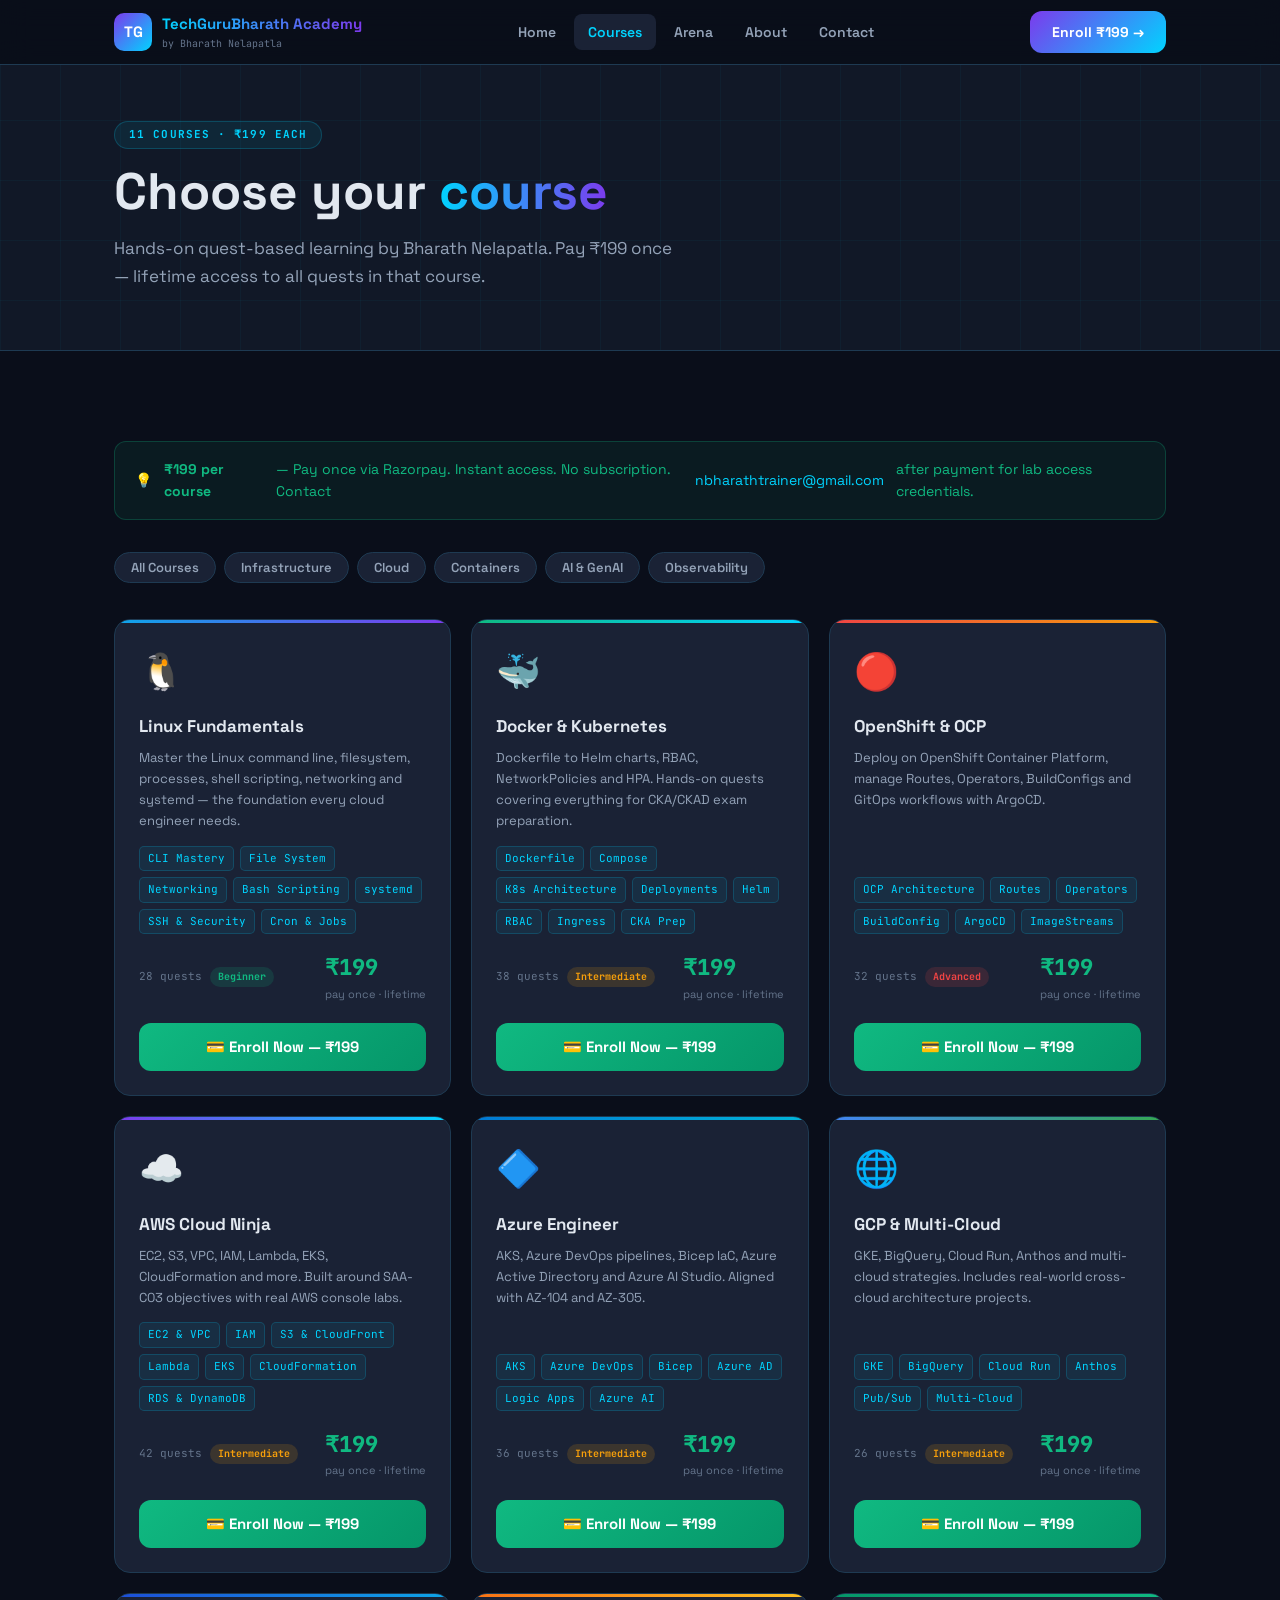
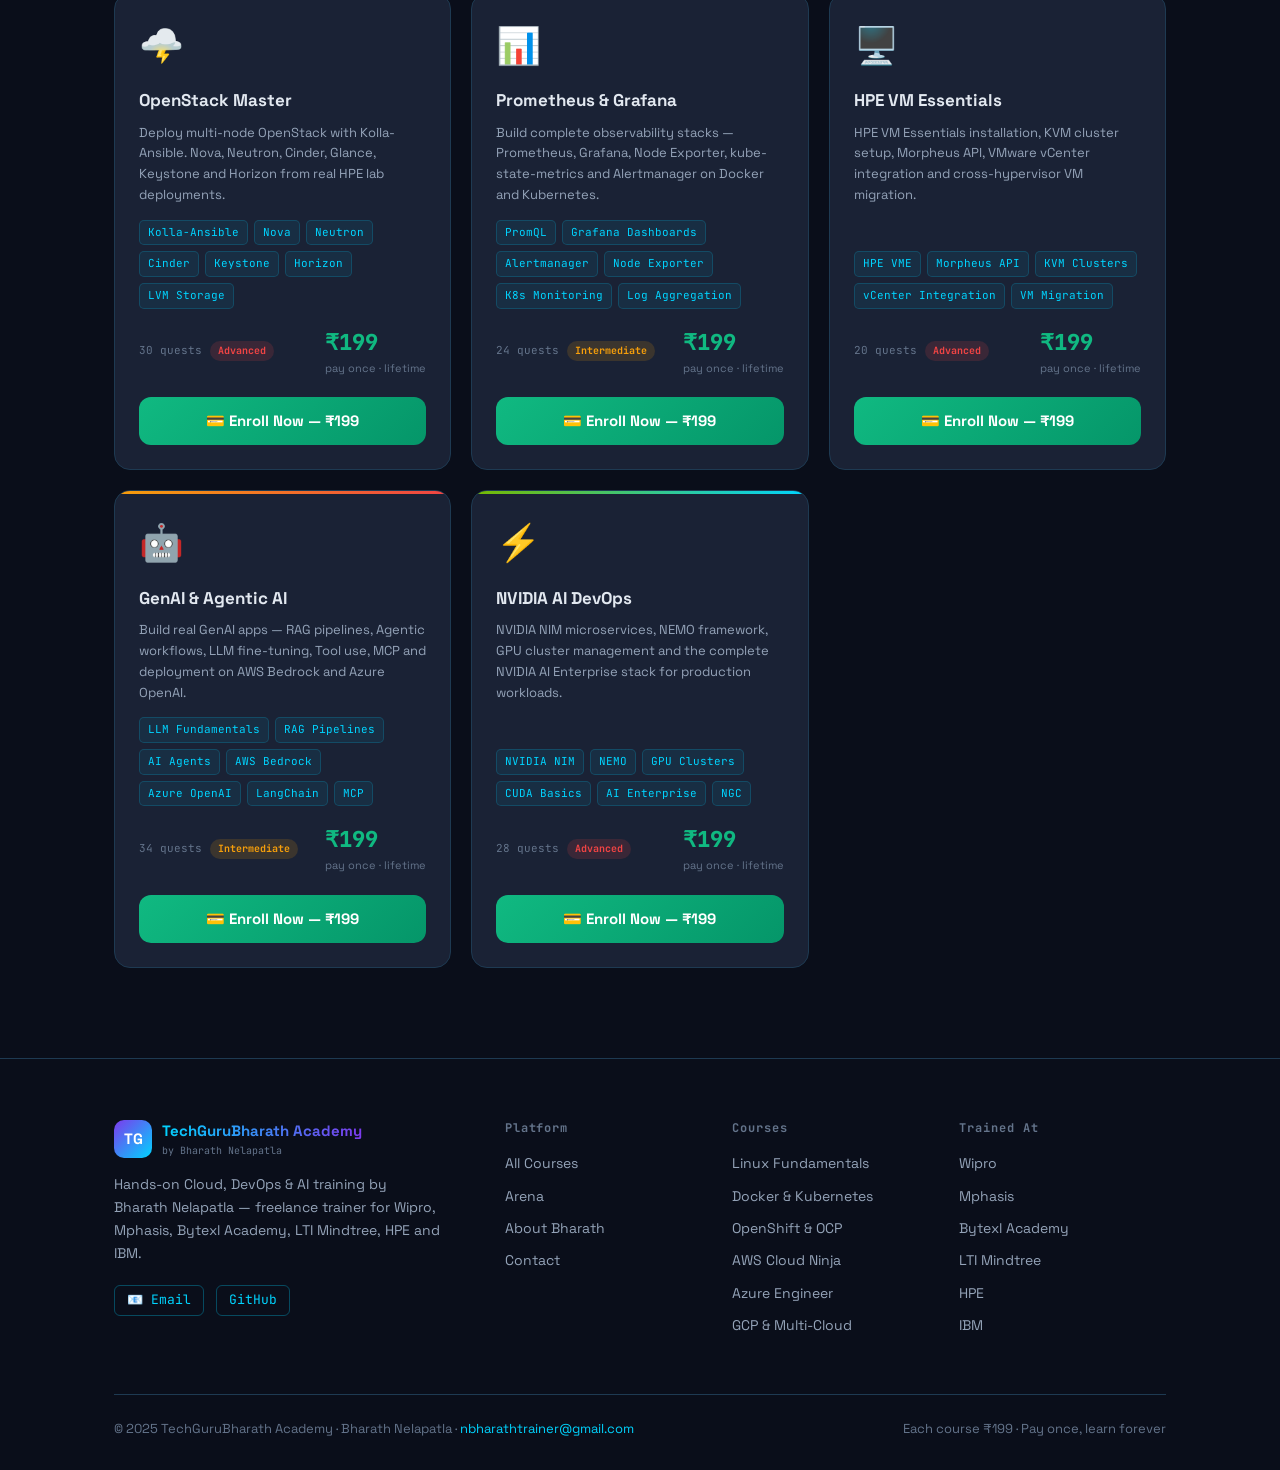
<file: courses.html>
<!DOCTYPE html>
<html lang="en">
<head>
<meta charset="UTF-8">
<meta name="viewport" content="width=device-width, initial-scale=1.0">
<title>All Courses – TechGuruBharath Academy</title>
<meta name="description" content="Hands-on Cloud, DevOps & AI training by Bharath Nelapatla. Freelance trainer for Wipro, Mphasis, Bytexl Academy, LTI Mindtree, HPE, IBM.">
<link rel="icon" type="image/svg+xml" href="favicon.svg">
<style>
@import url('https://fonts.googleapis.com/css2?family=Space+Grotesk:wght@400;500;600;700&family=JetBrains+Mono:wght@400;500&display=swap');

:root {
  --bg:#0a0e1a;--bg2:#111827;--bg3:#1a2235;--bg4:#1e2d40;
  --accent:#00d4ff;--accent2:#7c3aed;--accent3:#10b981;--accent4:#f59e0b;--accent5:#ef4444;
  --text:#e2e8f0;--text2:#94a3b8;--text3:#64748b;--border:#1e3a52;
  --font:'Space Grotesk',sans-serif;--mono:'JetBrains Mono',monospace;
  --radius:12px;--radius-lg:16px;--shadow:0 4px 24px rgba(0,0,0,.4);
}
*,*::before,*::after{box-sizing:border-box;margin:0;padding:0}
html{scroll-behavior:smooth}
body{background:var(--bg);color:var(--text);font-family:var(--font);font-size:16px;line-height:1.6;overflow-x:hidden}
a{text-decoration:none;color:inherit}
img{max-width:100%;display:block}
.container{max-width:1100px;margin:0 auto;padding:0 24px}
h1{font-size:clamp(2rem,5vw,3.2rem);font-weight:700;line-height:1.15}
h2{font-size:clamp(1.6rem,3.5vw,2.4rem);font-weight:700;line-height:1.2}
h3{font-size:1.15rem;font-weight:700}
.grad-text{background:linear-gradient(90deg,var(--accent),var(--accent2));-webkit-background-clip:text;-webkit-text-fill-color:transparent;background-clip:text}
.btn-primary{display:inline-flex;align-items:center;gap:6px;background:linear-gradient(135deg,var(--accent2),var(--accent));color:#fff;border:none;border-radius:var(--radius);padding:10px 22px;font-size:14px;font-weight:700;cursor:pointer;transition:transform .15s,box-shadow .15s;font-family:var(--font);white-space:nowrap}
.btn-primary:hover{transform:translateY(-2px);box-shadow:0 8px 24px rgba(124,58,237,.4)}
.btn-outline{display:inline-flex;align-items:center;gap:6px;background:transparent;color:var(--accent);border:1.5px solid rgba(0,212,255,.35);border-radius:var(--radius);padding:10px 22px;font-size:14px;font-weight:700;cursor:pointer;transition:background .2s,border-color .2s;font-family:var(--font);white-space:nowrap}
.btn-outline:hover{background:rgba(0,212,255,.08);border-color:var(--accent)}
.btn-lg{padding:13px 30px;font-size:15px}
.btn-pay{display:inline-flex;align-items:center;justify-content:center;gap:8px;background:linear-gradient(135deg,#10b981,#059669);color:#fff;border:none;border-radius:var(--radius);padding:12px 28px;font-size:15px;font-weight:700;cursor:pointer;transition:transform .15s,box-shadow .15s;font-family:var(--font);width:100%;margin-top:16px}
.btn-pay:hover{transform:translateY(-2px);box-shadow:0 8px 24px rgba(16,185,129,.4)}

/* NAV */
.nav{position:fixed;top:0;left:0;right:0;z-index:200;background:rgba(10,14,26,.96);border-bottom:1px solid var(--border);backdrop-filter:blur(14px)}
.nav-container{max-width:1100px;margin:0 auto;padding:0 24px;height:64px;display:flex;align-items:center;justify-content:space-between;gap:20px}
.nav-logo{display:flex;align-items:center;gap:10px;flex-shrink:0}
.logo-icon{width:38px;height:38px;background:linear-gradient(135deg,var(--accent2),var(--accent));border-radius:10px;display:flex;align-items:center;justify-content:center;font-size:15px;font-weight:800;color:#fff;flex-shrink:0}
.nav-title{font-size:15px;font-weight:700;background:linear-gradient(90deg,var(--accent),var(--accent2));-webkit-background-clip:text;-webkit-text-fill-color:transparent}
.nav-sub{font-size:10px;color:var(--text3);font-family:var(--mono)}
.nav-links{display:flex;gap:4px;align-items:center}
.nav-link{padding:7px 14px;border-radius:8px;font-size:14px;font-weight:600;color:var(--text2);transition:all .2s}
.nav-link:hover,.nav-link.active{background:var(--bg3);color:var(--accent)}
.nav-right{display:flex;align-items:center;gap:12px}
.hamburger{display:none;flex-direction:column;gap:5px;background:none;border:none;cursor:pointer;padding:4px}
.hamburger span{display:block;width:22px;height:2px;background:var(--text);border-radius:2px;transition:all .3s}
.hamburger.open span:nth-child(1){transform:rotate(45deg) translate(5px,5px)}
.hamburger.open span:nth-child(2){opacity:0}
.hamburger.open span:nth-child(3){transform:rotate(-45deg) translate(5px,-5px)}
.mobile-menu{display:none;flex-direction:column;background:var(--bg2);border-top:1px solid var(--border);padding:12px 24px 20px}
.mobile-menu.open{display:flex}
.mob-link{padding:12px 0;font-size:15px;font-weight:600;color:var(--text2);border-bottom:1px solid rgba(255,255,255,.04)}
.mob-link:last-child{border:none}
.mob-link.active,.mob-link:hover{color:var(--accent)}

/* HERO */
.hero{position:relative;padding:130px 0 80px;overflow:hidden}
.hero-bg{position:absolute;inset:0;z-index:0}
.grid-overlay{position:absolute;inset:0;background-image:linear-gradient(rgba(0,212,255,.04) 1px,transparent 1px),linear-gradient(90deg,rgba(0,212,255,.04) 1px,transparent 1px);background-size:60px 60px}
.glow-orb{position:absolute;border-radius:50%;filter:blur(80px);opacity:.22;animation:orbFloat 8s ease-in-out infinite}
.orb1{width:500px;height:500px;background:var(--accent2);top:-200px;right:-100px}
.orb2{width:400px;height:400px;background:var(--accent);bottom:-150px;left:-100px;animation-delay:4s}
.orb3{width:600px;height:600px;background:var(--accent2);top:50%;left:50%;transform:translate(-50%,-50%);animation-delay:2s}
@keyframes orbFloat{0%,100%{transform:translateY(0)}50%{transform:translateY(-30px)}}
.hero-inner{position:relative;z-index:1;display:grid;grid-template-columns:1fr 420px;gap:60px;align-items:center}
.hero-tag{display:inline-flex;align-items:center;gap:8px;background:rgba(0,212,255,.08);border:1px solid rgba(0,212,255,.2);border-radius:20px;padding:5px 16px;font-size:12px;font-family:var(--mono);color:var(--accent);margin-bottom:20px}
.pulse-dot{width:7px;height:7px;background:var(--accent);border-radius:50%;animation:pulse 2s infinite}
@keyframes pulse{0%,100%{opacity:1;transform:scale(1)}50%{opacity:.4;transform:scale(1.5)}}
.hero h1{margin-bottom:18px}
.hero-desc{font-size:18px;color:var(--text2);line-height:1.65;margin-bottom:30px;max-width:520px}
.hero-btns{display:flex;gap:12px;flex-wrap:wrap;margin-bottom:28px}
.hero-trust{display:flex;gap:20px;flex-wrap:wrap;font-size:13px;color:var(--text3)}
.trainer-badge{display:inline-flex;align-items:center;gap:10px;background:var(--bg3);border:1px solid var(--border);border-radius:var(--radius);padding:10px 16px;margin-bottom:24px}
.trainer-badge-icon{width:36px;height:36px;border-radius:50%;background:linear-gradient(135deg,var(--accent2),var(--accent));display:flex;align-items:center;justify-content:center;font-size:14px;font-weight:800;color:#fff;flex-shrink:0}
.trainer-badge-text{font-size:13px;color:var(--text2)}.trainer-badge-name{font-size:14px;font-weight:700;color:var(--text)}
.clients-row{display:flex;gap:10px;flex-wrap:wrap;margin-top:8px}
.client-pill{font-size:11px;font-family:var(--mono);background:rgba(0,212,255,.07);border:1px solid rgba(0,212,255,.18);border-radius:20px;padding:3px 10px;color:var(--accent)}

/* XP Card */
.xp-card{background:var(--bg3);border:1px solid var(--border);border-radius:var(--radius-lg);padding:22px;box-shadow:0 0 60px rgba(124,58,237,.15)}
.xp-header{display:flex;align-items:center;gap:12px;margin-bottom:18px}
.xp-avatar{width:44px;height:44px;border-radius:50%;background:linear-gradient(135deg,var(--accent2),var(--accent));display:flex;align-items:center;justify-content:center;font-size:15px;font-weight:800;color:#fff;flex-shrink:0}
.xp-name{font-size:15px;font-weight:700}.xp-track{font-size:12px;color:var(--text3);font-family:var(--mono)}
.xp-badge-lvl{margin-left:auto;background:linear-gradient(135deg,var(--accent2),var(--accent));border-radius:20px;padding:4px 14px;font-size:13px;font-weight:800;color:#fff}
.xp-bar-label{display:flex;justify-content:space-between;font-size:12px;color:var(--text3);font-family:var(--mono);margin-bottom:6px}
.xp-track-bar{height:8px;background:var(--bg4);border-radius:4px;overflow:hidden;margin-bottom:18px}
.xp-fill{height:100%;border-radius:4px;background:linear-gradient(90deg,var(--accent2),var(--accent));transition:width 1.5s ease}
.xp-achievements{display:flex;gap:8px;margin-bottom:18px}
.xp-ach{width:38px;height:38px;border-radius:10px;display:flex;align-items:center;justify-content:center;font-size:20px;border:1px solid var(--border);background:var(--bg2);cursor:default;transition:transform .2s}
.xp-ach:hover{transform:scale(1.15)}
.xp-ach.unlocked{border-color:rgba(245,158,11,.4);background:rgba(245,158,11,.08)}
.xp-ach.locked{opacity:.35;filter:grayscale(.8)}
.active-quest{background:var(--bg2);border-radius:var(--radius);padding:14px;border:1px solid rgba(16,185,129,.2)}
.aq-label{font-size:10px;font-weight:700;letter-spacing:.08em;color:var(--accent3);font-family:var(--mono);margin-bottom:5px}
.aq-name{font-size:14px;font-weight:700;margin-bottom:8px}
.aq-meta{display:flex;gap:8px}
.aq-track{font-size:11px;font-family:var(--mono);background:rgba(0,212,255,.1);border:1px solid rgba(0,212,255,.2);border-radius:4px;padding:2px 8px;color:var(--accent)}
.aq-xp{font-size:11px;font-family:var(--mono);color:var(--accent4);font-weight:700}

/* STATS */
.stats-banner{background:var(--bg3);border-top:1px solid var(--border);border-bottom:1px solid var(--border);padding:32px 0}
.stats-grid{display:grid;grid-template-columns:repeat(4,1fr);gap:20px;text-align:center}
.stat-num{font-size:2.2rem;font-weight:800;font-family:var(--mono);background:linear-gradient(90deg,var(--accent),var(--accent2));-webkit-background-clip:text;-webkit-text-fill-color:transparent}
.stat-label{font-size:13px;color:var(--text2);margin-top:4px}

/* SECTIONS */
.section{padding:90px 0}
.section-dark{background:var(--bg2)}
.section-header{text-align:center;max-width:600px;margin:0 auto 52px}
.section-header h2{margin-bottom:14px}
.section-header p{color:var(--text2);font-size:17px}
.section-tag{display:inline-block;font-size:11px;font-weight:700;letter-spacing:.1em;color:var(--accent);font-family:var(--mono);background:rgba(0,212,255,.08);border:1px solid rgba(0,212,255,.2);border-radius:20px;padding:4px 14px;margin-bottom:14px}

/* HOW IT WORKS */
.how-grid{display:grid;grid-template-columns:repeat(4,1fr);gap:20px}
.how-card{background:var(--bg3);border:1px solid var(--border);border-radius:var(--radius);padding:28px 22px;position:relative;transition:border-color .25s,transform .25s}
.how-card:hover{border-color:var(--accent);transform:translateY(-4px)}
.how-num{position:absolute;top:16px;right:18px;font-size:38px;font-weight:800;font-family:var(--mono);color:rgba(255,255,255,.04);line-height:1}
.how-icon{font-size:32px;margin-bottom:14px}
.how-card h3{margin-bottom:10px}
.how-card p{font-size:14px;color:var(--text2);line-height:1.6}

/* COURSES GRID */
.courses-grid{display:grid;grid-template-columns:repeat(auto-fill,minmax(280px,1fr));gap:20px}
.course-card{background:var(--bg3);border:1px solid var(--border);border-radius:var(--radius-lg);padding:24px;position:relative;overflow:hidden;transition:all .25s;display:flex;flex-direction:column}
.course-card::before{content:'';position:absolute;top:0;left:0;right:0;height:3px;background:linear-gradient(90deg,var(--c1),var(--c2))}
.course-card:hover{border-color:rgba(255,255,255,.15);transform:translateY(-3px);box-shadow:var(--shadow)}
.course-icon{font-size:36px;margin-bottom:12px}
.course-name{font-size:17px;font-weight:700;margin-bottom:8px}
.course-desc{font-size:13px;color:var(--text2);line-height:1.6;margin-bottom:14px;flex:1}
.course-topics{display:flex;flex-wrap:wrap;gap:6px;margin-bottom:16px}
.topic-tag{font-size:11px;font-family:var(--mono);background:rgba(0,212,255,.07);border:1px solid rgba(0,212,255,.18);border-radius:5px;padding:3px 8px;color:var(--accent)}
.course-footer{display:flex;align-items:center;justify-content:space-between;margin-bottom:4px}
.course-meta{display:flex;gap:8px;align-items:center}
.quest-count{font-size:11px;font-family:var(--mono);color:var(--text3)}
.diff-badge{font-size:10px;font-family:var(--mono);font-weight:700;padding:2px 8px;border-radius:20px}
.diff-beginner{background:rgba(16,185,129,.15);color:var(--accent3)}
.diff-intermediate{background:rgba(245,158,11,.15);color:var(--accent4)}
.diff-advanced{background:rgba(239,68,68,.15);color:#ef4444}
.price-tag{font-size:22px;font-weight:800;font-family:var(--mono);color:var(--accent3)}
.price-sub{font-size:11px;color:var(--text3)}

/* TRAINERS ROW */
.clients-section{padding:40px 0}
.clients-label{text-align:center;font-size:12px;font-family:var(--mono);letter-spacing:.1em;color:var(--text3);margin-bottom:20px}
.clients-logos{display:flex;justify-content:center;gap:16px;flex-wrap:wrap}
.client-logo{background:var(--bg3);border:1px solid var(--border);border-radius:var(--radius);padding:10px 20px;font-size:13px;font-weight:700;color:var(--text2);font-family:var(--mono);transition:all .2s}
.client-logo:hover{border-color:var(--accent);color:var(--accent)}

/* TESTIMONIALS */
.testi-grid{display:grid;grid-template-columns:repeat(3,1fr);gap:20px}
.testi-card{background:var(--bg3);border:1px solid var(--border);border-radius:var(--radius);padding:26px;transition:border-color .2s}
.testi-card:hover{border-color:rgba(0,212,255,.25)}
.testi-stars{color:var(--accent4);font-size:16px;margin-bottom:14px;letter-spacing:2px}
.testi-card p{font-size:14px;color:var(--text2);line-height:1.7;margin-bottom:20px;font-style:italic}
.testi-author{display:flex;align-items:center;gap:12px}
.testi-avatar{width:38px;height:38px;border-radius:50%;display:flex;align-items:center;justify-content:center;font-size:13px;font-weight:800;flex-shrink:0}
.testi-name{font-size:14px;font-weight:700}
.testi-role{font-size:12px;color:var(--text3)}

/* CTA */
.cta-section{position:relative;padding:100px 0;overflow:hidden;background:var(--bg2);border-top:1px solid var(--border)}
.cta-bg{position:absolute;inset:0}
.cta-inner{position:relative;z-index:1;text-align:center;max-width:600px;margin:0 auto}
.cta-inner h2{margin-bottom:16px}
.cta-inner p{font-size:17px;color:var(--text2);margin-bottom:32px}
.cta-btns{display:flex;gap:14px;justify-content:center;flex-wrap:wrap}

/* FOOTER */
.footer{background:var(--bg);border-top:1px solid var(--border);padding:60px 0 30px}
.footer-grid{display:grid;grid-template-columns:1fr 2fr;gap:60px;margin-bottom:48px}
.footer-desc{font-size:14px;color:var(--text2);line-height:1.65;margin-bottom:20px}
.footer-links{display:grid;grid-template-columns:repeat(3,1fr);gap:20px}
.footer-heading{font-size:12px;font-weight:700;letter-spacing:.08em;color:var(--text3);font-family:var(--mono);margin-bottom:14px}
.footer-link{display:block;font-size:14px;color:var(--text2);margin-bottom:10px;transition:color .2s}
.footer-link:hover{color:var(--accent)}
.footer-social{display:flex;gap:12px;margin-top:16px}
.social-link{font-size:13px;font-family:var(--mono);color:var(--accent);border:1px solid rgba(0,212,255,.3);border-radius:6px;padding:4px 12px;transition:background .2s}
.social-link:hover{background:rgba(0,212,255,.08)}
.footer-bottom{border-top:1px solid var(--border);padding-top:24px;display:flex;justify-content:space-between;align-items:center;font-size:13px;color:var(--text3);flex-wrap:wrap;gap:10px}

/* PAGE HERO */
.page-hero{padding:120px 0 60px;background:var(--bg2);border-bottom:1px solid var(--border);position:relative;overflow:hidden}
.page-hero .container{position:relative;z-index:1}
.page-hero h1{margin-bottom:14px}
.page-hero p{font-size:17px;color:var(--text2);max-width:560px}

/* ABOUT PAGE */
.about-grid{display:grid;grid-template-columns:360px 1fr;gap:48px;align-items:start}
.about-profile{background:var(--bg3);border:1px solid var(--border);border-radius:var(--radius-lg);padding:28px;text-align:center}
.about-avatar{width:100px;height:100px;border-radius:50%;background:linear-gradient(135deg,var(--accent2),var(--accent));display:flex;align-items:center;justify-content:center;font-size:38px;font-weight:800;color:#fff;margin:0 auto 16px}
.about-name{font-size:22px;font-weight:700;margin-bottom:4px}
.about-role{font-size:14px;color:var(--accent);font-family:var(--mono);margin-bottom:16px}
.about-email{font-size:13px;color:var(--text2);font-family:var(--mono);background:var(--bg2);border:1px solid var(--border);border-radius:8px;padding:8px 14px;margin-bottom:16px}
.client-badges{display:flex;flex-wrap:wrap;gap:8px;justify-content:center;margin-top:14px}
.client-b{font-size:12px;font-weight:700;font-family:var(--mono);background:rgba(124,58,237,.12);border:1px solid rgba(124,58,237,.3);border-radius:6px;padding:4px 12px;color:var(--accent2)}
.about-card{background:var(--bg3);border:1px solid var(--border);border-radius:var(--radius);padding:22px;margin-bottom:16px}
.timeline{position:relative;padding-left:28px}
.timeline::before{content:'';position:absolute;left:0;top:0;bottom:0;width:2px;background:linear-gradient(180deg,var(--accent2),var(--accent));border-radius:2px;opacity:.5}
.tl-item{position:relative;margin-bottom:28px}
.tl-item::before{content:'';position:absolute;left:-33px;top:4px;width:10px;height:10px;border-radius:50%;background:var(--accent);box-shadow:0 0 10px var(--accent)}
.tl-year{font-size:11px;font-family:var(--mono);color:var(--accent);font-weight:700;margin-bottom:4px}
.tl-title{font-size:15px;font-weight:700;margin-bottom:4px}
.tl-desc{font-size:13px;color:var(--text2);line-height:1.6}
.tags-wrap{display:flex;flex-wrap:wrap;gap:8px;margin-top:12px}
.skill-tag{font-size:12px;font-family:var(--mono);background:rgba(0,212,255,.08);border:1px solid rgba(0,212,255,.2);border-radius:6px;padding:4px 12px;color:var(--accent)}

/* CONTACT FORM */
.contact-form{background:var(--bg3);border:1px solid var(--border);border-radius:var(--radius-lg);padding:32px}
.form-group{margin-bottom:18px}
.form-label{display:block;font-size:12px;font-weight:700;color:var(--text3);margin-bottom:6px;font-family:var(--mono);letter-spacing:.04em}
.form-input{width:100%;background:var(--bg2);border:1px solid var(--border);border-radius:var(--radius);padding:12px 16px;font-size:14px;color:var(--text);font-family:var(--font);transition:border-color .2s;outline:none}
.form-input:focus{border-color:var(--accent)}
.form-input::placeholder{color:var(--text3)}
textarea.form-input{min-height:130px;resize:vertical}
select.form-input option{background:var(--bg2)}
.form-row{display:grid;grid-template-columns:1fr 1fr;gap:14px}
.contact-info-card{background:var(--bg3);border:1px solid var(--border);border-radius:var(--radius);padding:18px 20px;display:flex;align-items:center;gap:14px;margin-bottom:12px;transition:border-color .2s}
.contact-info-card:hover{border-color:var(--accent)}
.ci-icon{font-size:24px;width:40px;text-align:center}
.ci-label{font-size:11px;color:var(--text3);font-family:var(--mono);margin-bottom:3px}
.ci-val{font-size:14px;font-weight:700;color:var(--accent)}

/* THANK YOU PAGE */
.thankyou-wrap{min-height:100vh;display:flex;align-items:center;justify-content:center;padding:40px 24px}
.thankyou-card{background:var(--bg3);border:1px solid rgba(16,185,129,.3);border-radius:var(--radius-lg);padding:48px;max-width:560px;width:100%;text-align:center;box-shadow:0 0 60px rgba(16,185,129,.1)}
.ty-icon{font-size:64px;margin-bottom:20px}
.ty-title{font-size:28px;font-weight:700;margin-bottom:12px}
.ty-course{display:inline-block;background:rgba(16,185,129,.1);border:1px solid rgba(16,185,129,.3);border-radius:var(--radius);padding:8px 20px;font-family:var(--mono);font-size:14px;color:var(--accent3);margin-bottom:20px}
.ty-desc{font-size:15px;color:var(--text2);line-height:1.7;margin-bottom:28px}
.ty-steps{background:var(--bg2);border-radius:var(--radius);padding:20px;text-align:left;margin-bottom:28px}
.ty-step{display:flex;gap:12px;padding:10px 0;border-bottom:1px solid rgba(255,255,255,.04);font-size:14px;color:var(--text2)}
.ty-step:last-child{border:none}
.ty-step-num{width:24px;height:24px;border-radius:50%;background:linear-gradient(135deg,var(--accent2),var(--accent));display:flex;align-items:center;justify-content:center;font-size:12px;font-weight:800;color:#fff;flex-shrink:0;margin-top:1px}

/* TERMINAL */
.terminal{background:#0d1117;border:1px solid #30363d;border-radius:var(--radius);padding:18px;font-family:var(--mono);font-size:13px}
.terminal-bar{display:flex;gap:7px;margin-bottom:14px}
.term-dot{width:11px;height:11px;border-radius:50%}
.term-cmd{color:#7ee787;margin-bottom:4px}
.term-out{color:#8b949e}
.term-hint{color:#e3b341;margin-top:4px}
.term-err{color:#f85149}
.choice-btn{display:flex;align-items:center;gap:12px;width:100%;background:var(--bg2);border:1px solid var(--border);border-radius:var(--radius);padding:14px 18px;cursor:pointer;font-size:14px;color:var(--text);text-align:left;transition:all .2s;font-family:var(--font);margin-bottom:10px}
.choice-btn:hover{border-color:var(--accent);background:rgba(0,212,255,.04)}
.choice-btn.correct{border-color:var(--accent3);background:rgba(16,185,129,.08);color:var(--accent3)}
.choice-btn.wrong{border-color:var(--accent5);background:rgba(239,68,68,.08);color:var(--accent5)}
.choice-btn.disabled{pointer-events:none}
.choice-key{min-width:28px;height:28px;border-radius:7px;background:var(--bg3);border:1px solid var(--border);display:flex;align-items:center;justify-content:center;font-size:12px;font-weight:800;font-family:var(--mono);flex-shrink:0}
.feedback-box{display:none;padding:16px;border-radius:var(--radius);font-size:14px;line-height:1.6;margin-top:16px}
.feedback-box.correct{background:rgba(16,185,129,.08);border:1px solid rgba(16,185,129,.3);color:var(--accent3)}
.feedback-box.wrong{background:rgba(239,68,68,.08);border:1px solid rgba(239,68,68,.3);color:var(--accent5)}

/* LEADERBOARD */
.lb-row{display:flex;align-items:center;gap:12px;padding:10px 14px;border-radius:var(--radius);transition:background .2s}
.lb-row:hover{background:var(--bg2)}
.lb-row.you{background:rgba(124,58,237,.12);border:1px solid rgba(124,58,237,.25)}
.lb-rank{font-size:13px;font-family:var(--mono);font-weight:800;width:24px;color:var(--text3)}
.lb-rank.gold{color:var(--accent4)}.lb-rank.silver{color:#94a3b8}.lb-rank.bronze{color:#b45309}
.lb-avatar{width:32px;height:32px;border-radius:50%;display:flex;align-items:center;justify-content:center;font-size:12px;font-weight:800;flex-shrink:0}
.lb-name{font-size:14px;font-weight:600;flex:1}
.lb-you-tag{font-size:10px;color:var(--accent2);font-family:var(--mono);margin-left:6px}
.lb-xp{font-size:13px;font-weight:800;font-family:var(--mono);color:var(--accent4)}
.lb-bar{height:3px;background:var(--bg4);border-radius:2px;margin:2px 0 10px;overflow:hidden}
.lb-fill{height:100%;background:linear-gradient(90deg,var(--accent2),var(--accent4));border-radius:2px}
.ach-grid{display:grid;grid-template-columns:repeat(auto-fill,minmax(110px,1fr));gap:10px}
.ach-card{background:var(--bg2);border:1px solid var(--border);border-radius:var(--radius);padding:16px 12px;text-align:center;transition:all .2s}
.ach-card:hover{transform:translateY(-2px)}
.ach-card.unlocked{border-color:rgba(245,158,11,.4);background:rgba(245,158,11,.05)}
.ach-card.locked{opacity:.4;filter:grayscale(.8)}
.ach-icon{font-size:30px;margin-bottom:8px}
.ach-name{font-size:12px;font-weight:700;margin-bottom:3px}
.ach-pts{font-size:11px;font-family:var(--mono);color:var(--accent4)}
.ach-tag{font-size:11px;color:var(--text3)}

/* ARENA */
.arena-layout{display:grid;grid-template-columns:1fr 340px;gap:24px}
.quest-panel{background:var(--bg3);border:1px solid var(--border);border-radius:var(--radius-lg);padding:24px;margin-bottom:24px}
.quest-track-badge{font-size:11px;font-weight:800;font-family:var(--mono);letter-spacing:.08em;background:rgba(16,185,129,.15);border:1px solid rgba(16,185,129,.3);border-radius:6px;padding:3px 12px;color:#10b981}
.quest-xp-badge{font-size:13px;font-weight:800;font-family:var(--mono);color:var(--accent4)}
.panel-box{background:var(--bg3);border:1px solid var(--border);border-radius:var(--radius-lg);padding:20px;margin-bottom:20px}
.panel-title{font-size:12px;font-weight:800;font-family:var(--mono);letter-spacing:.08em;color:var(--text3);margin-bottom:16px}
.tab-row{display:flex;gap:0;margin-bottom:16px;border-bottom:1px solid var(--border)}
.tab-btn{padding:8px 14px;font-size:13px;font-weight:600;color:var(--text3);cursor:pointer;border:none;background:none;border-bottom:2px solid transparent;transition:all .2s;font-family:var(--font)}
.tab-btn:hover,.tab-btn.active{color:var(--accent);border-bottom-color:var(--accent)}
.tab-content{display:none}
.tab-content.active{display:block}
.streak-row{display:flex;gap:6px;margin-bottom:14px}
.streak-day{width:28px;height:28px;border-radius:7px;display:flex;align-items:center;justify-content:center;font-size:14px;border:1px solid var(--border);background:var(--bg2)}
.streak-day.done{background:rgba(245,158,11,.15);border-color:rgba(245,158,11,.3)}

/* PRICING */
.pricing-grid{display:grid;grid-template-columns:repeat(3,1fr);gap:20px}
.price-card{background:var(--bg3);border:1px solid var(--border);border-radius:var(--radius-lg);padding:28px;position:relative;transition:border-color .25s}
.price-card:hover{border-color:rgba(255,255,255,.15)}
.price-card.featured{border-color:rgba(124,58,237,.5);background:rgba(124,58,237,.05)}
.price-popular{position:absolute;top:-13px;left:50%;transform:translateX(-50%);background:linear-gradient(135deg,var(--accent2),var(--accent));border-radius:20px;padding:4px 20px;font-size:12px;font-weight:800;color:#fff;white-space:nowrap}
.price-tier{font-size:11px;font-weight:800;letter-spacing:.1em;color:var(--text3);font-family:var(--mono);margin-bottom:10px}
.price-amt{font-size:38px;font-weight:800;font-family:var(--mono);margin-bottom:4px}
.price-period{font-size:13px;color:var(--text2);margin-bottom:20px}
.price-sep{height:1px;background:var(--border);margin:20px 0}
.price-feat{font-size:13px;color:var(--text2);padding:6px 0;display:flex;align-items:flex-start;gap:10px;line-height:1.5}
.price-feat .ok{color:var(--accent3);font-weight:700;flex-shrink:0}
.price-feat .no{opacity:.35;flex-shrink:0}

/* RESPONSIVE */
@media(max-width:900px){
  .hero-inner{grid-template-columns:1fr}
  .hero-visual{display:none}
  .how-grid{grid-template-columns:1fr 1fr}
  .stats-grid{grid-template-columns:1fr 1fr}
  .testi-grid{grid-template-columns:1fr}
  .pricing-grid{grid-template-columns:1fr}
  .footer-grid{grid-template-columns:1fr;gap:30px}
  .footer-links{grid-template-columns:1fr 1fr 1fr}
  .arena-layout{grid-template-columns:1fr}
  .about-grid{grid-template-columns:1fr}
  .form-row{grid-template-columns:1fr}
}
@media(max-width:640px){
  .nav-links{display:none}
  .hamburger{display:flex}
  .how-grid{grid-template-columns:1fr}
  .courses-grid{grid-template-columns:1fr}
  .stats-grid{grid-template-columns:1fr 1fr}
  .footer-links{grid-template-columns:1fr 1fr}
  .hero-btns,.cta-btns{flex-direction:column}
  .clients-logos{gap:8px}
}

</style>
</head>
<body>
<nav class="nav" id="mainNav">
  <div class="nav-container">
    <a href="index.html" class="nav-logo">
      <div class="logo-icon">TG</div>
      <div><div class="nav-title">TechGuruBharath Academy</div><div class="nav-sub">by Bharath Nelapatla</div></div>
    </a>
    <div class="nav-links"><a href="index.html" class="nav-link">Home</a>
<a href="courses.html" class="nav-link active">Courses</a>
<a href="arena.html" class="nav-link">Arena</a>
<a href="about.html" class="nav-link">About</a>
<a href="contact.html" class="nav-link">Contact</a></div>
    <div class="nav-right">
      <a href="courses.html" class="btn-primary">Enroll ₹199 →</a>
      <button class="hamburger" id="hamburger"><span></span><span></span><span></span></button>
    </div>
  </div>
  <div class="mobile-menu" id="mobileMenu"><a href="index.html" class="mob-link">Home</a>
<a href="courses.html" class="mob-link active">Courses</a>
<a href="arena.html" class="mob-link">Arena</a>
<a href="about.html" class="mob-link">About</a>
<a href="contact.html" class="mob-link">Contact</a></div>
</nav>

<section class="page-hero">
  <div class="grid-overlay"></div>
  <div class="container">
    <div class="section-tag">11 COURSES · ₹199 EACH</div>
    <h1>Choose your <span class="grad-text">course</span></h1>
    <p>Hands-on quest-based learning by Bharath Nelapatla. Pay ₹199 once — lifetime access to all quests in that course.</p>
  </div>
</section>
<section class="section"><div class="container">
  <div style="background:rgba(16,185,129,.08);border:1px solid rgba(16,185,129,.25);border-radius:var(--radius);padding:16px 20px;margin-bottom:32px;display:flex;align-items:center;gap:12px;font-size:14px;color:var(--accent3)">
    💡 <strong>₹199 per course</strong> — Pay once via Razorpay. Instant access. No subscription. Contact <a href="mailto:nbharathtrainer@gmail.com" style="color:var(--accent)">nbharathtrainer@gmail.com</a> after payment for lab access credentials.
  </div>
  <div class="filter-bar" id="filterBar" style="display:flex;gap:8px;flex-wrap:wrap;margin-bottom:36px">
  <button class="filter-btn active" onclick="filterPaths('all',this)" style="background:var(--bg3);border:1px solid var(--border);border-radius:20px;padding:6px 16px;font-size:13px;font-weight:600;color:var(--text2);cursor:pointer;transition:all .2s;font-family:var(--font)">All Courses</button>
  <button class="filter-btn" onclick="filterPaths('infra',this)" style="background:var(--bg3);border:1px solid var(--border);border-radius:20px;padding:6px 16px;font-size:13px;font-weight:600;color:var(--text2);cursor:pointer;font-family:var(--font)">Infrastructure</button>
  <button class="filter-btn" onclick="filterPaths('cloud',this)" style="background:var(--bg3);border:1px solid var(--border);border-radius:20px;padding:6px 16px;font-size:13px;font-weight:600;color:var(--text2);cursor:pointer;font-family:var(--font)">Cloud</button>
  <button class="filter-btn" onclick="filterPaths('containers',this)" style="background:var(--bg3);border:1px solid var(--border);border-radius:20px;padding:6px 16px;font-size:13px;font-weight:600;color:var(--text2);cursor:pointer;font-family:var(--font)">Containers</button>
  <button class="filter-btn" onclick="filterPaths('ai',this)" style="background:var(--bg3);border:1px solid var(--border);border-radius:20px;padding:6px 16px;font-size:13px;font-weight:600;color:var(--text2);cursor:pointer;font-family:var(--font)">AI & GenAI</button>
  <button class="filter-btn" onclick="filterPaths('observability',this)" style="background:var(--bg3);border:1px solid var(--border);border-radius:20px;padding:6px 16px;font-size:13px;font-weight:600;color:var(--text2);cursor:pointer;font-family:var(--font)">Observability</button>
</div>
  <div class="courses-grid"><div class="course-card" id="linux" data-cat="infra" style="--c1:#0ea5e9;--c2:#7c3aed">
  <div class="course-icon">🐧</div>
  <div class="course-name">Linux Fundamentals</div>
  <div class="course-desc">Master the Linux command line, filesystem, processes, shell scripting, networking and systemd — the foundation every cloud engineer needs.</div>
  <div class="course-topics"><span class="topic-tag">CLI Mastery</span><span class="topic-tag">File System</span><span class="topic-tag">Networking</span><span class="topic-tag">Bash Scripting</span><span class="topic-tag">systemd</span><span class="topic-tag">SSH & Security</span><span class="topic-tag">Cron & Jobs</span></div>
  <div class="course-footer">
    <div class="course-meta">
      <span class="quest-count">28 quests</span>
      <span class="diff-badge diff-beginner">Beginner</span>
    </div>
    <div><div class="price-tag">₹199</div><div class="price-sub">pay once · lifetime</div></div>
  </div>
  <a href="RAZORPAY_LINUX_PLACEHOLDER" class="btn-pay">💳 Enroll Now — ₹199</a>
</div><div class="course-card" id="docker" data-cat="containers" style="--c1:#10b981;--c2:#00d4ff">
  <div class="course-icon">🐳</div>
  <div class="course-name">Docker & Kubernetes</div>
  <div class="course-desc">Dockerfile to Helm charts, RBAC, NetworkPolicies and HPA. Hands-on quests covering everything for CKA/CKAD exam preparation.</div>
  <div class="course-topics"><span class="topic-tag">Dockerfile</span><span class="topic-tag">Compose</span><span class="topic-tag">K8s Architecture</span><span class="topic-tag">Deployments</span><span class="topic-tag">Helm</span><span class="topic-tag">RBAC</span><span class="topic-tag">Ingress</span><span class="topic-tag">CKA Prep</span></div>
  <div class="course-footer">
    <div class="course-meta">
      <span class="quest-count">38 quests</span>
      <span class="diff-badge diff-intermediate">Intermediate</span>
    </div>
    <div><div class="price-tag">₹199</div><div class="price-sub">pay once · lifetime</div></div>
  </div>
  <a href="RAZORPAY_DOCKER_PLACEHOLDER" class="btn-pay">💳 Enroll Now — ₹199</a>
</div><div class="course-card" id="openshift" data-cat="containers" style="--c1:#ef4444;--c2:#f59e0b">
  <div class="course-icon">🔴</div>
  <div class="course-name">OpenShift & OCP</div>
  <div class="course-desc">Deploy on OpenShift Container Platform, manage Routes, Operators, BuildConfigs and GitOps workflows with ArgoCD.</div>
  <div class="course-topics"><span class="topic-tag">OCP Architecture</span><span class="topic-tag">Routes</span><span class="topic-tag">Operators</span><span class="topic-tag">BuildConfig</span><span class="topic-tag">ArgoCD</span><span class="topic-tag">ImageStreams</span></div>
  <div class="course-footer">
    <div class="course-meta">
      <span class="quest-count">32 quests</span>
      <span class="diff-badge diff-advanced">Advanced</span>
    </div>
    <div><div class="price-tag">₹199</div><div class="price-sub">pay once · lifetime</div></div>
  </div>
  <a href="RAZORPAY_OPENSHIFT_PLACEHOLDER" class="btn-pay">💳 Enroll Now — ₹199</a>
</div><div class="course-card" id="aws" data-cat="cloud" style="--c1:#7c3aed;--c2:#00d4ff">
  <div class="course-icon">☁️</div>
  <div class="course-name">AWS Cloud Ninja</div>
  <div class="course-desc">EC2, S3, VPC, IAM, Lambda, EKS, CloudFormation and more. Built around SAA-C03 objectives with real AWS console labs.</div>
  <div class="course-topics"><span class="topic-tag">EC2 & VPC</span><span class="topic-tag">IAM</span><span class="topic-tag">S3 & CloudFront</span><span class="topic-tag">Lambda</span><span class="topic-tag">EKS</span><span class="topic-tag">CloudFormation</span><span class="topic-tag">RDS & DynamoDB</span></div>
  <div class="course-footer">
    <div class="course-meta">
      <span class="quest-count">42 quests</span>
      <span class="diff-badge diff-intermediate">Intermediate</span>
    </div>
    <div><div class="price-tag">₹199</div><div class="price-sub">pay once · lifetime</div></div>
  </div>
  <a href="RAZORPAY_AWS_PLACEHOLDER" class="btn-pay">💳 Enroll Now — ₹199</a>
</div><div class="course-card" id="azure" data-cat="cloud" style="--c1:#0078d4;--c2:#00b4d8">
  <div class="course-icon">🔷</div>
  <div class="course-name">Azure Engineer</div>
  <div class="course-desc">AKS, Azure DevOps pipelines, Bicep IaC, Azure Active Directory and Azure AI Studio. Aligned with AZ-104 and AZ-305.</div>
  <div class="course-topics"><span class="topic-tag">AKS</span><span class="topic-tag">Azure DevOps</span><span class="topic-tag">Bicep</span><span class="topic-tag">Azure AD</span><span class="topic-tag">Logic Apps</span><span class="topic-tag">Azure AI</span></div>
  <div class="course-footer">
    <div class="course-meta">
      <span class="quest-count">36 quests</span>
      <span class="diff-badge diff-intermediate">Intermediate</span>
    </div>
    <div><div class="price-tag">₹199</div><div class="price-sub">pay once · lifetime</div></div>
  </div>
  <a href="RAZORPAY_AZURE_PLACEHOLDER" class="btn-pay">💳 Enroll Now — ₹199</a>
</div><div class="course-card" id="gcp" data-cat="cloud" style="--c1:#4285f4;--c2:#34a853">
  <div class="course-icon">🌐</div>
  <div class="course-name">GCP & Multi-Cloud</div>
  <div class="course-desc">GKE, BigQuery, Cloud Run, Anthos and multi-cloud strategies. Includes real-world cross-cloud architecture projects.</div>
  <div class="course-topics"><span class="topic-tag">GKE</span><span class="topic-tag">BigQuery</span><span class="topic-tag">Cloud Run</span><span class="topic-tag">Anthos</span><span class="topic-tag">Pub/Sub</span><span class="topic-tag">Multi-Cloud</span></div>
  <div class="course-footer">
    <div class="course-meta">
      <span class="quest-count">26 quests</span>
      <span class="diff-badge diff-intermediate">Intermediate</span>
    </div>
    <div><div class="price-tag">₹199</div><div class="price-sub">pay once · lifetime</div></div>
  </div>
  <a href="RAZORPAY_GCP_PLACEHOLDER" class="btn-pay">💳 Enroll Now — ₹199</a>
</div><div class="course-card" id="openstack" data-cat="infra" style="--c1:#1d4ed8;--c2:#0ea5e9">
  <div class="course-icon">🌩️</div>
  <div class="course-name">OpenStack Master</div>
  <div class="course-desc">Deploy multi-node OpenStack with Kolla-Ansible. Nova, Neutron, Cinder, Glance, Keystone and Horizon from real HPE lab deployments.</div>
  <div class="course-topics"><span class="topic-tag">Kolla-Ansible</span><span class="topic-tag">Nova</span><span class="topic-tag">Neutron</span><span class="topic-tag">Cinder</span><span class="topic-tag">Keystone</span><span class="topic-tag">Horizon</span><span class="topic-tag">LVM Storage</span></div>
  <div class="course-footer">
    <div class="course-meta">
      <span class="quest-count">30 quests</span>
      <span class="diff-badge diff-advanced">Advanced</span>
    </div>
    <div><div class="price-tag">₹199</div><div class="price-sub">pay once · lifetime</div></div>
  </div>
  <a href="RAZORPAY_OPENSTACK_PLACEHOLDER" class="btn-pay">💳 Enroll Now — ₹199</a>
</div><div class="course-card" id="prometheus" data-cat="observability" style="--c1:#f97316;--c2:#fbbf24">
  <div class="course-icon">📊</div>
  <div class="course-name">Prometheus & Grafana</div>
  <div class="course-desc">Build complete observability stacks — Prometheus, Grafana, Node Exporter, kube-state-metrics and Alertmanager on Docker and Kubernetes.</div>
  <div class="course-topics"><span class="topic-tag">PromQL</span><span class="topic-tag">Grafana Dashboards</span><span class="topic-tag">Alertmanager</span><span class="topic-tag">Node Exporter</span><span class="topic-tag">K8s Monitoring</span><span class="topic-tag">Log Aggregation</span></div>
  <div class="course-footer">
    <div class="course-meta">
      <span class="quest-count">24 quests</span>
      <span class="diff-badge diff-intermediate">Intermediate</span>
    </div>
    <div><div class="price-tag">₹199</div><div class="price-sub">pay once · lifetime</div></div>
  </div>
  <a href="RAZORPAY_PROMETHEUS_PLACEHOLDER" class="btn-pay">💳 Enroll Now — ₹199</a>
</div><div class="course-card" id="hpe" data-cat="infra" style="--c1:#059669;--c2:#10b981">
  <div class="course-icon">🖥️</div>
  <div class="course-name">HPE VM Essentials</div>
  <div class="course-desc">HPE VM Essentials installation, KVM cluster setup, Morpheus API, VMware vCenter integration and cross-hypervisor VM migration.</div>
  <div class="course-topics"><span class="topic-tag">HPE VME</span><span class="topic-tag">Morpheus API</span><span class="topic-tag">KVM Clusters</span><span class="topic-tag">vCenter Integration</span><span class="topic-tag">VM Migration</span></div>
  <div class="course-footer">
    <div class="course-meta">
      <span class="quest-count">20 quests</span>
      <span class="diff-badge diff-advanced">Advanced</span>
    </div>
    <div><div class="price-tag">₹199</div><div class="price-sub">pay once · lifetime</div></div>
  </div>
  <a href="RAZORPAY_HPE_PLACEHOLDER" class="btn-pay">💳 Enroll Now — ₹199</a>
</div><div class="course-card" id="genai" data-cat="ai" style="--c1:#f59e0b;--c2:#ef4444">
  <div class="course-icon">🤖</div>
  <div class="course-name">GenAI & Agentic AI</div>
  <div class="course-desc">Build real GenAI apps — RAG pipelines, Agentic workflows, LLM fine-tuning, Tool use, MCP and deployment on AWS Bedrock and Azure OpenAI.</div>
  <div class="course-topics"><span class="topic-tag">LLM Fundamentals</span><span class="topic-tag">RAG Pipelines</span><span class="topic-tag">AI Agents</span><span class="topic-tag">AWS Bedrock</span><span class="topic-tag">Azure OpenAI</span><span class="topic-tag">LangChain</span><span class="topic-tag">MCP</span></div>
  <div class="course-footer">
    <div class="course-meta">
      <span class="quest-count">34 quests</span>
      <span class="diff-badge diff-intermediate">Intermediate</span>
    </div>
    <div><div class="price-tag">₹199</div><div class="price-sub">pay once · lifetime</div></div>
  </div>
  <a href="RAZORPAY_GENAI_PLACEHOLDER" class="btn-pay">💳 Enroll Now — ₹199</a>
</div><div class="course-card" id="nvidia" data-cat="ai" style="--c1:#76b900;--c2:#00d4ff">
  <div class="course-icon">⚡</div>
  <div class="course-name">NVIDIA AI DevOps</div>
  <div class="course-desc">NVIDIA NIM microservices, NEMO framework, GPU cluster management and the complete NVIDIA AI Enterprise stack for production workloads.</div>
  <div class="course-topics"><span class="topic-tag">NVIDIA NIM</span><span class="topic-tag">NEMO</span><span class="topic-tag">GPU Clusters</span><span class="topic-tag">CUDA Basics</span><span class="topic-tag">AI Enterprise</span><span class="topic-tag">NGC</span></div>
  <div class="course-footer">
    <div class="course-meta">
      <span class="quest-count">28 quests</span>
      <span class="diff-badge diff-advanced">Advanced</span>
    </div>
    <div><div class="price-tag">₹199</div><div class="price-sub">pay once · lifetime</div></div>
  </div>
  <a href="RAZORPAY_NVIDIA_PLACEHOLDER" class="btn-pay">💳 Enroll Now — ₹199</a>
</div></div>
</div></section>
<footer class="footer">
  <div class="container">
    <div class="footer-grid">
      <div>
        <a href="index.html" class="nav-logo" style="display:inline-flex;margin-bottom:14px">
          <div class="logo-icon">TG</div>
          <div><div class="nav-title">TechGuruBharath Academy</div><div class="nav-sub">by Bharath Nelapatla</div></div>
        </a>
        <p class="footer-desc">Hands-on Cloud, DevOps & AI training by Bharath Nelapatla — freelance trainer for Wipro, Mphasis, Bytexl Academy, LTI Mindtree, HPE and IBM.</p>
        <div class="footer-social">
          <a href="mailto:nbharathtrainer@gmail.com" class="social-link">📧 Email</a>
          <a href="https://github.com/Bharathtrainer" target="_blank" rel="noopener" class="social-link">GitHub</a>
        </div>
      </div>
      <div class="footer-links">
        <div class="footer-col">
          <div class="footer-heading">Platform</div>
          <a href="courses.html" class="footer-link">All Courses</a>
          <a href="arena.html" class="footer-link">Arena</a>
          <a href="about.html" class="footer-link">About Bharath</a>
          <a href="contact.html" class="footer-link">Contact</a>
        </div>
        <div class="footer-col">
          <div class="footer-heading">Courses</div>
          <a href="courses.html#linux" class="footer-link">Linux Fundamentals</a>
<a href="courses.html#docker" class="footer-link">Docker & Kubernetes</a>
<a href="courses.html#openshift" class="footer-link">OpenShift & OCP</a>
<a href="courses.html#aws" class="footer-link">AWS Cloud Ninja</a>
<a href="courses.html#azure" class="footer-link">Azure Engineer</a>
<a href="courses.html#gcp" class="footer-link">GCP & Multi-Cloud</a>
        </div>
        <div class="footer-col">
          <div class="footer-heading">Trained At</div>
          <span class="footer-link" style="display:block;cursor:default">Wipro</span><span class="footer-link" style="display:block;cursor:default">Mphasis</span><span class="footer-link" style="display:block;cursor:default">Bytexl Academy</span><span class="footer-link" style="display:block;cursor:default">LTI Mindtree</span><span class="footer-link" style="display:block;cursor:default">HPE</span><span class="footer-link" style="display:block;cursor:default">IBM</span>
        </div>
      </div>
    </div>
    <div class="footer-bottom">
      <span>© 2025 TechGuruBharath Academy · Bharath Nelapatla · <a href="mailto:nbharathtrainer@gmail.com" style="color:var(--accent)">nbharathtrainer@gmail.com</a></span>
      <span>Each course ₹199 · Pay once, learn forever</span>
    </div>
  </div>
</footer>
<script>
// TechGuruBharath Academy – Bharath Nelapatla

// Mobile menu
const hamburger = document.getElementById('hamburger');
const mobileMenu = document.getElementById('mobileMenu');
if(hamburger && mobileMenu){
  hamburger.addEventListener('click',()=>{
    hamburger.classList.toggle('open');
    mobileMenu.classList.toggle('open');
  });
}

// Sticky nav shadow
window.addEventListener('scroll',()=>{
  const nav = document.getElementById('mainNav');
  if(nav) nav.style.boxShadow = window.scrollY>10?'0 2px 20px rgba(0,0,0,.5)':'none';
});

// XP bar animation
window.addEventListener('load',()=>{
  const fill = document.querySelector('.xp-fill');
  if(fill){fill.style.width='0';setTimeout(()=>fill.style.width='85%',400);}
});

// Quest answer handler
window.answerQuest = function(idx, correct, expl){
  const btns = document.querySelectorAll('.choice-btn');
  const fb = document.getElementById('quest-feedback');
  btns.forEach((b,i)=>{
    b.classList.add('disabled');
    if(i===correct) b.classList.add('correct');
    else if(i===idx && idx!==correct) b.classList.add('wrong');
  });
  if(fb){
    fb.style.display='block';
    if(idx===correct){
      fb.className='feedback-box correct';
      fb.innerHTML='✅ <strong>Correct!</strong><br>'+(expl?.correct||'');
      const nb = document.getElementById('next-quest-btn');
      if(nb) nb.style.display='inline-flex';
    } else {
      fb.className='feedback-box wrong';
      fb.innerHTML='❌ <strong>Not quite.</strong> '+(expl?.wrong||'Review and try the next quest!');
    }
    fb.scrollIntoView({behavior:'smooth',block:'nearest'});
  }
};

// Trainer action buttons
window.trainerAction = function(btn, msg){
  btn.textContent=msg;btn.disabled=true;btn.style.opacity='.7';
};

// Scroll reveal
const observer = new IntersectionObserver(entries=>{
  entries.forEach(e=>{
    if(e.isIntersecting){
      e.target.style.opacity='1';
      e.target.style.transform='translateY(0)';
      observer.unobserve(e.target);
    }
  });
},{threshold:0.1});
document.querySelectorAll('.how-card,.course-card,.testi-card,.price-card,.ach-card').forEach(el=>{
  el.style.opacity='0';
  el.style.transform='translateY(20px)';
  el.style.transition='opacity .5s ease, transform .5s ease';
  observer.observe(el);
});

// Contact form
const cf = document.getElementById('contactForm');
if(cf){
  cf.addEventListener('submit',e=>{
    e.preventDefault();
    const btn = cf.querySelector('button[type=submit]');
    btn.textContent='✅ Message sent! Bharath will reply within 24 hours.';
    btn.disabled=true;
    btn.style.background='rgba(16,185,129,.2)';
    btn.style.borderColor='rgba(16,185,129,.4)';
    btn.style.color='#10b981';
  });
}

// Thank you page — read course from URL param
window.addEventListener('DOMContentLoaded',()=>{
  const cn = document.getElementById('ty-course-name');
  if(cn){
    const params = new URLSearchParams(window.location.search);
    const course = params.get('course')||'Your Course';
    cn.textContent = decodeURIComponent(course);
  }
});

// FAQ toggle
window.toggleFaq = function(el){
  const item = el.parentElement;
  const wasOpen = item.classList.contains('open');
  document.querySelectorAll('.faq-item').forEach(f=>f.classList.remove('open'));
  if(!wasOpen) item.classList.add('open');
};

// Billing toggle (pricing page)
window.toggleBilling = function(){
  const t = document.getElementById('billingToggle');
  const isYearly = t.classList.toggle('on');
  document.getElementById('pro-price').innerHTML = isYearly
    ? '₹149<span style="font-size:14px;color:var(--text2)">/mo</span>'
    : '₹199<span style="font-size:14px;color:var(--text2)">/course</span>';
  document.getElementById('bill-m').style.color = isYearly?'var(--text3)':'var(--accent)';
  document.getElementById('bill-y').style.color = isYearly?'var(--accent)':'var(--text3)';
};

// Arena tabs
window.switchTab = function(group, tab, btn){
  document.querySelectorAll('.tab-btn').forEach(b=>b.classList.remove('active'));
  btn.classList.add('active');
  document.getElementById(group+'-weekly').classList.remove('active');
  document.getElementById(group+'-alltime').classList.remove('active');
  document.getElementById(group+'-'+tab).classList.add('active');
};

// Arena timer
window.startTimer = function(n, seconds){
  const el = document.getElementById('timer'+n+'-val');
  const wrap = document.getElementById('timer'+n);
  if(!el) return;
  const iv = setInterval(()=>{
    const m=Math.floor(seconds/60), s=seconds%60;
    el.textContent=String(m).padStart(2,'0')+':'+String(s).padStart(2,'0');
    if(seconds<=30) wrap.classList.add('urgent');
    if(seconds--<=0) clearInterval(iv);
  },1000);
};

// Filter paths
window.filterPaths = function(cat, btn){
  document.querySelectorAll('.filter-btn').forEach(b=>b.classList.remove('active'));
  btn.classList.add('active');
  document.querySelectorAll('[data-cat]').forEach(card=>{
    card.style.display=(cat==='all'||card.dataset.cat===cat)?'flex':'none';
  });
};

</script>
</body>
</html>
</file>
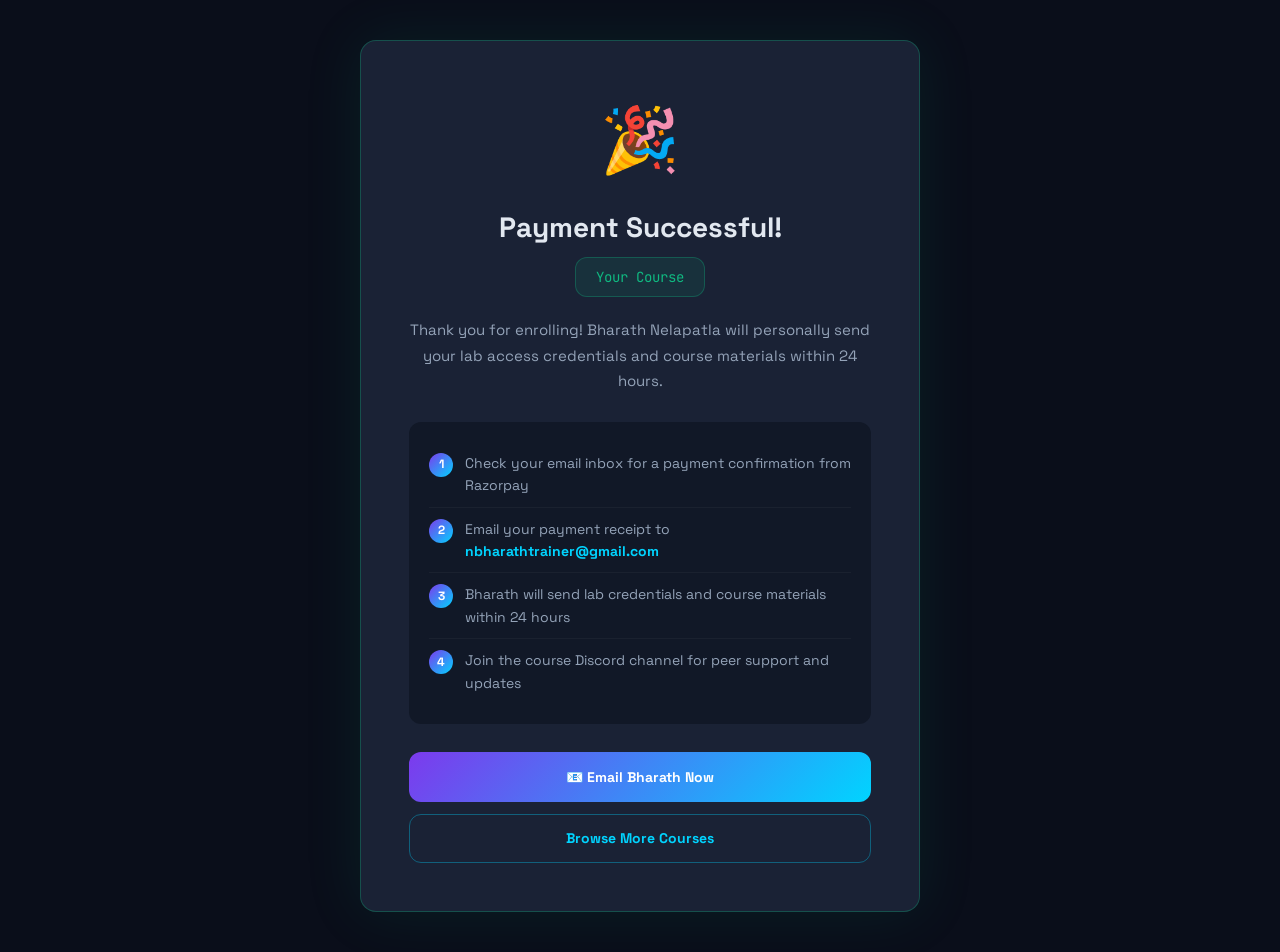
<file: thankyou.html>
<!DOCTYPE html>
<html lang="en">
<head>
<meta charset="UTF-8">
<meta name="viewport" content="width=device-width, initial-scale=1.0">
<title>Payment Successful – TechGuruBharath Academy</title>
<link rel="icon" type="image/svg+xml" href="favicon.svg">
<style>@import url('https://fonts.googleapis.com/css2?family=Space+Grotesk:wght@400;500;600;700&family=JetBrains+Mono:wght@400;500&display=swap');

:root {
  --bg:#0a0e1a;--bg2:#111827;--bg3:#1a2235;--bg4:#1e2d40;
  --accent:#00d4ff;--accent2:#7c3aed;--accent3:#10b981;--accent4:#f59e0b;--accent5:#ef4444;
  --text:#e2e8f0;--text2:#94a3b8;--text3:#64748b;--border:#1e3a52;
  --font:'Space Grotesk',sans-serif;--mono:'JetBrains Mono',monospace;
  --radius:12px;--radius-lg:16px;--shadow:0 4px 24px rgba(0,0,0,.4);
}
*,*::before,*::after{box-sizing:border-box;margin:0;padding:0}
html{scroll-behavior:smooth}
body{background:var(--bg);color:var(--text);font-family:var(--font);font-size:16px;line-height:1.6;overflow-x:hidden}
a{text-decoration:none;color:inherit}
img{max-width:100%;display:block}
.container{max-width:1100px;margin:0 auto;padding:0 24px}
h1{font-size:clamp(2rem,5vw,3.2rem);font-weight:700;line-height:1.15}
h2{font-size:clamp(1.6rem,3.5vw,2.4rem);font-weight:700;line-height:1.2}
h3{font-size:1.15rem;font-weight:700}
.grad-text{background:linear-gradient(90deg,var(--accent),var(--accent2));-webkit-background-clip:text;-webkit-text-fill-color:transparent;background-clip:text}
.btn-primary{display:inline-flex;align-items:center;gap:6px;background:linear-gradient(135deg,var(--accent2),var(--accent));color:#fff;border:none;border-radius:var(--radius);padding:10px 22px;font-size:14px;font-weight:700;cursor:pointer;transition:transform .15s,box-shadow .15s;font-family:var(--font);white-space:nowrap}
.btn-primary:hover{transform:translateY(-2px);box-shadow:0 8px 24px rgba(124,58,237,.4)}
.btn-outline{display:inline-flex;align-items:center;gap:6px;background:transparent;color:var(--accent);border:1.5px solid rgba(0,212,255,.35);border-radius:var(--radius);padding:10px 22px;font-size:14px;font-weight:700;cursor:pointer;transition:background .2s,border-color .2s;font-family:var(--font);white-space:nowrap}
.btn-outline:hover{background:rgba(0,212,255,.08);border-color:var(--accent)}
.btn-lg{padding:13px 30px;font-size:15px}
.btn-pay{display:inline-flex;align-items:center;justify-content:center;gap:8px;background:linear-gradient(135deg,#10b981,#059669);color:#fff;border:none;border-radius:var(--radius);padding:12px 28px;font-size:15px;font-weight:700;cursor:pointer;transition:transform .15s,box-shadow .15s;font-family:var(--font);width:100%;margin-top:16px}
.btn-pay:hover{transform:translateY(-2px);box-shadow:0 8px 24px rgba(16,185,129,.4)}

/* NAV */
.nav{position:fixed;top:0;left:0;right:0;z-index:200;background:rgba(10,14,26,.96);border-bottom:1px solid var(--border);backdrop-filter:blur(14px)}
.nav-container{max-width:1100px;margin:0 auto;padding:0 24px;height:64px;display:flex;align-items:center;justify-content:space-between;gap:20px}
.nav-logo{display:flex;align-items:center;gap:10px;flex-shrink:0}
.logo-icon{width:38px;height:38px;background:linear-gradient(135deg,var(--accent2),var(--accent));border-radius:10px;display:flex;align-items:center;justify-content:center;font-size:15px;font-weight:800;color:#fff;flex-shrink:0}
.nav-title{font-size:15px;font-weight:700;background:linear-gradient(90deg,var(--accent),var(--accent2));-webkit-background-clip:text;-webkit-text-fill-color:transparent}
.nav-sub{font-size:10px;color:var(--text3);font-family:var(--mono)}
.nav-links{display:flex;gap:4px;align-items:center}
.nav-link{padding:7px 14px;border-radius:8px;font-size:14px;font-weight:600;color:var(--text2);transition:all .2s}
.nav-link:hover,.nav-link.active{background:var(--bg3);color:var(--accent)}
.nav-right{display:flex;align-items:center;gap:12px}
.hamburger{display:none;flex-direction:column;gap:5px;background:none;border:none;cursor:pointer;padding:4px}
.hamburger span{display:block;width:22px;height:2px;background:var(--text);border-radius:2px;transition:all .3s}
.hamburger.open span:nth-child(1){transform:rotate(45deg) translate(5px,5px)}
.hamburger.open span:nth-child(2){opacity:0}
.hamburger.open span:nth-child(3){transform:rotate(-45deg) translate(5px,-5px)}
.mobile-menu{display:none;flex-direction:column;background:var(--bg2);border-top:1px solid var(--border);padding:12px 24px 20px}
.mobile-menu.open{display:flex}
.mob-link{padding:12px 0;font-size:15px;font-weight:600;color:var(--text2);border-bottom:1px solid rgba(255,255,255,.04)}
.mob-link:last-child{border:none}
.mob-link.active,.mob-link:hover{color:var(--accent)}

/* HERO */
.hero{position:relative;padding:130px 0 80px;overflow:hidden}
.hero-bg{position:absolute;inset:0;z-index:0}
.grid-overlay{position:absolute;inset:0;background-image:linear-gradient(rgba(0,212,255,.04) 1px,transparent 1px),linear-gradient(90deg,rgba(0,212,255,.04) 1px,transparent 1px);background-size:60px 60px}
.glow-orb{position:absolute;border-radius:50%;filter:blur(80px);opacity:.22;animation:orbFloat 8s ease-in-out infinite}
.orb1{width:500px;height:500px;background:var(--accent2);top:-200px;right:-100px}
.orb2{width:400px;height:400px;background:var(--accent);bottom:-150px;left:-100px;animation-delay:4s}
.orb3{width:600px;height:600px;background:var(--accent2);top:50%;left:50%;transform:translate(-50%,-50%);animation-delay:2s}
@keyframes orbFloat{0%,100%{transform:translateY(0)}50%{transform:translateY(-30px)}}
.hero-inner{position:relative;z-index:1;display:grid;grid-template-columns:1fr 420px;gap:60px;align-items:center}
.hero-tag{display:inline-flex;align-items:center;gap:8px;background:rgba(0,212,255,.08);border:1px solid rgba(0,212,255,.2);border-radius:20px;padding:5px 16px;font-size:12px;font-family:var(--mono);color:var(--accent);margin-bottom:20px}
.pulse-dot{width:7px;height:7px;background:var(--accent);border-radius:50%;animation:pulse 2s infinite}
@keyframes pulse{0%,100%{opacity:1;transform:scale(1)}50%{opacity:.4;transform:scale(1.5)}}
.hero h1{margin-bottom:18px}
.hero-desc{font-size:18px;color:var(--text2);line-height:1.65;margin-bottom:30px;max-width:520px}
.hero-btns{display:flex;gap:12px;flex-wrap:wrap;margin-bottom:28px}
.hero-trust{display:flex;gap:20px;flex-wrap:wrap;font-size:13px;color:var(--text3)}
.trainer-badge{display:inline-flex;align-items:center;gap:10px;background:var(--bg3);border:1px solid var(--border);border-radius:var(--radius);padding:10px 16px;margin-bottom:24px}
.trainer-badge-icon{width:36px;height:36px;border-radius:50%;background:linear-gradient(135deg,var(--accent2),var(--accent));display:flex;align-items:center;justify-content:center;font-size:14px;font-weight:800;color:#fff;flex-shrink:0}
.trainer-badge-text{font-size:13px;color:var(--text2)}.trainer-badge-name{font-size:14px;font-weight:700;color:var(--text)}
.clients-row{display:flex;gap:10px;flex-wrap:wrap;margin-top:8px}
.client-pill{font-size:11px;font-family:var(--mono);background:rgba(0,212,255,.07);border:1px solid rgba(0,212,255,.18);border-radius:20px;padding:3px 10px;color:var(--accent)}

/* XP Card */
.xp-card{background:var(--bg3);border:1px solid var(--border);border-radius:var(--radius-lg);padding:22px;box-shadow:0 0 60px rgba(124,58,237,.15)}
.xp-header{display:flex;align-items:center;gap:12px;margin-bottom:18px}
.xp-avatar{width:44px;height:44px;border-radius:50%;background:linear-gradient(135deg,var(--accent2),var(--accent));display:flex;align-items:center;justify-content:center;font-size:15px;font-weight:800;color:#fff;flex-shrink:0}
.xp-name{font-size:15px;font-weight:700}.xp-track{font-size:12px;color:var(--text3);font-family:var(--mono)}
.xp-badge-lvl{margin-left:auto;background:linear-gradient(135deg,var(--accent2),var(--accent));border-radius:20px;padding:4px 14px;font-size:13px;font-weight:800;color:#fff}
.xp-bar-label{display:flex;justify-content:space-between;font-size:12px;color:var(--text3);font-family:var(--mono);margin-bottom:6px}
.xp-track-bar{height:8px;background:var(--bg4);border-radius:4px;overflow:hidden;margin-bottom:18px}
.xp-fill{height:100%;border-radius:4px;background:linear-gradient(90deg,var(--accent2),var(--accent));transition:width 1.5s ease}
.xp-achievements{display:flex;gap:8px;margin-bottom:18px}
.xp-ach{width:38px;height:38px;border-radius:10px;display:flex;align-items:center;justify-content:center;font-size:20px;border:1px solid var(--border);background:var(--bg2);cursor:default;transition:transform .2s}
.xp-ach:hover{transform:scale(1.15)}
.xp-ach.unlocked{border-color:rgba(245,158,11,.4);background:rgba(245,158,11,.08)}
.xp-ach.locked{opacity:.35;filter:grayscale(.8)}
.active-quest{background:var(--bg2);border-radius:var(--radius);padding:14px;border:1px solid rgba(16,185,129,.2)}
.aq-label{font-size:10px;font-weight:700;letter-spacing:.08em;color:var(--accent3);font-family:var(--mono);margin-bottom:5px}
.aq-name{font-size:14px;font-weight:700;margin-bottom:8px}
.aq-meta{display:flex;gap:8px}
.aq-track{font-size:11px;font-family:var(--mono);background:rgba(0,212,255,.1);border:1px solid rgba(0,212,255,.2);border-radius:4px;padding:2px 8px;color:var(--accent)}
.aq-xp{font-size:11px;font-family:var(--mono);color:var(--accent4);font-weight:700}

/* STATS */
.stats-banner{background:var(--bg3);border-top:1px solid var(--border);border-bottom:1px solid var(--border);padding:32px 0}
.stats-grid{display:grid;grid-template-columns:repeat(4,1fr);gap:20px;text-align:center}
.stat-num{font-size:2.2rem;font-weight:800;font-family:var(--mono);background:linear-gradient(90deg,var(--accent),var(--accent2));-webkit-background-clip:text;-webkit-text-fill-color:transparent}
.stat-label{font-size:13px;color:var(--text2);margin-top:4px}

/* SECTIONS */
.section{padding:90px 0}
.section-dark{background:var(--bg2)}
.section-header{text-align:center;max-width:600px;margin:0 auto 52px}
.section-header h2{margin-bottom:14px}
.section-header p{color:var(--text2);font-size:17px}
.section-tag{display:inline-block;font-size:11px;font-weight:700;letter-spacing:.1em;color:var(--accent);font-family:var(--mono);background:rgba(0,212,255,.08);border:1px solid rgba(0,212,255,.2);border-radius:20px;padding:4px 14px;margin-bottom:14px}

/* HOW IT WORKS */
.how-grid{display:grid;grid-template-columns:repeat(4,1fr);gap:20px}
.how-card{background:var(--bg3);border:1px solid var(--border);border-radius:var(--radius);padding:28px 22px;position:relative;transition:border-color .25s,transform .25s}
.how-card:hover{border-color:var(--accent);transform:translateY(-4px)}
.how-num{position:absolute;top:16px;right:18px;font-size:38px;font-weight:800;font-family:var(--mono);color:rgba(255,255,255,.04);line-height:1}
.how-icon{font-size:32px;margin-bottom:14px}
.how-card h3{margin-bottom:10px}
.how-card p{font-size:14px;color:var(--text2);line-height:1.6}

/* COURSES GRID */
.courses-grid{display:grid;grid-template-columns:repeat(auto-fill,minmax(280px,1fr));gap:20px}
.course-card{background:var(--bg3);border:1px solid var(--border);border-radius:var(--radius-lg);padding:24px;position:relative;overflow:hidden;transition:all .25s;display:flex;flex-direction:column}
.course-card::before{content:'';position:absolute;top:0;left:0;right:0;height:3px;background:linear-gradient(90deg,var(--c1),var(--c2))}
.course-card:hover{border-color:rgba(255,255,255,.15);transform:translateY(-3px);box-shadow:var(--shadow)}
.course-icon{font-size:36px;margin-bottom:12px}
.course-name{font-size:17px;font-weight:700;margin-bottom:8px}
.course-desc{font-size:13px;color:var(--text2);line-height:1.6;margin-bottom:14px;flex:1}
.course-topics{display:flex;flex-wrap:wrap;gap:6px;margin-bottom:16px}
.topic-tag{font-size:11px;font-family:var(--mono);background:rgba(0,212,255,.07);border:1px solid rgba(0,212,255,.18);border-radius:5px;padding:3px 8px;color:var(--accent)}
.course-footer{display:flex;align-items:center;justify-content:space-between;margin-bottom:4px}
.course-meta{display:flex;gap:8px;align-items:center}
.quest-count{font-size:11px;font-family:var(--mono);color:var(--text3)}
.diff-badge{font-size:10px;font-family:var(--mono);font-weight:700;padding:2px 8px;border-radius:20px}
.diff-beginner{background:rgba(16,185,129,.15);color:var(--accent3)}
.diff-intermediate{background:rgba(245,158,11,.15);color:var(--accent4)}
.diff-advanced{background:rgba(239,68,68,.15);color:#ef4444}
.price-tag{font-size:22px;font-weight:800;font-family:var(--mono);color:var(--accent3)}
.price-sub{font-size:11px;color:var(--text3)}

/* TRAINERS ROW */
.clients-section{padding:40px 0}
.clients-label{text-align:center;font-size:12px;font-family:var(--mono);letter-spacing:.1em;color:var(--text3);margin-bottom:20px}
.clients-logos{display:flex;justify-content:center;gap:16px;flex-wrap:wrap}
.client-logo{background:var(--bg3);border:1px solid var(--border);border-radius:var(--radius);padding:10px 20px;font-size:13px;font-weight:700;color:var(--text2);font-family:var(--mono);transition:all .2s}
.client-logo:hover{border-color:var(--accent);color:var(--accent)}

/* TESTIMONIALS */
.testi-grid{display:grid;grid-template-columns:repeat(3,1fr);gap:20px}
.testi-card{background:var(--bg3);border:1px solid var(--border);border-radius:var(--radius);padding:26px;transition:border-color .2s}
.testi-card:hover{border-color:rgba(0,212,255,.25)}
.testi-stars{color:var(--accent4);font-size:16px;margin-bottom:14px;letter-spacing:2px}
.testi-card p{font-size:14px;color:var(--text2);line-height:1.7;margin-bottom:20px;font-style:italic}
.testi-author{display:flex;align-items:center;gap:12px}
.testi-avatar{width:38px;height:38px;border-radius:50%;display:flex;align-items:center;justify-content:center;font-size:13px;font-weight:800;flex-shrink:0}
.testi-name{font-size:14px;font-weight:700}
.testi-role{font-size:12px;color:var(--text3)}

/* CTA */
.cta-section{position:relative;padding:100px 0;overflow:hidden;background:var(--bg2);border-top:1px solid var(--border)}
.cta-bg{position:absolute;inset:0}
.cta-inner{position:relative;z-index:1;text-align:center;max-width:600px;margin:0 auto}
.cta-inner h2{margin-bottom:16px}
.cta-inner p{font-size:17px;color:var(--text2);margin-bottom:32px}
.cta-btns{display:flex;gap:14px;justify-content:center;flex-wrap:wrap}

/* FOOTER */
.footer{background:var(--bg);border-top:1px solid var(--border);padding:60px 0 30px}
.footer-grid{display:grid;grid-template-columns:1fr 2fr;gap:60px;margin-bottom:48px}
.footer-desc{font-size:14px;color:var(--text2);line-height:1.65;margin-bottom:20px}
.footer-links{display:grid;grid-template-columns:repeat(3,1fr);gap:20px}
.footer-heading{font-size:12px;font-weight:700;letter-spacing:.08em;color:var(--text3);font-family:var(--mono);margin-bottom:14px}
.footer-link{display:block;font-size:14px;color:var(--text2);margin-bottom:10px;transition:color .2s}
.footer-link:hover{color:var(--accent)}
.footer-social{display:flex;gap:12px;margin-top:16px}
.social-link{font-size:13px;font-family:var(--mono);color:var(--accent);border:1px solid rgba(0,212,255,.3);border-radius:6px;padding:4px 12px;transition:background .2s}
.social-link:hover{background:rgba(0,212,255,.08)}
.footer-bottom{border-top:1px solid var(--border);padding-top:24px;display:flex;justify-content:space-between;align-items:center;font-size:13px;color:var(--text3);flex-wrap:wrap;gap:10px}

/* PAGE HERO */
.page-hero{padding:120px 0 60px;background:var(--bg2);border-bottom:1px solid var(--border);position:relative;overflow:hidden}
.page-hero .container{position:relative;z-index:1}
.page-hero h1{margin-bottom:14px}
.page-hero p{font-size:17px;color:var(--text2);max-width:560px}

/* ABOUT PAGE */
.about-grid{display:grid;grid-template-columns:360px 1fr;gap:48px;align-items:start}
.about-profile{background:var(--bg3);border:1px solid var(--border);border-radius:var(--radius-lg);padding:28px;text-align:center}
.about-avatar{width:100px;height:100px;border-radius:50%;background:linear-gradient(135deg,var(--accent2),var(--accent));display:flex;align-items:center;justify-content:center;font-size:38px;font-weight:800;color:#fff;margin:0 auto 16px}
.about-name{font-size:22px;font-weight:700;margin-bottom:4px}
.about-role{font-size:14px;color:var(--accent);font-family:var(--mono);margin-bottom:16px}
.about-email{font-size:13px;color:var(--text2);font-family:var(--mono);background:var(--bg2);border:1px solid var(--border);border-radius:8px;padding:8px 14px;margin-bottom:16px}
.client-badges{display:flex;flex-wrap:wrap;gap:8px;justify-content:center;margin-top:14px}
.client-b{font-size:12px;font-weight:700;font-family:var(--mono);background:rgba(124,58,237,.12);border:1px solid rgba(124,58,237,.3);border-radius:6px;padding:4px 12px;color:var(--accent2)}
.about-card{background:var(--bg3);border:1px solid var(--border);border-radius:var(--radius);padding:22px;margin-bottom:16px}
.timeline{position:relative;padding-left:28px}
.timeline::before{content:'';position:absolute;left:0;top:0;bottom:0;width:2px;background:linear-gradient(180deg,var(--accent2),var(--accent));border-radius:2px;opacity:.5}
.tl-item{position:relative;margin-bottom:28px}
.tl-item::before{content:'';position:absolute;left:-33px;top:4px;width:10px;height:10px;border-radius:50%;background:var(--accent);box-shadow:0 0 10px var(--accent)}
.tl-year{font-size:11px;font-family:var(--mono);color:var(--accent);font-weight:700;margin-bottom:4px}
.tl-title{font-size:15px;font-weight:700;margin-bottom:4px}
.tl-desc{font-size:13px;color:var(--text2);line-height:1.6}
.tags-wrap{display:flex;flex-wrap:wrap;gap:8px;margin-top:12px}
.skill-tag{font-size:12px;font-family:var(--mono);background:rgba(0,212,255,.08);border:1px solid rgba(0,212,255,.2);border-radius:6px;padding:4px 12px;color:var(--accent)}

/* CONTACT FORM */
.contact-form{background:var(--bg3);border:1px solid var(--border);border-radius:var(--radius-lg);padding:32px}
.form-group{margin-bottom:18px}
.form-label{display:block;font-size:12px;font-weight:700;color:var(--text3);margin-bottom:6px;font-family:var(--mono);letter-spacing:.04em}
.form-input{width:100%;background:var(--bg2);border:1px solid var(--border);border-radius:var(--radius);padding:12px 16px;font-size:14px;color:var(--text);font-family:var(--font);transition:border-color .2s;outline:none}
.form-input:focus{border-color:var(--accent)}
.form-input::placeholder{color:var(--text3)}
textarea.form-input{min-height:130px;resize:vertical}
select.form-input option{background:var(--bg2)}
.form-row{display:grid;grid-template-columns:1fr 1fr;gap:14px}
.contact-info-card{background:var(--bg3);border:1px solid var(--border);border-radius:var(--radius);padding:18px 20px;display:flex;align-items:center;gap:14px;margin-bottom:12px;transition:border-color .2s}
.contact-info-card:hover{border-color:var(--accent)}
.ci-icon{font-size:24px;width:40px;text-align:center}
.ci-label{font-size:11px;color:var(--text3);font-family:var(--mono);margin-bottom:3px}
.ci-val{font-size:14px;font-weight:700;color:var(--accent)}

/* THANK YOU PAGE */
.thankyou-wrap{min-height:100vh;display:flex;align-items:center;justify-content:center;padding:40px 24px}
.thankyou-card{background:var(--bg3);border:1px solid rgba(16,185,129,.3);border-radius:var(--radius-lg);padding:48px;max-width:560px;width:100%;text-align:center;box-shadow:0 0 60px rgba(16,185,129,.1)}
.ty-icon{font-size:64px;margin-bottom:20px}
.ty-title{font-size:28px;font-weight:700;margin-bottom:12px}
.ty-course{display:inline-block;background:rgba(16,185,129,.1);border:1px solid rgba(16,185,129,.3);border-radius:var(--radius);padding:8px 20px;font-family:var(--mono);font-size:14px;color:var(--accent3);margin-bottom:20px}
.ty-desc{font-size:15px;color:var(--text2);line-height:1.7;margin-bottom:28px}
.ty-steps{background:var(--bg2);border-radius:var(--radius);padding:20px;text-align:left;margin-bottom:28px}
.ty-step{display:flex;gap:12px;padding:10px 0;border-bottom:1px solid rgba(255,255,255,.04);font-size:14px;color:var(--text2)}
.ty-step:last-child{border:none}
.ty-step-num{width:24px;height:24px;border-radius:50%;background:linear-gradient(135deg,var(--accent2),var(--accent));display:flex;align-items:center;justify-content:center;font-size:12px;font-weight:800;color:#fff;flex-shrink:0;margin-top:1px}

/* TERMINAL */
.terminal{background:#0d1117;border:1px solid #30363d;border-radius:var(--radius);padding:18px;font-family:var(--mono);font-size:13px}
.terminal-bar{display:flex;gap:7px;margin-bottom:14px}
.term-dot{width:11px;height:11px;border-radius:50%}
.term-cmd{color:#7ee787;margin-bottom:4px}
.term-out{color:#8b949e}
.term-hint{color:#e3b341;margin-top:4px}
.term-err{color:#f85149}
.choice-btn{display:flex;align-items:center;gap:12px;width:100%;background:var(--bg2);border:1px solid var(--border);border-radius:var(--radius);padding:14px 18px;cursor:pointer;font-size:14px;color:var(--text);text-align:left;transition:all .2s;font-family:var(--font);margin-bottom:10px}
.choice-btn:hover{border-color:var(--accent);background:rgba(0,212,255,.04)}
.choice-btn.correct{border-color:var(--accent3);background:rgba(16,185,129,.08);color:var(--accent3)}
.choice-btn.wrong{border-color:var(--accent5);background:rgba(239,68,68,.08);color:var(--accent5)}
.choice-btn.disabled{pointer-events:none}
.choice-key{min-width:28px;height:28px;border-radius:7px;background:var(--bg3);border:1px solid var(--border);display:flex;align-items:center;justify-content:center;font-size:12px;font-weight:800;font-family:var(--mono);flex-shrink:0}
.feedback-box{display:none;padding:16px;border-radius:var(--radius);font-size:14px;line-height:1.6;margin-top:16px}
.feedback-box.correct{background:rgba(16,185,129,.08);border:1px solid rgba(16,185,129,.3);color:var(--accent3)}
.feedback-box.wrong{background:rgba(239,68,68,.08);border:1px solid rgba(239,68,68,.3);color:var(--accent5)}

/* LEADERBOARD */
.lb-row{display:flex;align-items:center;gap:12px;padding:10px 14px;border-radius:var(--radius);transition:background .2s}
.lb-row:hover{background:var(--bg2)}
.lb-row.you{background:rgba(124,58,237,.12);border:1px solid rgba(124,58,237,.25)}
.lb-rank{font-size:13px;font-family:var(--mono);font-weight:800;width:24px;color:var(--text3)}
.lb-rank.gold{color:var(--accent4)}.lb-rank.silver{color:#94a3b8}.lb-rank.bronze{color:#b45309}
.lb-avatar{width:32px;height:32px;border-radius:50%;display:flex;align-items:center;justify-content:center;font-size:12px;font-weight:800;flex-shrink:0}
.lb-name{font-size:14px;font-weight:600;flex:1}
.lb-you-tag{font-size:10px;color:var(--accent2);font-family:var(--mono);margin-left:6px}
.lb-xp{font-size:13px;font-weight:800;font-family:var(--mono);color:var(--accent4)}
.lb-bar{height:3px;background:var(--bg4);border-radius:2px;margin:2px 0 10px;overflow:hidden}
.lb-fill{height:100%;background:linear-gradient(90deg,var(--accent2),var(--accent4));border-radius:2px}
.ach-grid{display:grid;grid-template-columns:repeat(auto-fill,minmax(110px,1fr));gap:10px}
.ach-card{background:var(--bg2);border:1px solid var(--border);border-radius:var(--radius);padding:16px 12px;text-align:center;transition:all .2s}
.ach-card:hover{transform:translateY(-2px)}
.ach-card.unlocked{border-color:rgba(245,158,11,.4);background:rgba(245,158,11,.05)}
.ach-card.locked{opacity:.4;filter:grayscale(.8)}
.ach-icon{font-size:30px;margin-bottom:8px}
.ach-name{font-size:12px;font-weight:700;margin-bottom:3px}
.ach-pts{font-size:11px;font-family:var(--mono);color:var(--accent4)}
.ach-tag{font-size:11px;color:var(--text3)}

/* ARENA */
.arena-layout{display:grid;grid-template-columns:1fr 340px;gap:24px}
.quest-panel{background:var(--bg3);border:1px solid var(--border);border-radius:var(--radius-lg);padding:24px;margin-bottom:24px}
.quest-track-badge{font-size:11px;font-weight:800;font-family:var(--mono);letter-spacing:.08em;background:rgba(16,185,129,.15);border:1px solid rgba(16,185,129,.3);border-radius:6px;padding:3px 12px;color:#10b981}
.quest-xp-badge{font-size:13px;font-weight:800;font-family:var(--mono);color:var(--accent4)}
.panel-box{background:var(--bg3);border:1px solid var(--border);border-radius:var(--radius-lg);padding:20px;margin-bottom:20px}
.panel-title{font-size:12px;font-weight:800;font-family:var(--mono);letter-spacing:.08em;color:var(--text3);margin-bottom:16px}
.tab-row{display:flex;gap:0;margin-bottom:16px;border-bottom:1px solid var(--border)}
.tab-btn{padding:8px 14px;font-size:13px;font-weight:600;color:var(--text3);cursor:pointer;border:none;background:none;border-bottom:2px solid transparent;transition:all .2s;font-family:var(--font)}
.tab-btn:hover,.tab-btn.active{color:var(--accent);border-bottom-color:var(--accent)}
.tab-content{display:none}
.tab-content.active{display:block}
.streak-row{display:flex;gap:6px;margin-bottom:14px}
.streak-day{width:28px;height:28px;border-radius:7px;display:flex;align-items:center;justify-content:center;font-size:14px;border:1px solid var(--border);background:var(--bg2)}
.streak-day.done{background:rgba(245,158,11,.15);border-color:rgba(245,158,11,.3)}

/* PRICING */
.pricing-grid{display:grid;grid-template-columns:repeat(3,1fr);gap:20px}
.price-card{background:var(--bg3);border:1px solid var(--border);border-radius:var(--radius-lg);padding:28px;position:relative;transition:border-color .25s}
.price-card:hover{border-color:rgba(255,255,255,.15)}
.price-card.featured{border-color:rgba(124,58,237,.5);background:rgba(124,58,237,.05)}
.price-popular{position:absolute;top:-13px;left:50%;transform:translateX(-50%);background:linear-gradient(135deg,var(--accent2),var(--accent));border-radius:20px;padding:4px 20px;font-size:12px;font-weight:800;color:#fff;white-space:nowrap}
.price-tier{font-size:11px;font-weight:800;letter-spacing:.1em;color:var(--text3);font-family:var(--mono);margin-bottom:10px}
.price-amt{font-size:38px;font-weight:800;font-family:var(--mono);margin-bottom:4px}
.price-period{font-size:13px;color:var(--text2);margin-bottom:20px}
.price-sep{height:1px;background:var(--border);margin:20px 0}
.price-feat{font-size:13px;color:var(--text2);padding:6px 0;display:flex;align-items:flex-start;gap:10px;line-height:1.5}
.price-feat .ok{color:var(--accent3);font-weight:700;flex-shrink:0}
.price-feat .no{opacity:.35;flex-shrink:0}

/* RESPONSIVE */
@media(max-width:900px){
  .hero-inner{grid-template-columns:1fr}
  .hero-visual{display:none}
  .how-grid{grid-template-columns:1fr 1fr}
  .stats-grid{grid-template-columns:1fr 1fr}
  .testi-grid{grid-template-columns:1fr}
  .pricing-grid{grid-template-columns:1fr}
  .footer-grid{grid-template-columns:1fr;gap:30px}
  .footer-links{grid-template-columns:1fr 1fr 1fr}
  .arena-layout{grid-template-columns:1fr}
  .about-grid{grid-template-columns:1fr}
  .form-row{grid-template-columns:1fr}
}
@media(max-width:640px){
  .nav-links{display:none}
  .hamburger{display:flex}
  .how-grid{grid-template-columns:1fr}
  .courses-grid{grid-template-columns:1fr}
  .stats-grid{grid-template-columns:1fr 1fr}
  .footer-links{grid-template-columns:1fr 1fr}
  .hero-btns,.cta-btns{flex-direction:column}
  .clients-logos{gap:8px}
}
</style>
</head>
<body>

<div class="thankyou-wrap">
  <div class="thankyou-card">
    <div class="ty-icon">🎉</div>
    <h2 class="ty-title">Payment Successful!</h2>
    <div class="ty-course" id="ty-course-name">Your Course</div>
    <p class="ty-desc">Thank you for enrolling! Bharath Nelapatla will personally send your lab access credentials and course materials within 24 hours.</p>
    <div class="ty-steps">
      <div class="ty-step"><div class="ty-step-num">1</div><div>Check your email inbox for a payment confirmation from Razorpay</div></div>
      <div class="ty-step"><div class="ty-step-num">2</div><div>Email your payment receipt to <strong style="color:var(--accent)">nbharathtrainer@gmail.com</strong></div></div>
      <div class="ty-step"><div class="ty-step-num">3</div><div>Bharath will send lab credentials and course materials within 24 hours</div></div>
      <div class="ty-step"><div class="ty-step-num">4</div><div>Join the course Discord channel for peer support and updates</div></div>
    </div>
    <a href="mailto:nbharathtrainer@gmail.com?subject=Course Enrollment - Payment Confirmation" class="btn-primary" style="width:100%;justify-content:center;padding:14px;margin-bottom:12px">📧 Email Bharath Now</a>
    <a href="courses.html" class="btn-outline" style="width:100%;justify-content:center;padding:12px">Browse More Courses</a>
  </div>
</div>
<script>// TechGuruBharath Academy – Bharath Nelapatla

// Mobile menu
const hamburger = document.getElementById('hamburger');
const mobileMenu = document.getElementById('mobileMenu');
if(hamburger && mobileMenu){
  hamburger.addEventListener('click',()=>{
    hamburger.classList.toggle('open');
    mobileMenu.classList.toggle('open');
  });
}

// Sticky nav shadow
window.addEventListener('scroll',()=>{
  const nav = document.getElementById('mainNav');
  if(nav) nav.style.boxShadow = window.scrollY>10?'0 2px 20px rgba(0,0,0,.5)':'none';
});

// XP bar animation
window.addEventListener('load',()=>{
  const fill = document.querySelector('.xp-fill');
  if(fill){fill.style.width='0';setTimeout(()=>fill.style.width='85%',400);}
});

// Quest answer handler
window.answerQuest = function(idx, correct, expl){
  const btns = document.querySelectorAll('.choice-btn');
  const fb = document.getElementById('quest-feedback');
  btns.forEach((b,i)=>{
    b.classList.add('disabled');
    if(i===correct) b.classList.add('correct');
    else if(i===idx && idx!==correct) b.classList.add('wrong');
  });
  if(fb){
    fb.style.display='block';
    if(idx===correct){
      fb.className='feedback-box correct';
      fb.innerHTML='✅ <strong>Correct!</strong><br>'+(expl?.correct||'');
      const nb = document.getElementById('next-quest-btn');
      if(nb) nb.style.display='inline-flex';
    } else {
      fb.className='feedback-box wrong';
      fb.innerHTML='❌ <strong>Not quite.</strong> '+(expl?.wrong||'Review and try the next quest!');
    }
    fb.scrollIntoView({behavior:'smooth',block:'nearest'});
  }
};

// Trainer action buttons
window.trainerAction = function(btn, msg){
  btn.textContent=msg;btn.disabled=true;btn.style.opacity='.7';
};

// Scroll reveal
const observer = new IntersectionObserver(entries=>{
  entries.forEach(e=>{
    if(e.isIntersecting){
      e.target.style.opacity='1';
      e.target.style.transform='translateY(0)';
      observer.unobserve(e.target);
    }
  });
},{threshold:0.1});
document.querySelectorAll('.how-card,.course-card,.testi-card,.price-card,.ach-card').forEach(el=>{
  el.style.opacity='0';
  el.style.transform='translateY(20px)';
  el.style.transition='opacity .5s ease, transform .5s ease';
  observer.observe(el);
});

// Contact form
const cf = document.getElementById('contactForm');
if(cf){
  cf.addEventListener('submit',e=>{
    e.preventDefault();
    const btn = cf.querySelector('button[type=submit]');
    btn.textContent='✅ Message sent! Bharath will reply within 24 hours.';
    btn.disabled=true;
    btn.style.background='rgba(16,185,129,.2)';
    btn.style.borderColor='rgba(16,185,129,.4)';
    btn.style.color='#10b981';
  });
}

// Thank you page — read course from URL param
window.addEventListener('DOMContentLoaded',()=>{
  const cn = document.getElementById('ty-course-name');
  if(cn){
    const params = new URLSearchParams(window.location.search);
    const course = params.get('course')||'Your Course';
    cn.textContent = decodeURIComponent(course);
  }
});

// FAQ toggle
window.toggleFaq = function(el){
  const item = el.parentElement;
  const wasOpen = item.classList.contains('open');
  document.querySelectorAll('.faq-item').forEach(f=>f.classList.remove('open'));
  if(!wasOpen) item.classList.add('open');
};

// Billing toggle (pricing page)
window.toggleBilling = function(){
  const t = document.getElementById('billingToggle');
  const isYearly = t.classList.toggle('on');
  document.getElementById('pro-price').innerHTML = isYearly
    ? '₹149<span style="font-size:14px;color:var(--text2)">/mo</span>'
    : '₹199<span style="font-size:14px;color:var(--text2)">/course</span>';
  document.getElementById('bill-m').style.color = isYearly?'var(--text3)':'var(--accent)';
  document.getElementById('bill-y').style.color = isYearly?'var(--accent)':'var(--text3)';
};

// Arena tabs
window.switchTab = function(group, tab, btn){
  document.querySelectorAll('.tab-btn').forEach(b=>b.classList.remove('active'));
  btn.classList.add('active');
  document.getElementById(group+'-weekly').classList.remove('active');
  document.getElementById(group+'-alltime').classList.remove('active');
  document.getElementById(group+'-'+tab).classList.add('active');
};

// Arena timer
window.startTimer = function(n, seconds){
  const el = document.getElementById('timer'+n+'-val');
  const wrap = document.getElementById('timer'+n);
  if(!el) return;
  const iv = setInterval(()=>{
    const m=Math.floor(seconds/60), s=seconds%60;
    el.textContent=String(m).padStart(2,'0')+':'+String(s).padStart(2,'0');
    if(seconds<=30) wrap.classList.add('urgent');
    if(seconds--<=0) clearInterval(iv);
  },1000);
};

// Filter paths
window.filterPaths = function(cat, btn){
  document.querySelectorAll('.filter-btn').forEach(b=>b.classList.remove('active'));
  btn.classList.add('active');
  document.querySelectorAll('[data-cat]').forEach(card=>{
    card.style.display=(cat==='all'||card.dataset.cat===cat)?'flex':'none';
  });
};
</script>
</body>
</html>
</file>
